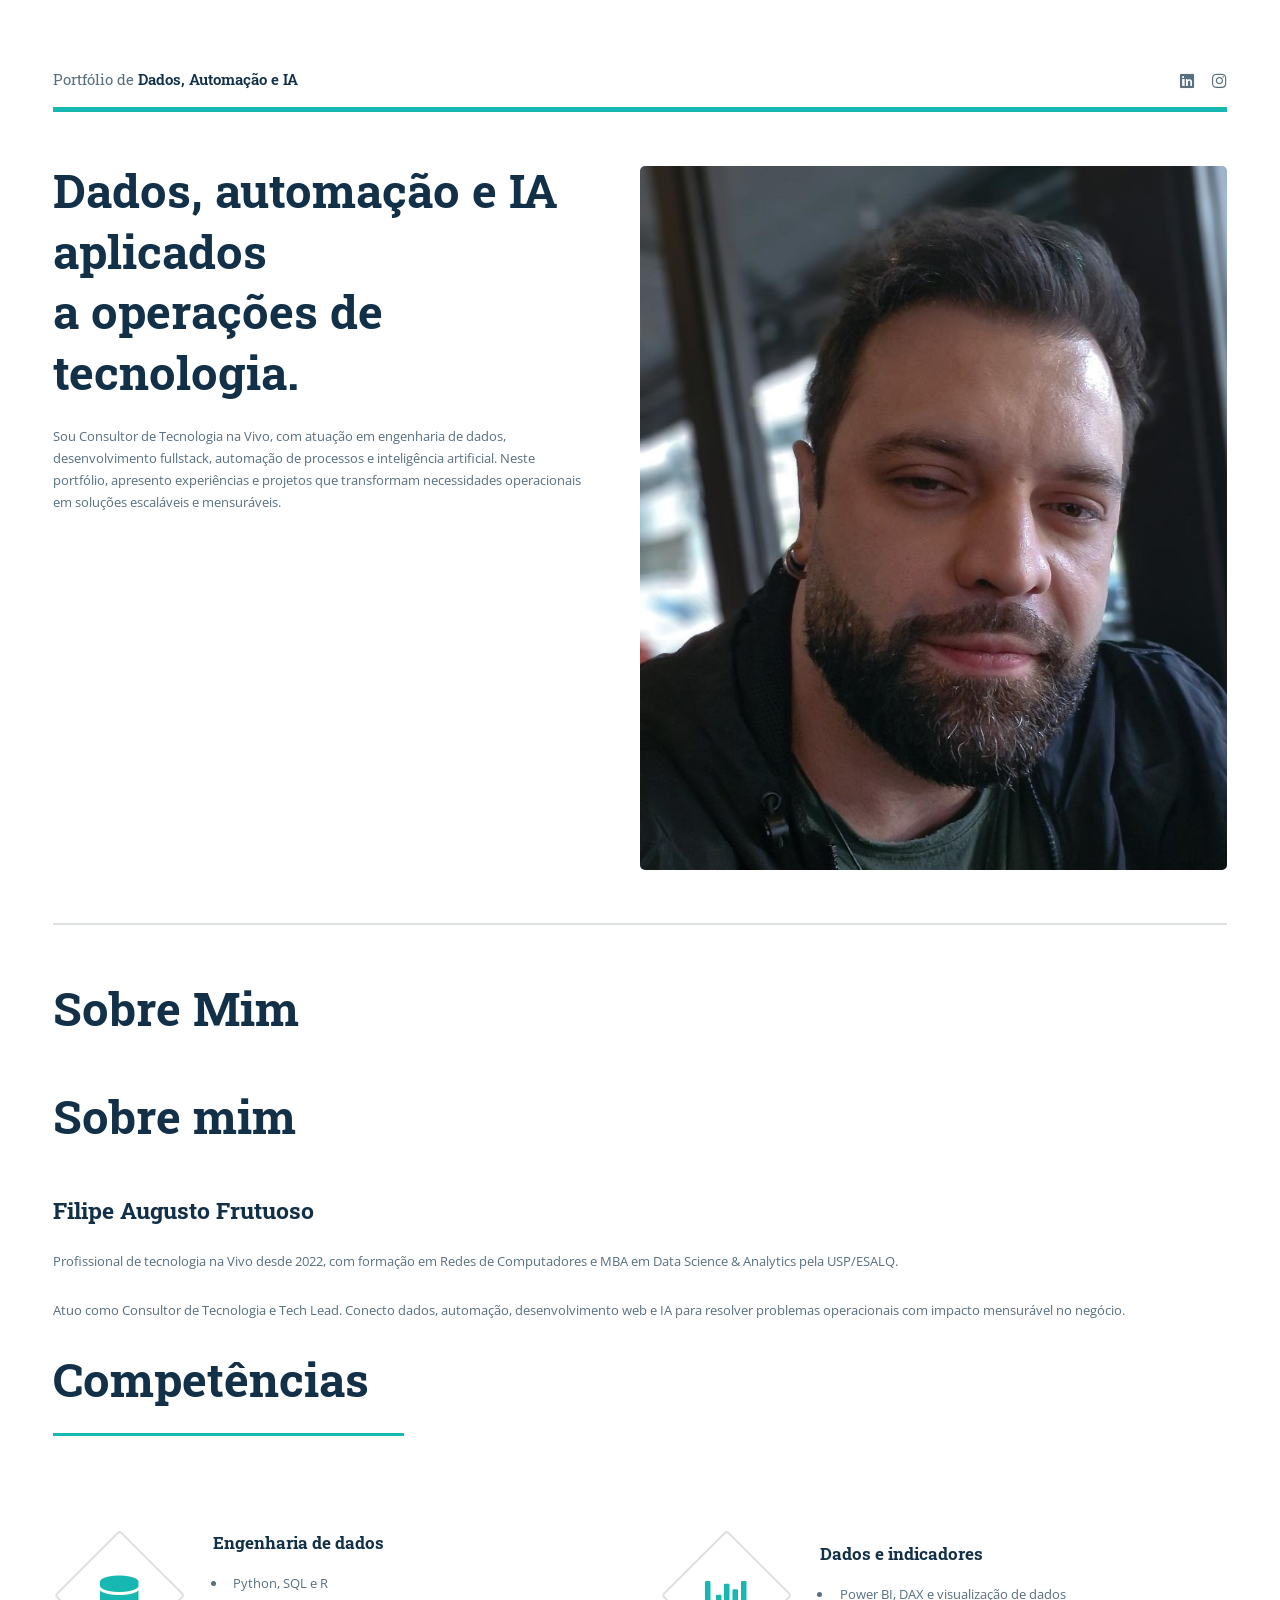
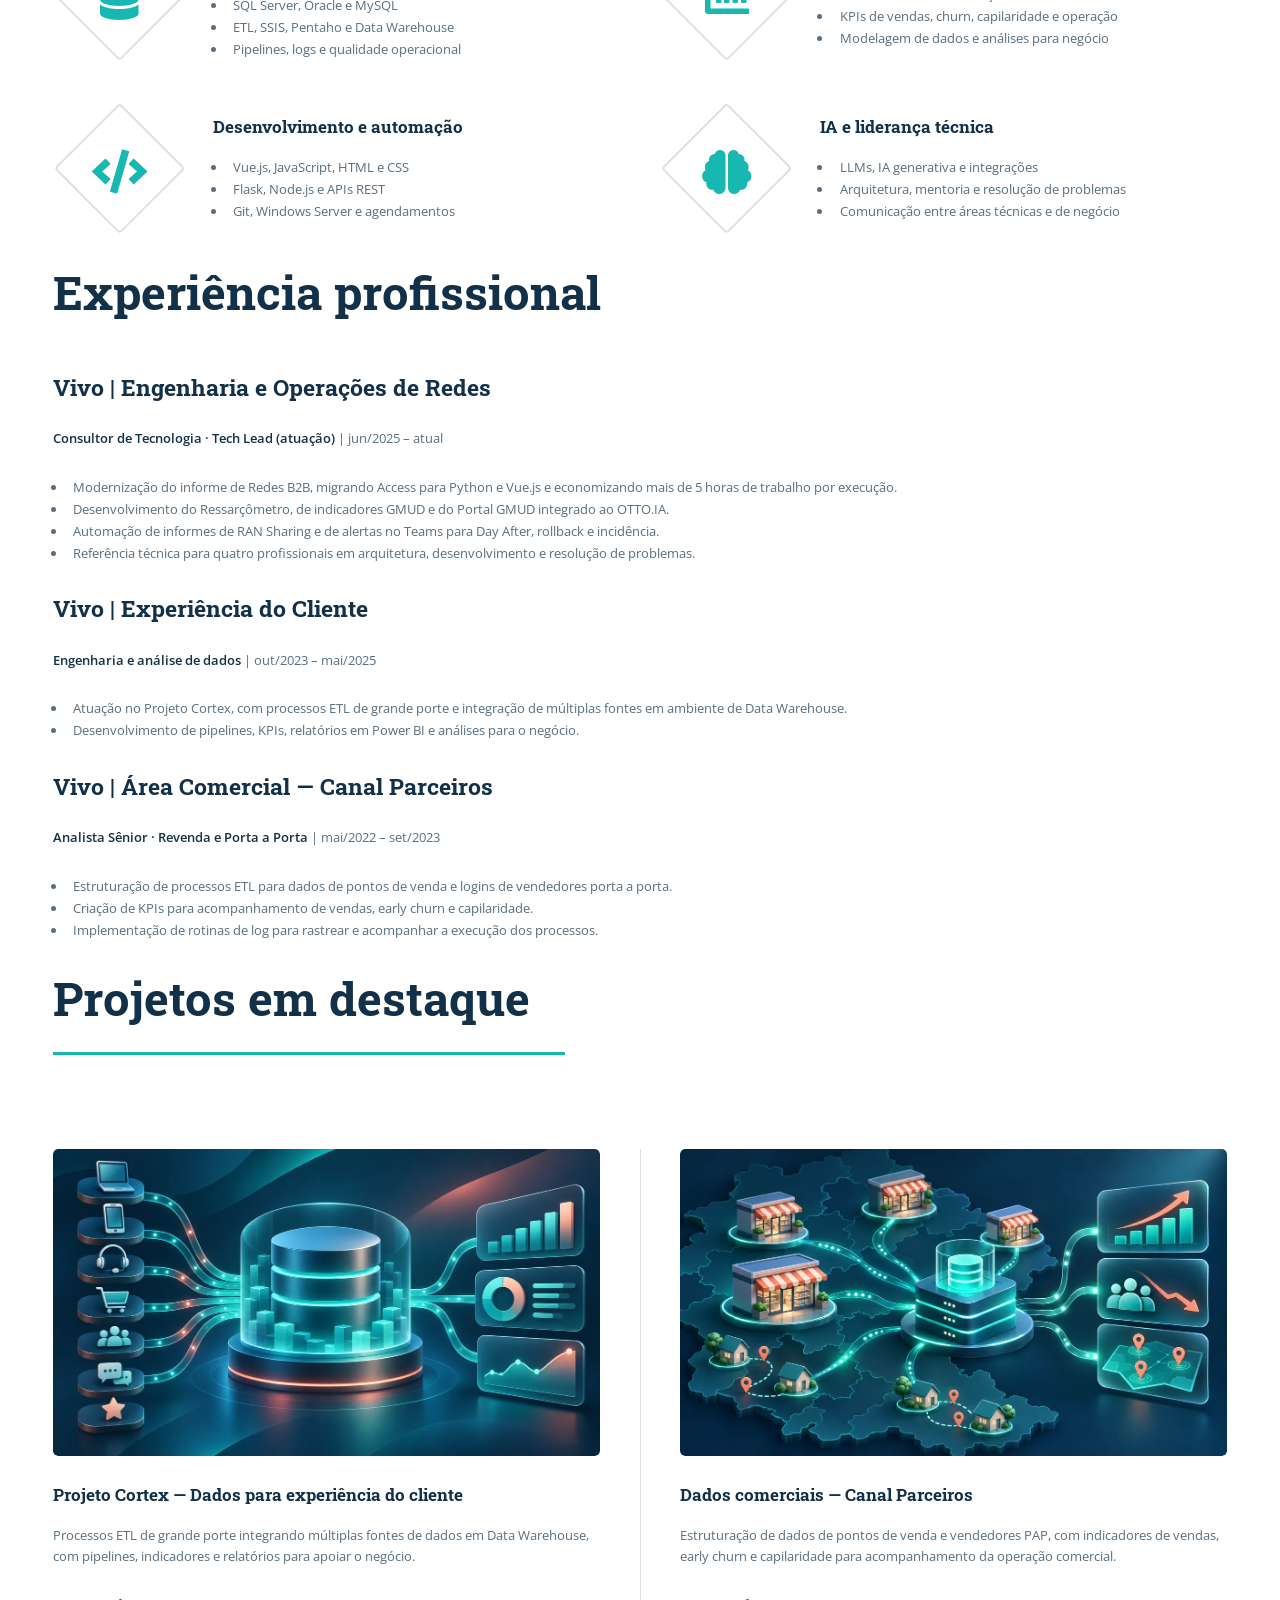
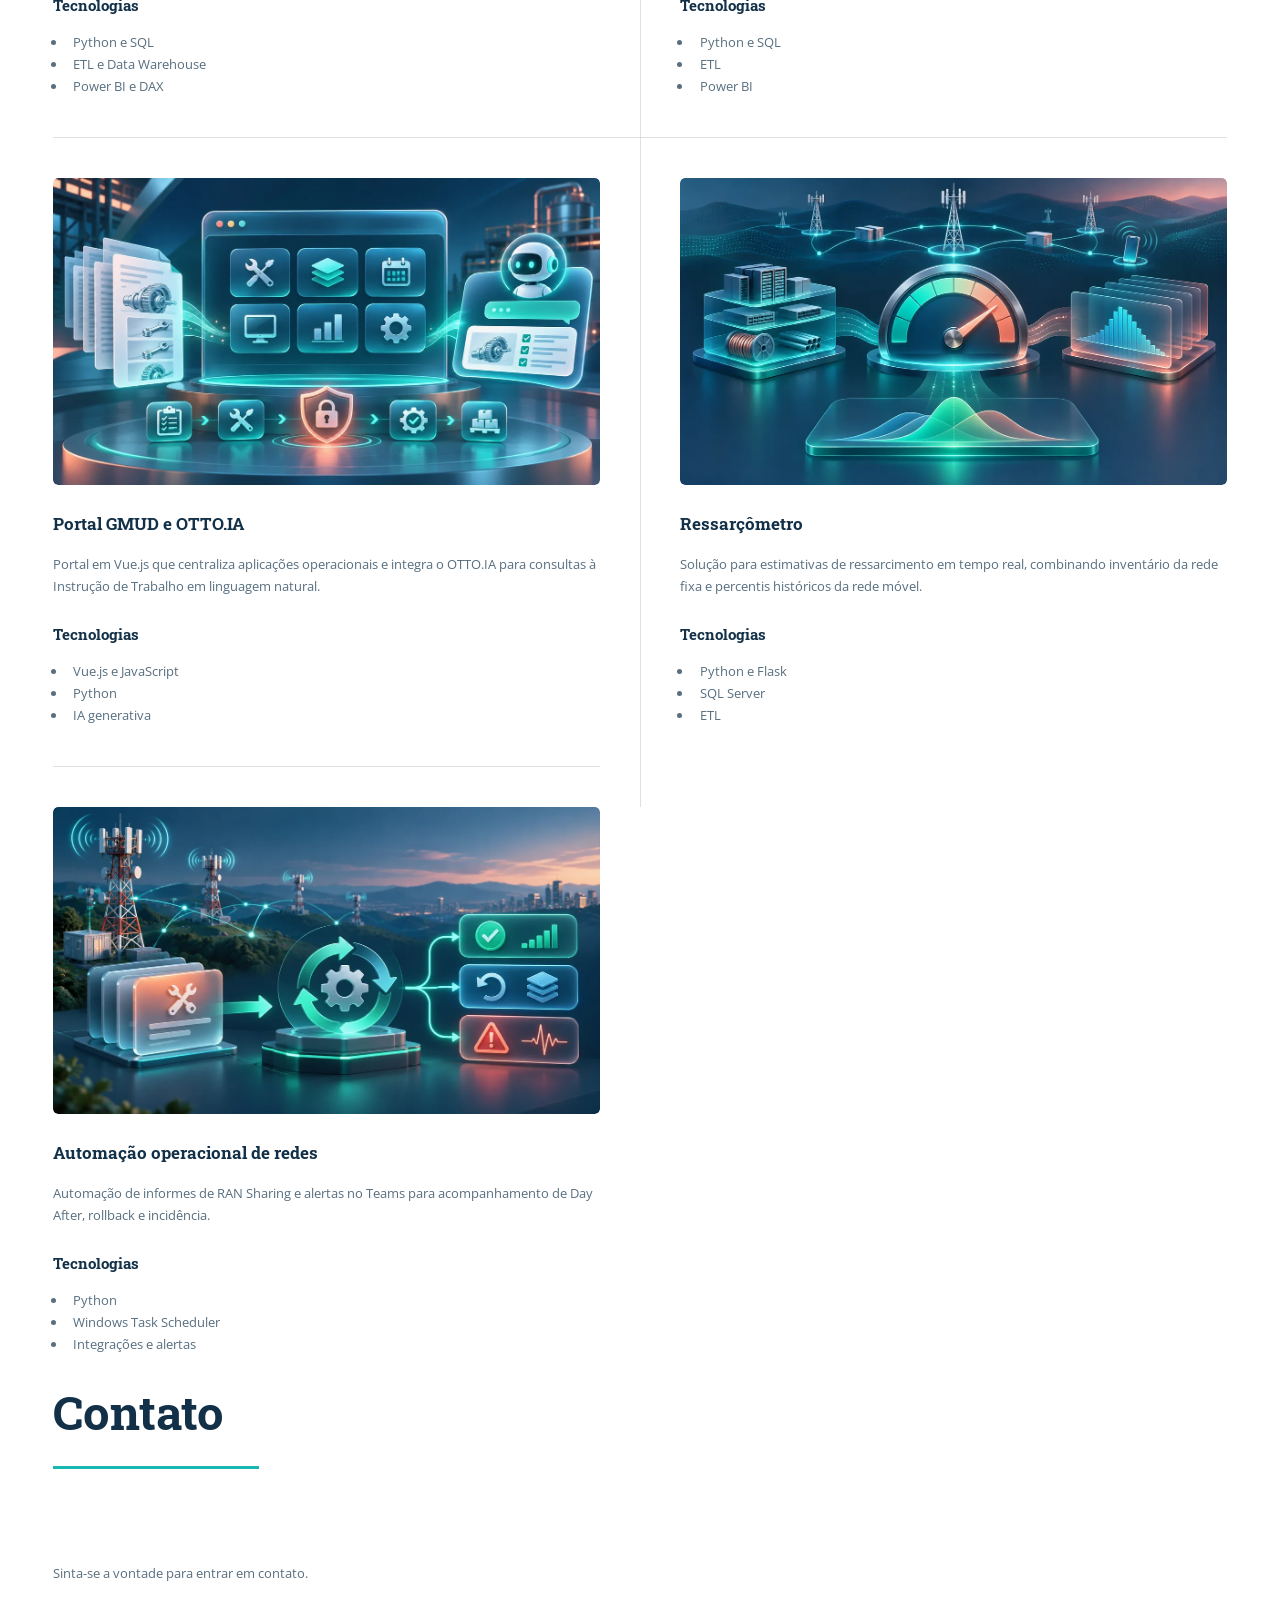
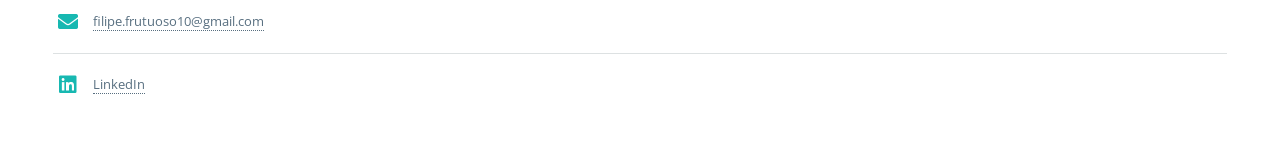
<file: index.html>
<!DOCTYPE HTML>
<!--
	Editorial by HTML5 UP
	html5up.net | @ajlkn
	Free for personal and commercial use under the CCA 3.0 license (html5up.net/license)
-->
<html>

<head>
	<title>Portfólio de Dados, Automação e IA | Filipe Frutuoso</title>
	<meta charset="utf-8" />
	<meta name="viewport" content="width=device-width, initial-scale=1, user-scalable=no" />
	<link rel="stylesheet" href="assets/css/main.css?v=a2f85059" />
</head>

<body class="is-preload">

	<!-- Wrapper -->
	<div id="wrapper">

		<!-- Main -->
		<div id="main">
			<div class="inner">

				<!-- Header -->
				<header id="header">
					<a href="index.html" class="logo">Portfólio de <strong>Dados, Automação e IA</strong></a>
					<ul class="icons">
						<li><a href="https://www.linkedin.com/in/filipe-augusto-frutuoso/"
								class="icon brands fa-linkedin"><span class="label">LinkedIn</span></a></li>
						<!--<li><a href="https://www.facebook.com/filipe.frutuoso/" class="icon brands fa-facebook-f"><span class="label">Facebook</span></a></li>-->
						<li><a href="https://www.instagram.com/lipefrutuoso/" class="icon brands fa-instagram"><span
									class="label">Instagram</span></a></li>
					</ul>
				</header>

				<!-- Banner -->
				<section id="banner">
					<div class="content">
						<header>
							<h1>Dados, automação e IA aplicados<br />a operações de tecnologia.</h1>
						</header>
						<p>Sou Consultor de Tecnologia na Vivo, com atuação em engenharia de dados, desenvolvimento fullstack, automação de processos e inteligência artificial. Neste portfólio, apresento experiências e projetos que transformam necessidades operacionais em soluções escaláveis e mensuráveis.</p>
					</div>
					<span class="image object">
						<img src="images/Perfil2.jpg" alt="Filipe Augusto Frutuoso" />
					</span>
				</section>
				<!-- Content -->
				<section>
					<header class="main">
						<h1>Sobre Mim</h1>
					</header>

					<!-- Sobre Mim -->
				<section>
					<header class="main">
						<h1>Sobre mim</h1>
					</header>
					<h2 id="content">Filipe Augusto Frutuoso</h2>
					<p>Profissional de tecnologia na Vivo desde 2022, com formação em Redes de Computadores e MBA em Data Science &amp; Analytics pela USP/ESALQ.</p>
					<p>Atuo como Consultor de Tecnologia e Tech Lead. Conecto dados, automação, desenvolvimento web e IA para resolver problemas operacionais com impacto mensurável no negócio.</p>
				</section>
				<!-- Section -->
				<section>
					<header class="major">
						<h1>Competências</h1>
					</header>
					<div class="features">
						<article>
							<span class="icon solid fa-database"></span>
							<div class="content">
								<h3>Engenharia de dados</h3>
								<ul>
									<li>Python, SQL e R</li>
									<li>SQL Server, Oracle e MySQL</li>
									<li>ETL, SSIS, Pentaho e Data Warehouse</li>
									<li>Pipelines, logs e qualidade operacional</li>
								</ul>
							</div>
						</article>
						<article>
							<span class="icon solid fa-chart-bar"></span>
							<div class="content">
								<h3>Dados e indicadores</h3>
								<ul>
									<li>Power BI, DAX e visualização de dados</li>
									<li>KPIs de vendas, churn, capilaridade e operação</li>
									<li>Modelagem de dados e análises para negócio</li>
								</ul>
							</div>
						</article>
						<article>
							<span class="icon solid fa-code"></span>
							<div class="content">
								<h3>Desenvolvimento e automação</h3>
								<ul>
									<li>Vue.js, JavaScript, HTML e CSS</li>
									<li>Flask, Node.js e APIs REST</li>
									<li>Git, Windows Server e agendamentos</li>
								</ul>
							</div>
						</article>
						<article>
							<span class="icon solid fa-brain"></span>
							<div class="content">
								<h3>IA e liderança técnica</h3>
								<ul>
									<li>LLMs, IA generativa e integrações</li>
									<li>Arquitetura, mentoria e resolução de problemas</li>
									<li>Comunicação entre áreas técnicas e de negócio</li>
								</ul>
							</div>
						</article>
					</div>
				</section>
				
				<!-- Experiências -->
				<section>
					<header class="main">
						<h1>Experiência profissional</h1>
					</header>
					<h2 id="content">Vivo | Engenharia e Operações de Redes</h2>
					<p><strong>Consultor de Tecnologia · Tech Lead (atuação)</strong> | jun/2025 – atual</p>
					<ul>
						<li>Modernização do informe de Redes B2B, migrando Access para Python e Vue.js e economizando mais de 5 horas de trabalho por execução.</li>
						<li>Desenvolvimento do Ressarçômetro, de indicadores GMUD e do Portal GMUD integrado ao OTTO.IA.</li>
						<li>Automação de informes de RAN Sharing e de alertas no Teams para Day After, rollback e incidência.</li>
						<li>Referência técnica para quatro profissionais em arquitetura, desenvolvimento e resolução de problemas.</li>
					</ul>
					<h2 id="content">Vivo | Experiência do Cliente</h2>
					<p><strong>Engenharia e análise de dados</strong> | out/2023 – mai/2025</p>
					<ul>
						<li>Atuação no Projeto Cortex, com processos ETL de grande porte e integração de múltiplas fontes em ambiente de Data Warehouse.</li>
						<li>Desenvolvimento de pipelines, KPIs, relatórios em Power BI e análises para o negócio.</li>
					</ul>
					<h2 id="content">Vivo | Área Comercial — Canal Parceiros</h2>
					<p><strong>Analista Sênior · Revenda e Porta a Porta</strong> | mai/2022 – set/2023</p>
					<ul>
						<li>Estruturação de processos ETL para dados de pontos de venda e logins de vendedores porta a porta.</li>
						<li>Criação de KPIs para acompanhamento de vendas, early churn e capilaridade.</li>
						<li>Implementação de rotinas de log para rastrear e acompanhar a execução dos processos.</li>
					</ul>
				</section>

				
				<!-- Projetos -->
				<section>
					<header class="major">
						<h1>Projetos em destaque</h1>
					</header>
					<div class="posts">
						<article>
							<a href="#" class="image"><img src="images/projects/cortex.webp" alt="Projeto de dados para experiência do cliente" /></a>
							<h3>Projeto Cortex — Dados para experiência do cliente</h3>
							<p>Processos ETL de grande porte integrando múltiplas fontes de dados em Data Warehouse, com pipelines, indicadores e relatórios para apoiar o negócio.</p>
							<h4>Tecnologias</h4><ul><li>Python e SQL</li><li>ETL e Data Warehouse</li><li>Power BI e DAX</li></ul>
						</article>
						<article>
							<a href="#" class="image"><img src="images/projects/canal-parceiros.webp" alt="Indicadores comerciais" /></a>
							<h3>Dados comerciais — Canal Parceiros</h3>
							<p>Estruturação de dados de pontos de venda e vendedores PAP, com indicadores de vendas, early churn e capilaridade para acompanhamento da operação comercial.</p>
							<h4>Tecnologias</h4><ul><li>Python e SQL</li><li>ETL</li><li>Power BI</li></ul>
						</article>
						<article>
							<a href="#" class="image"><img src="images/projects/portal-gmud.webp" alt="Portal GMUD" /></a>
							<h3>Portal GMUD e OTTO.IA</h3>
							<p>Portal em Vue.js que centraliza aplicações operacionais e integra o OTTO.IA para consultas à Instrução de Trabalho em linguagem natural.</p>
							<h4>Tecnologias</h4><ul><li>Vue.js e JavaScript</li><li>Python</li><li>IA generativa</li></ul>
						</article>
						<article>
							<a href="#" class="image"><img src="images/projects/ressarcometro.webp" alt="Ressarçômetro" /></a>
							<h3>Ressarçômetro</h3>
							<p>Solução para estimativas de ressarcimento em tempo real, combinando inventário da rede fixa e percentis históricos da rede móvel.</p>
							<h4>Tecnologias</h4><ul><li>Python e Flask</li><li>SQL Server</li><li>ETL</li></ul>
						</article>
						<article>
							<a href="#" class="image"><img src="images/projects/automacao-redes.webp" alt="Automação operacional" /></a>
							<h3>Automação operacional de redes</h3>
							<p>Automação de informes de RAN Sharing e alertas no Teams para acompanhamento de Day After, rollback e incidência.</p>
							<h4>Tecnologias</h4><ul><li>Python</li><li>Windows Task Scheduler</li><li>Integrações e alertas</li></ul>
						</article>
					</div>
				</section>

				<!-- Section -->
				<section>
					<header class="major">
						<h1>Contato</h1>
					</header>
					<p>Sinta-se a vontade para entrar em contato.</p>
					<ul class="contact">
						<li class="icon solid fa-envelope"><a
								href="mailto:filipe.frutuoso10@gmail.com">filipe.frutuoso10@gmail.com</a></li>
						<li class="icon brands fa-linkedin"><a
								href="https://www.linkedin.com/in/filipe-augusto-frutuoso/">LinkedIn</a> </li>
					</ul>
				</section>

			</div>
			<!-- Scripts -->
			<script src="assets/js/jquery.min.js"></script>
			<script src="assets/js/browser.min.js"></script>
			<script src="assets/js/breakpoints.min.js"></script>
			<script src="assets/js/util.js"></script>
			<script src="assets/js/main.js"></script>

</body>

</html>
</file>
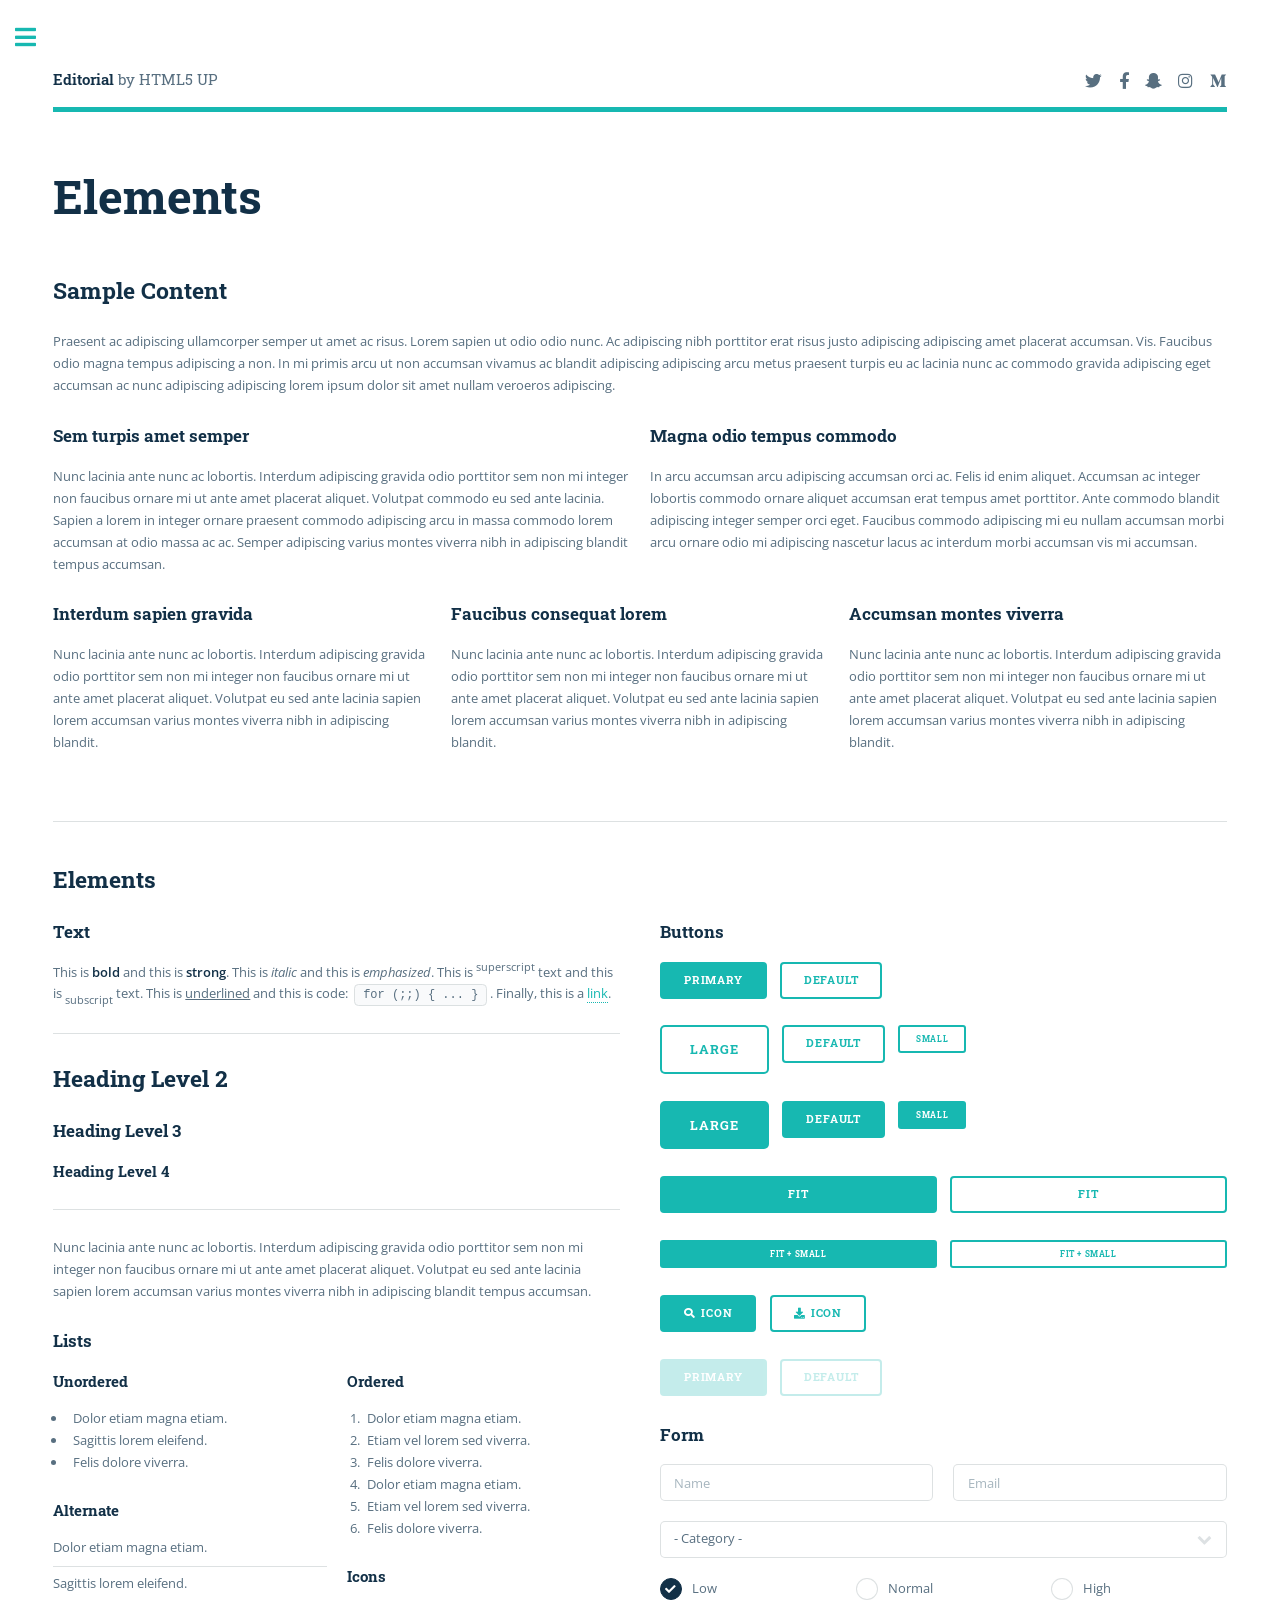
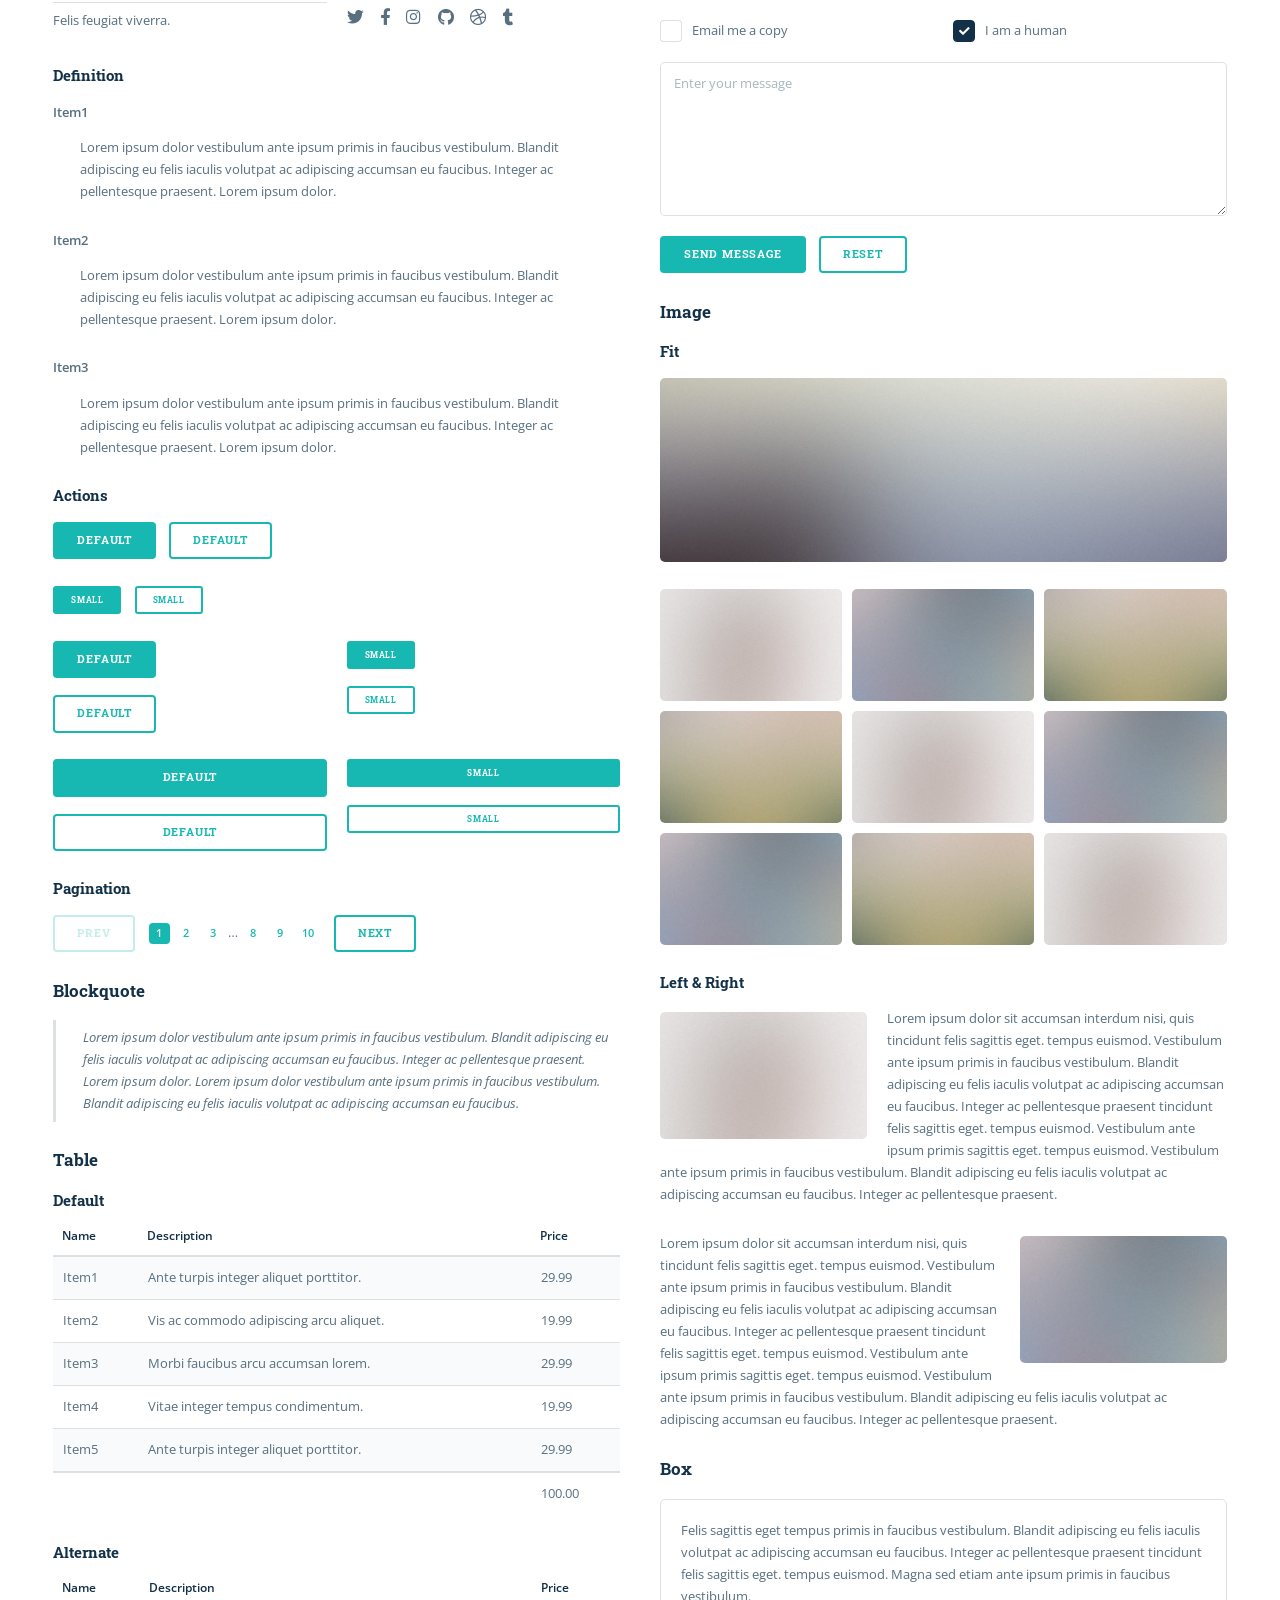
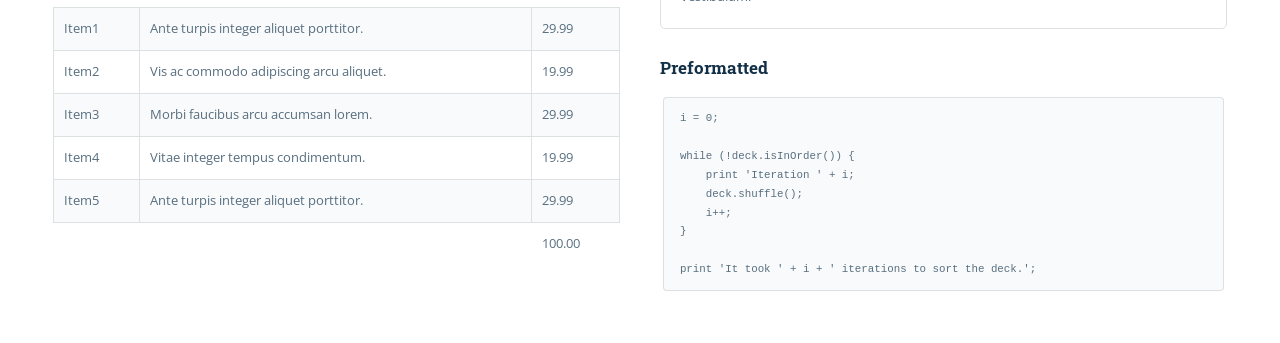
<file: elements.html>
<!DOCTYPE HTML>
<!--
	Editorial by HTML5 UP
	html5up.net | @ajlkn
	Free for personal and commercial use under the CCA 3.0 license (html5up.net/license)
-->
<html>
	<head>
		<title>Elements - Editorial by HTML5 UP</title>
		<meta charset="utf-8" />
		<meta name="viewport" content="width=device-width, initial-scale=1, user-scalable=no" />
		<link rel="stylesheet" href="assets/css/main.css" />
	</head>
	<body class="is-preload">

		<!-- Wrapper -->
			<div id="wrapper">

				<!-- Main -->
					<div id="main">
						<div class="inner">

							<!-- Header -->
								<header id="header">
									<a href="index.html" class="logo"><strong>Editorial</strong> by HTML5 UP</a>
									<ul class="icons">
										<li><a href="#" class="icon brands fa-twitter"><span class="label">Twitter</span></a></li>
										<li><a href="#" class="icon brands fa-facebook-f"><span class="label">Facebook</span></a></li>
										<li><a href="#" class="icon brands fa-snapchat-ghost"><span class="label">Snapchat</span></a></li>
										<li><a href="#" class="icon brands fa-instagram"><span class="label">Instagram</span></a></li>
										<li><a href="#" class="icon brands fa-medium-m"><span class="label">Medium</span></a></li>
									</ul>
								</header>

							<!-- Content -->
								<section>
									<header class="main">
										<h1>Elements</h1>
									</header>

									<!-- Content -->
										<h2 id="content">Sample Content</h2>
										<p>Praesent ac adipiscing ullamcorper semper ut amet ac risus. Lorem sapien ut odio odio nunc. Ac adipiscing nibh porttitor erat risus justo adipiscing adipiscing amet placerat accumsan. Vis. Faucibus odio magna tempus adipiscing a non. In mi primis arcu ut non accumsan vivamus ac blandit adipiscing adipiscing arcu metus praesent turpis eu ac lacinia nunc ac commodo gravida adipiscing eget accumsan ac nunc adipiscing adipiscing lorem ipsum dolor sit amet nullam veroeros adipiscing.</p>
										<div class="row">
											<div class="col-6 col-12-small">
												<h3>Sem turpis amet semper</h3>
												<p>Nunc lacinia ante nunc ac lobortis. Interdum adipiscing gravida odio porttitor sem non mi integer non faucibus ornare mi ut ante amet placerat aliquet. Volutpat commodo eu sed ante lacinia. Sapien a lorem in integer ornare praesent commodo adipiscing arcu in massa commodo lorem accumsan at odio massa ac ac. Semper adipiscing varius montes viverra nibh in adipiscing blandit tempus accumsan.</p>
											</div>
											<div class="col-6 col-12-small">
												<h3>Magna odio tempus commodo</h3>
												<p>In arcu accumsan arcu adipiscing accumsan orci ac. Felis id enim aliquet. Accumsan ac integer lobortis commodo ornare aliquet accumsan erat tempus amet porttitor. Ante commodo blandit adipiscing integer semper orci eget. Faucibus commodo adipiscing mi eu nullam accumsan morbi arcu ornare odio mi adipiscing nascetur lacus ac interdum morbi accumsan vis mi accumsan.</p>
											</div>
											<!-- Break -->
											<div class="col-4 col-12-medium">
												<h3>Interdum sapien gravida</h3>
												<p>Nunc lacinia ante nunc ac lobortis. Interdum adipiscing gravida odio porttitor sem non mi integer non faucibus ornare mi ut ante amet placerat aliquet. Volutpat eu sed ante lacinia sapien lorem accumsan varius montes viverra nibh in adipiscing blandit.</p>
											</div>
											<div class="col-4 col-12-medium">
												<h3>Faucibus consequat lorem</h3>
												<p>Nunc lacinia ante nunc ac lobortis. Interdum adipiscing gravida odio porttitor sem non mi integer non faucibus ornare mi ut ante amet placerat aliquet. Volutpat eu sed ante lacinia sapien lorem accumsan varius montes viverra nibh in adipiscing blandit.</p>
											</div>
											<div class="col-4 col-12-medium">
												<h3>Accumsan montes viverra</h3>
												<p>Nunc lacinia ante nunc ac lobortis. Interdum adipiscing gravida odio porttitor sem non mi integer non faucibus ornare mi ut ante amet placerat aliquet. Volutpat eu sed ante lacinia sapien lorem accumsan varius montes viverra nibh in adipiscing blandit.</p>
											</div>
										</div>

									<hr class="major" />

									<!-- Elements -->
										<h2 id="elements">Elements</h2>
										<div class="row gtr-200">
											<div class="col-6 col-12-medium">

												<!-- Text stuff -->
													<h3>Text</h3>
													<p>This is <b>bold</b> and this is <strong>strong</strong>. This is <i>italic</i> and this is <em>emphasized</em>.
													This is <sup>superscript</sup> text and this is <sub>subscript</sub> text.
													This is <u>underlined</u> and this is code: <code>for (;;) { ... }</code>.
													Finally, this is a <a href="#">link</a>.</p>
													<hr />
													<h2>Heading Level 2</h2>
													<h3>Heading Level 3</h3>
													<h4>Heading Level 4</h4>
													<hr />
													<p>Nunc lacinia ante nunc ac lobortis. Interdum adipiscing gravida odio porttitor sem non mi integer non faucibus ornare mi ut ante amet placerat aliquet. Volutpat eu sed ante lacinia sapien lorem accumsan varius montes viverra nibh in adipiscing blandit tempus accumsan.</p>

												<!-- Lists -->
													<h3>Lists</h3>
													<div class="row">
														<div class="col-6 col-12-small">

															<h4>Unordered</h4>
															<ul>
																<li>Dolor etiam magna etiam.</li>
																<li>Sagittis lorem eleifend.</li>
																<li>Felis dolore viverra.</li>
															</ul>

															<h4>Alternate</h4>
															<ul class="alt">
																<li>Dolor etiam magna etiam.</li>
																<li>Sagittis lorem eleifend.</li>
																<li>Felis feugiat viverra.</li>
															</ul>

														</div>
														<div class="col-6 col-12-small">

															<h4>Ordered</h4>
															<ol>
																<li>Dolor etiam magna etiam.</li>
																<li>Etiam vel lorem sed viverra.</li>
																<li>Felis dolore viverra.</li>
																<li>Dolor etiam magna etiam.</li>
																<li>Etiam vel lorem sed viverra.</li>
																<li>Felis dolore viverra.</li>
															</ol>

															<h4>Icons</h4>
															<ul class="icons">
																<li><a href="#" class="icon brands fa-twitter"><span class="label">Twitter</span></a></li>
																<li><a href="#" class="icon brands fa-facebook-f"><span class="label">Facebook</span></a></li>
																<li><a href="#" class="icon brands fa-instagram"><span class="label">Instagram</span></a></li>
																<li><a href="#" class="icon brands fa-github"><span class="label">Github</span></a></li>
																<li><a href="#" class="icon brands fa-dribbble"><span class="label">Dribbble</span></a></li>
																<li><a href="#" class="icon brands fa-tumblr"><span class="label">Tumblr</span></a></li>
															</ul>

														</div>
													</div>
													<h4>Definition</h4>
													<dl>
														<dt>Item1</dt>
														<dd>
															<p>Lorem ipsum dolor vestibulum ante ipsum primis in faucibus vestibulum. Blandit adipiscing eu felis iaculis volutpat ac adipiscing accumsan eu faucibus. Integer ac pellentesque praesent. Lorem ipsum dolor.</p>
														</dd>
														<dt>Item2</dt>
														<dd>
															<p>Lorem ipsum dolor vestibulum ante ipsum primis in faucibus vestibulum. Blandit adipiscing eu felis iaculis volutpat ac adipiscing accumsan eu faucibus. Integer ac pellentesque praesent. Lorem ipsum dolor.</p>
														</dd>
														<dt>Item3</dt>
														<dd>
															<p>Lorem ipsum dolor vestibulum ante ipsum primis in faucibus vestibulum. Blandit adipiscing eu felis iaculis volutpat ac adipiscing accumsan eu faucibus. Integer ac pellentesque praesent. Lorem ipsum dolor.</p>
														</dd>
													</dl>

													<h4>Actions</h4>
													<ul class="actions">
														<li><a href="#" class="button primary">Default</a></li>
														<li><a href="#" class="button">Default</a></li>
													</ul>
													<ul class="actions small">
														<li><a href="#" class="button primary small">Small</a></li>
														<li><a href="#" class="button small">Small</a></li>
													</ul>
													<div class="row">
														<div class="col-6 col-12-small">
															<ul class="actions stacked">
																<li><a href="#" class="button primary">Default</a></li>
																<li><a href="#" class="button">Default</a></li>
															</ul>
														</div>
														<div class="col-6 col-12-small">
															<ul class="actions stacked">
																<li><a href="#" class="button primary small">Small</a></li>
																<li><a href="#" class="button small">Small</a></li>
															</ul>
														</div>
														<div class="col-6 col-12-small">
															<ul class="actions stacked">
																<li><a href="#" class="button primary fit">Default</a></li>
																<li><a href="#" class="button fit">Default</a></li>
															</ul>
														</div>
														<div class="col-6 col-12-small">
															<ul class="actions stacked">
																<li><a href="#" class="button primary small fit">Small</a></li>
																<li><a href="#" class="button small fit">Small</a></li>
															</ul>
														</div>
													</div>

													<h4>Pagination</h4>
													<ul class="pagination">
														<li><span class="button disabled">Prev</span></li>
														<li><a href="#" class="page active">1</a></li>
														<li><a href="#" class="page">2</a></li>
														<li><a href="#" class="page">3</a></li>
														<li><span>&hellip;</span></li>
														<li><a href="#" class="page">8</a></li>
														<li><a href="#" class="page">9</a></li>
														<li><a href="#" class="page">10</a></li>
														<li><a href="#" class="button">Next</a></li>
													</ul>

												<!-- Blockquote -->
													<h3>Blockquote</h3>
													<blockquote>Lorem ipsum dolor vestibulum ante ipsum primis in faucibus vestibulum. Blandit adipiscing eu felis iaculis volutpat ac adipiscing accumsan eu faucibus. Integer ac pellentesque praesent. Lorem ipsum dolor. Lorem ipsum dolor vestibulum ante ipsum primis in faucibus vestibulum. Blandit adipiscing eu felis iaculis volutpat ac adipiscing accumsan eu faucibus.</blockquote>

												<!-- Table -->
													<h3>Table</h3>

													<h4>Default</h4>
													<div class="table-wrapper">
														<table>
															<thead>
																<tr>
																	<th>Name</th>
																	<th>Description</th>
																	<th>Price</th>
																</tr>
															</thead>
															<tbody>
																<tr>
																	<td>Item1</td>
																	<td>Ante turpis integer aliquet porttitor.</td>
																	<td>29.99</td>
																</tr>
																<tr>
																	<td>Item2</td>
																	<td>Vis ac commodo adipiscing arcu aliquet.</td>
																	<td>19.99</td>
																</tr>
																<tr>
																	<td>Item3</td>
																	<td> Morbi faucibus arcu accumsan lorem.</td>
																	<td>29.99</td>
																</tr>
																<tr>
																	<td>Item4</td>
																	<td>Vitae integer tempus condimentum.</td>
																	<td>19.99</td>
																</tr>
																<tr>
																	<td>Item5</td>
																	<td>Ante turpis integer aliquet porttitor.</td>
																	<td>29.99</td>
																</tr>
															</tbody>
															<tfoot>
																<tr>
																	<td colspan="2"></td>
																	<td>100.00</td>
																</tr>
															</tfoot>
														</table>
													</div>

													<h4>Alternate</h4>
													<div class="table-wrapper">
														<table class="alt">
															<thead>
																<tr>
																	<th>Name</th>
																	<th>Description</th>
																	<th>Price</th>
																</tr>
															</thead>
															<tbody>
																<tr>
																	<td>Item1</td>
																	<td>Ante turpis integer aliquet porttitor.</td>
																	<td>29.99</td>
																</tr>
																<tr>
																	<td>Item2</td>
																	<td>Vis ac commodo adipiscing arcu aliquet.</td>
																	<td>19.99</td>
																</tr>
																<tr>
																	<td>Item3</td>
																	<td> Morbi faucibus arcu accumsan lorem.</td>
																	<td>29.99</td>
																</tr>
																<tr>
																	<td>Item4</td>
																	<td>Vitae integer tempus condimentum.</td>
																	<td>19.99</td>
																</tr>
																<tr>
																	<td>Item5</td>
																	<td>Ante turpis integer aliquet porttitor.</td>
																	<td>29.99</td>
																</tr>
															</tbody>
															<tfoot>
																<tr>
																	<td colspan="2"></td>
																	<td>100.00</td>
																</tr>
															</tfoot>
														</table>
													</div>

											</div>
											<div class="col-6 col-12-medium">

												<!-- Buttons -->
													<h3>Buttons</h3>
													<ul class="actions">
														<li><a href="#" class="button primary">Primary</a></li>
														<li><a href="#" class="button">Default</a></li>
													</ul>
													<ul class="actions">
														<li><a href="#" class="button large">Large</a></li>
														<li><a href="#" class="button">Default</a></li>
														<li><a href="#" class="button small">Small</a></li>
													</ul>
													<ul class="actions">
														<li><a href="#" class="button primary large">Large</a></li>
														<li><a href="#" class="button primary">Default</a></li>
														<li><a href="#" class="button primary small">Small</a></li>
													</ul>
													<ul class="actions fit">
														<li><a href="#" class="button primary fit">Fit</a></li>
														<li><a href="#" class="button fit">Fit</a></li>
													</ul>
													<ul class="actions fit small">
														<li><a href="#" class="button primary fit small">Fit + Small</a></li>
														<li><a href="#" class="button fit small">Fit + Small</a></li>
													</ul>
													<ul class="actions">
														<li><a href="#" class="button primary icon solid fa-search">Icon</a></li>
														<li><a href="#" class="button icon solid fa-download">Icon</a></li>
													</ul>
													<ul class="actions">
														<li><span class="button primary disabled">Primary</span></li>
														<li><span class="button disabled">Default</span></li>
													</ul>

												<!-- Form -->
													<h3>Form</h3>

													<form method="post" action="#">
														<div class="row gtr-uniform">
															<div class="col-6 col-12-xsmall">
																<input type="text" name="demo-name" id="demo-name" value="" placeholder="Name" />
															</div>
															<div class="col-6 col-12-xsmall">
																<input type="email" name="demo-email" id="demo-email" value="" placeholder="Email" />
															</div>
															<!-- Break -->
															<div class="col-12">
																<select name="demo-category" id="demo-category">
																	<option value="">- Category -</option>
																	<option value="1">Manufacturing</option>
																	<option value="1">Shipping</option>
																	<option value="1">Administration</option>
																	<option value="1">Human Resources</option>
																</select>
															</div>
															<!-- Break -->
															<div class="col-4 col-12-small">
																<input type="radio" id="demo-priority-low" name="demo-priority" checked>
																<label for="demo-priority-low">Low</label>
															</div>
															<div class="col-4 col-12-small">
																<input type="radio" id="demo-priority-normal" name="demo-priority">
																<label for="demo-priority-normal">Normal</label>
															</div>
															<div class="col-4 col-12-small">
																<input type="radio" id="demo-priority-high" name="demo-priority">
																<label for="demo-priority-high">High</label>
															</div>
															<!-- Break -->
															<div class="col-6 col-12-small">
																<input type="checkbox" id="demo-copy" name="demo-copy">
																<label for="demo-copy">Email me a copy</label>
															</div>
															<div class="col-6 col-12-small">
																<input type="checkbox" id="demo-human" name="demo-human" checked>
																<label for="demo-human">I am a human</label>
															</div>
															<!-- Break -->
															<div class="col-12">
																<textarea name="demo-message" id="demo-message" placeholder="Enter your message" rows="6"></textarea>
															</div>
															<!-- Break -->
															<div class="col-12">
																<ul class="actions">
																	<li><input type="submit" value="Send Message" class="primary" /></li>
																	<li><input type="reset" value="Reset" /></li>
																</ul>
															</div>
														</div>
													</form>

												<!-- Image -->
													<h3>Image</h3>

													<h4>Fit</h4>
													<span class="image fit"><img src="images/pic11.jpg" alt="" /></span>
													<div class="box alt">
														<div class="row gtr-50 gtr-uniform">
															<div class="col-4"><span class="image fit"><img src="images/pic01.jpg" alt="" /></span></div>
															<div class="col-4"><span class="image fit"><img src="images/pic02.jpg" alt="" /></span></div>
															<div class="col-4"><span class="image fit"><img src="images/pic03.jpg" alt="" /></span></div>
															<!-- Break -->
															<div class="col-4"><span class="image fit"><img src="images/pic03.jpg" alt="" /></span></div>
															<div class="col-4"><span class="image fit"><img src="images/pic01.jpg" alt="" /></span></div>
															<div class="col-4"><span class="image fit"><img src="images/pic02.jpg" alt="" /></span></div>
															<!-- Break -->
															<div class="col-4"><span class="image fit"><img src="images/pic02.jpg" alt="" /></span></div>
															<div class="col-4"><span class="image fit"><img src="images/pic03.jpg" alt="" /></span></div>
															<div class="col-4"><span class="image fit"><img src="images/pic01.jpg" alt="" /></span></div>
														</div>
													</div>

													<h4>Left &amp; Right</h4>
													<p><span class="image left"><img src="images/pic01.jpg" alt="" /></span>Lorem ipsum dolor sit accumsan interdum nisi, quis tincidunt felis sagittis eget. tempus euismod. Vestibulum ante ipsum primis in faucibus vestibulum. Blandit adipiscing eu felis iaculis volutpat ac adipiscing accumsan eu faucibus. Integer ac pellentesque praesent tincidunt felis sagittis eget. tempus euismod. Vestibulum ante ipsum primis sagittis eget. tempus euismod. Vestibulum ante ipsum primis in faucibus vestibulum. Blandit adipiscing eu felis iaculis volutpat ac adipiscing accumsan eu faucibus. Integer ac pellentesque praesent.</p>
													<p><span class="image right"><img src="images/pic02.jpg" alt="" /></span>Lorem ipsum dolor sit accumsan interdum nisi, quis tincidunt felis sagittis eget. tempus euismod. Vestibulum ante ipsum primis in faucibus vestibulum. Blandit adipiscing eu felis iaculis volutpat ac adipiscing accumsan eu faucibus. Integer ac pellentesque praesent tincidunt felis sagittis eget. tempus euismod. Vestibulum ante ipsum primis sagittis eget. tempus euismod. Vestibulum ante ipsum primis in faucibus vestibulum. Blandit adipiscing eu felis iaculis volutpat ac adipiscing accumsan eu faucibus. Integer ac pellentesque praesent.</p>

												<!-- Box -->
													<h3>Box</h3>
													<div class="box">
														<p>Felis sagittis eget tempus primis in faucibus vestibulum. Blandit adipiscing eu felis iaculis volutpat ac adipiscing accumsan eu faucibus. Integer ac pellentesque praesent tincidunt felis sagittis eget. tempus euismod. Magna sed etiam ante ipsum primis in faucibus vestibulum.</p>
													</div>

												<!-- Preformatted Code -->
													<h3>Preformatted</h3>
													<pre><code>i = 0;

while (!deck.isInOrder()) {
    print 'Iteration ' + i;
    deck.shuffle();
    i++;
}

print 'It took ' + i + ' iterations to sort the deck.';
</code></pre>

											</div>
										</div>

								</section>

						</div>
					</div>

				<!-- Sidebar -->
					<div id="sidebar">
						<div class="inner">

							<!-- Search -->
								<section id="search" class="alt">
									<form method="post" action="#">
										<input type="text" name="query" id="query" placeholder="Search" />
									</form>
								</section>

							<!-- Menu -->
								<nav id="menu">
									<header class="major">
										<h2>Menu</h2>
									</header>
									<ul>
										<li><a href="index.html">Homepage</a></li>
										<li><a href="generic.html">Generic</a></li>
										<li><a href="elements.html">Elements</a></li>
										<li>
											<span class="opener">Submenu</span>
											<ul>
												<li><a href="#">Lorem Dolor</a></li>
												<li><a href="#">Ipsum Adipiscing</a></li>
												<li><a href="#">Tempus Magna</a></li>
												<li><a href="#">Feugiat Veroeros</a></li>
											</ul>
										</li>
										<li><a href="#">Etiam Dolore</a></li>
										<li><a href="#">Adipiscing</a></li>
										<li>
											<span class="opener">Another Submenu</span>
											<ul>
												<li><a href="#">Lorem Dolor</a></li>
												<li><a href="#">Ipsum Adipiscing</a></li>
												<li><a href="#">Tempus Magna</a></li>
												<li><a href="#">Feugiat Veroeros</a></li>
											</ul>
										</li>
										<li><a href="#">Maximus Erat</a></li>
										<li><a href="#">Sapien Mauris</a></li>
										<li><a href="#">Amet Lacinia</a></li>
									</ul>
								</nav>

							<!-- Section -->
								<section>
									<header class="major">
										<h2>Ante interdum</h2>
									</header>
									<div class="mini-posts">
										<article>
											<a href="#" class="image"><img src="images/pic07.jpg" alt="" /></a>
											<p>Aenean ornare velit lacus, ac varius enim lorem ullamcorper dolore aliquam.</p>
										</article>
										<article>
											<a href="#" class="image"><img src="images/pic08.jpg" alt="" /></a>
											<p>Aenean ornare velit lacus, ac varius enim lorem ullamcorper dolore aliquam.</p>
										</article>
										<article>
											<a href="#" class="image"><img src="images/pic09.jpg" alt="" /></a>
											<p>Aenean ornare velit lacus, ac varius enim lorem ullamcorper dolore aliquam.</p>
										</article>
									</div>
									<ul class="actions">
										<li><a href="#" class="button">More</a></li>
									</ul>
								</section>

							<!-- Section -->
								<section>
									<header class="major">
										<h2>Get in touch</h2>
									</header>
									<p>Sed varius enim lorem ullamcorper dolore aliquam aenean ornare velit lacus, ac varius enim lorem ullamcorper dolore. Proin sed aliquam facilisis ante interdum. Sed nulla amet lorem feugiat tempus aliquam.</p>
									<ul class="contact">
										<li class="icon solid fa-envelope"><a href="#">information@untitled.tld</a></li>
										<li class="icon solid fa-phone">(000) 000-0000</li>
										<li class="icon solid fa-home">1234 Somewhere Road #8254<br />
										Nashville, TN 00000-0000</li>
									</ul>
								</section>

							<!-- Footer -->
								<footer id="footer">
									<p class="copyright">&copy; Untitled. All rights reserved. Demo Images: <a href="https://unsplash.com">Unsplash</a>. Design: <a href="https://html5up.net">HTML5 UP</a>.</p>
								</footer>

						</div>
					</div>

			</div>

		<!-- Scripts -->
			<script src="assets/js/jquery.min.js"></script>
			<script src="assets/js/browser.min.js"></script>
			<script src="assets/js/breakpoints.min.js"></script>
			<script src="assets/js/util.js"></script>
			<script src="assets/js/main.js"></script>

	</body>
</html>
</file>
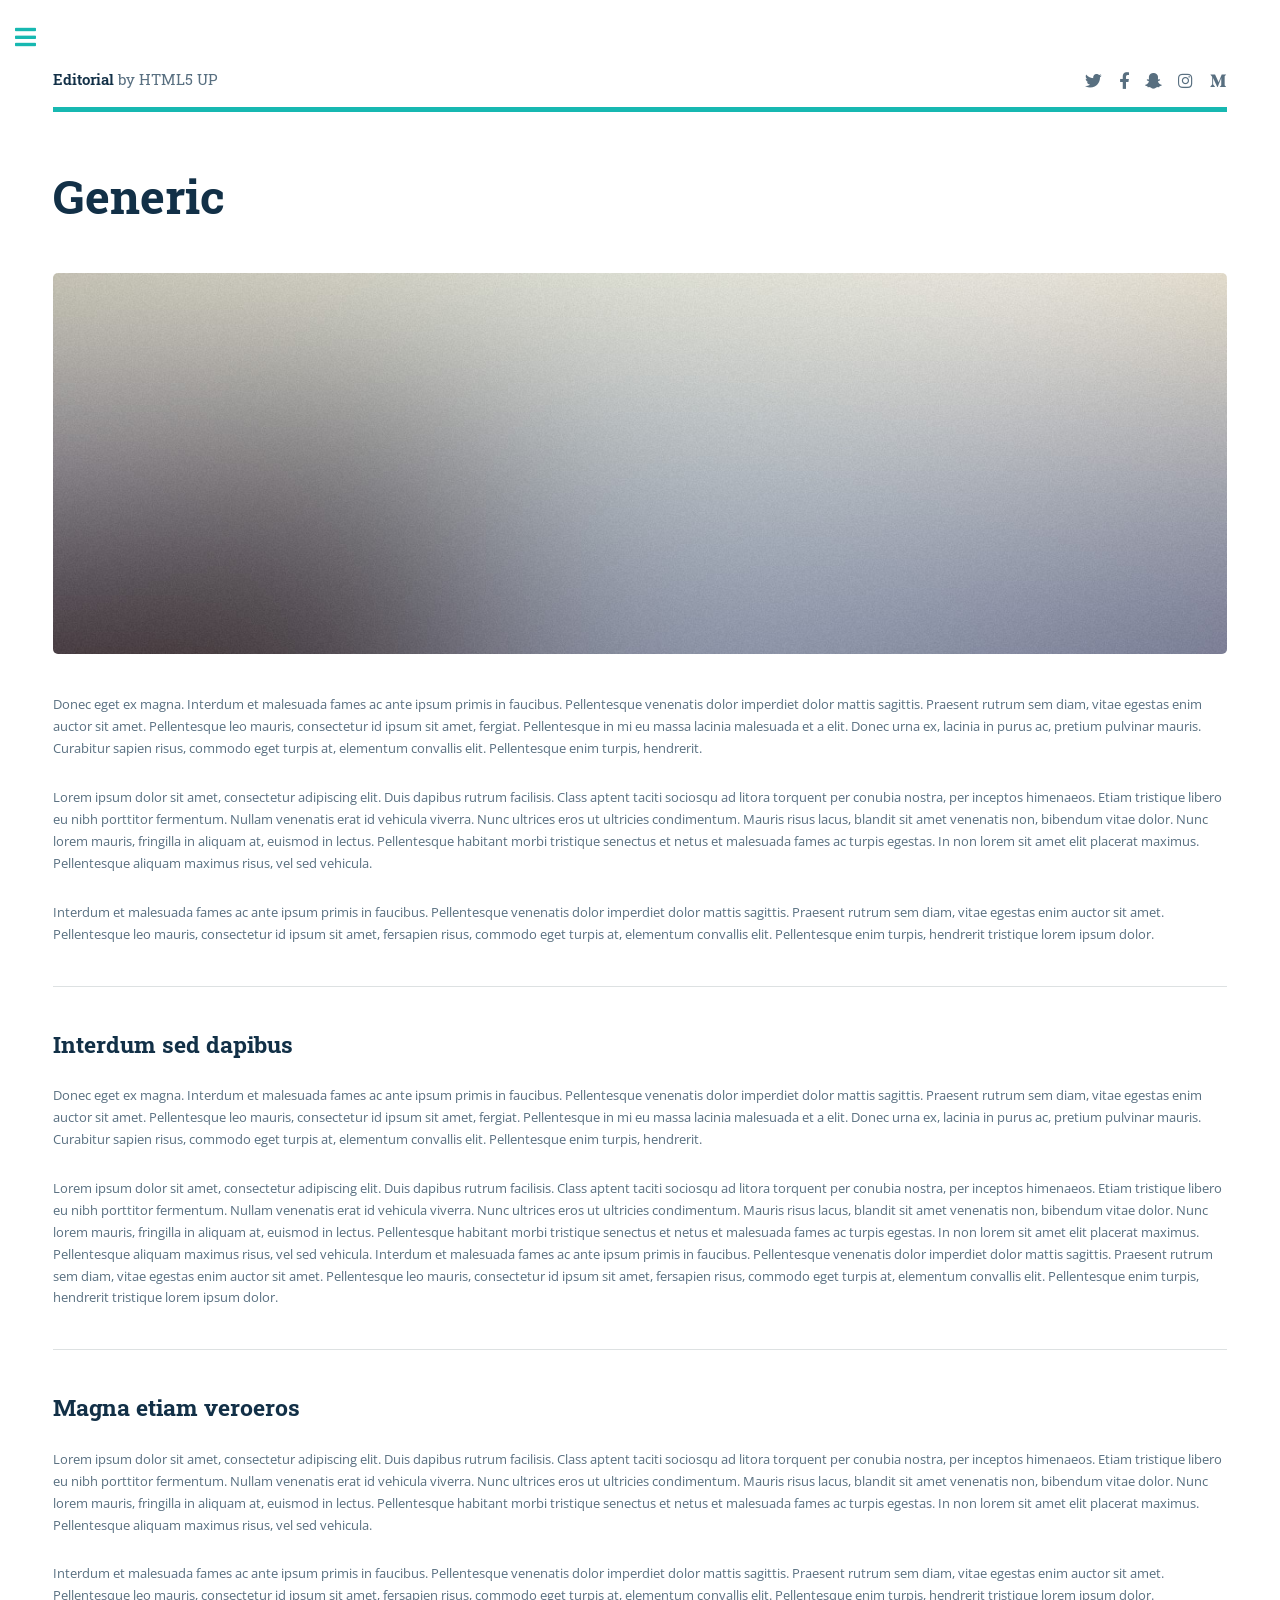
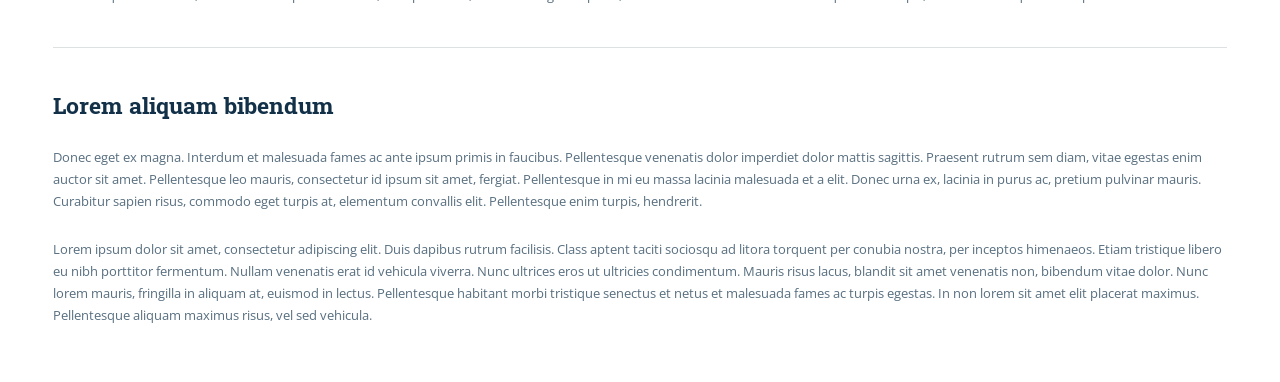
<file: generic.html>
<!DOCTYPE HTML>
<!--
	Editorial by HTML5 UP
	html5up.net | @ajlkn
	Free for personal and commercial use under the CCA 3.0 license (html5up.net/license)
-->
<html>
	<head>
		<title>Generic - Editorial by HTML5 UP</title>
		<meta charset="utf-8" />
		<meta name="viewport" content="width=device-width, initial-scale=1, user-scalable=no" />
		<link rel="stylesheet" href="assets/css/main.css" />
	</head>
	<body class="is-preload">

		<!-- Wrapper -->
			<div id="wrapper">

				<!-- Main -->
					<div id="main">
						<div class="inner">

							<!-- Header -->
								<header id="header">
									<a href="index.html" class="logo"><strong>Editorial</strong> by HTML5 UP</a>
									<ul class="icons">
										<li><a href="#" class="icon brands fa-twitter"><span class="label">Twitter</span></a></li>
										<li><a href="#" class="icon brands fa-facebook-f"><span class="label">Facebook</span></a></li>
										<li><a href="#" class="icon brands fa-snapchat-ghost"><span class="label">Snapchat</span></a></li>
										<li><a href="#" class="icon brands fa-instagram"><span class="label">Instagram</span></a></li>
										<li><a href="#" class="icon brands fa-medium-m"><span class="label">Medium</span></a></li>
									</ul>
								</header>

							<!-- Content -->
								<section>
									<header class="main">
										<h1>Generic</h1>
									</header>

									<span class="image main"><img src="images/pic11.jpg" alt="" /></span>

									<p>Donec eget ex magna. Interdum et malesuada fames ac ante ipsum primis in faucibus. Pellentesque venenatis dolor imperdiet dolor mattis sagittis. Praesent rutrum sem diam, vitae egestas enim auctor sit amet. Pellentesque leo mauris, consectetur id ipsum sit amet, fergiat. Pellentesque in mi eu massa lacinia malesuada et a elit. Donec urna ex, lacinia in purus ac, pretium pulvinar mauris. Curabitur sapien risus, commodo eget turpis at, elementum convallis elit. Pellentesque enim turpis, hendrerit.</p>
									<p>Lorem ipsum dolor sit amet, consectetur adipiscing elit. Duis dapibus rutrum facilisis. Class aptent taciti sociosqu ad litora torquent per conubia nostra, per inceptos himenaeos. Etiam tristique libero eu nibh porttitor fermentum. Nullam venenatis erat id vehicula viverra. Nunc ultrices eros ut ultricies condimentum. Mauris risus lacus, blandit sit amet venenatis non, bibendum vitae dolor. Nunc lorem mauris, fringilla in aliquam at, euismod in lectus. Pellentesque habitant morbi tristique senectus et netus et malesuada fames ac turpis egestas. In non lorem sit amet elit placerat maximus. Pellentesque aliquam maximus risus, vel sed vehicula.</p>
									<p>Interdum et malesuada fames ac ante ipsum primis in faucibus. Pellentesque venenatis dolor imperdiet dolor mattis sagittis. Praesent rutrum sem diam, vitae egestas enim auctor sit amet. Pellentesque leo mauris, consectetur id ipsum sit amet, fersapien risus, commodo eget turpis at, elementum convallis elit. Pellentesque enim turpis, hendrerit tristique lorem ipsum dolor.</p>

									<hr class="major" />

									<h2>Interdum sed dapibus</h2>
									<p>Donec eget ex magna. Interdum et malesuada fames ac ante ipsum primis in faucibus. Pellentesque venenatis dolor imperdiet dolor mattis sagittis. Praesent rutrum sem diam, vitae egestas enim auctor sit amet. Pellentesque leo mauris, consectetur id ipsum sit amet, fergiat. Pellentesque in mi eu massa lacinia malesuada et a elit. Donec urna ex, lacinia in purus ac, pretium pulvinar mauris. Curabitur sapien risus, commodo eget turpis at, elementum convallis elit. Pellentesque enim turpis, hendrerit.</p>
									<p>Lorem ipsum dolor sit amet, consectetur adipiscing elit. Duis dapibus rutrum facilisis. Class aptent taciti sociosqu ad litora torquent per conubia nostra, per inceptos himenaeos. Etiam tristique libero eu nibh porttitor fermentum. Nullam venenatis erat id vehicula viverra. Nunc ultrices eros ut ultricies condimentum. Mauris risus lacus, blandit sit amet venenatis non, bibendum vitae dolor. Nunc lorem mauris, fringilla in aliquam at, euismod in lectus. Pellentesque habitant morbi tristique senectus et netus et malesuada fames ac turpis egestas. In non lorem sit amet elit placerat maximus. Pellentesque aliquam maximus risus, vel sed vehicula. Interdum et malesuada fames ac ante ipsum primis in faucibus. Pellentesque venenatis dolor imperdiet dolor mattis sagittis. Praesent rutrum sem diam, vitae egestas enim auctor sit amet. Pellentesque leo mauris, consectetur id ipsum sit amet, fersapien risus, commodo eget turpis at, elementum convallis elit. Pellentesque enim turpis, hendrerit tristique lorem ipsum dolor.</p>

									<hr class="major" />

									<h2>Magna etiam veroeros</h2>
									<p>Lorem ipsum dolor sit amet, consectetur adipiscing elit. Duis dapibus rutrum facilisis. Class aptent taciti sociosqu ad litora torquent per conubia nostra, per inceptos himenaeos. Etiam tristique libero eu nibh porttitor fermentum. Nullam venenatis erat id vehicula viverra. Nunc ultrices eros ut ultricies condimentum. Mauris risus lacus, blandit sit amet venenatis non, bibendum vitae dolor. Nunc lorem mauris, fringilla in aliquam at, euismod in lectus. Pellentesque habitant morbi tristique senectus et netus et malesuada fames ac turpis egestas. In non lorem sit amet elit placerat maximus. Pellentesque aliquam maximus risus, vel sed vehicula.</p>
									<p>Interdum et malesuada fames ac ante ipsum primis in faucibus. Pellentesque venenatis dolor imperdiet dolor mattis sagittis. Praesent rutrum sem diam, vitae egestas enim auctor sit amet. Pellentesque leo mauris, consectetur id ipsum sit amet, fersapien risus, commodo eget turpis at, elementum convallis elit. Pellentesque enim turpis, hendrerit tristique lorem ipsum dolor.</p>

									<hr class="major" />

									<h2>Lorem aliquam bibendum</h2>
									<p>Donec eget ex magna. Interdum et malesuada fames ac ante ipsum primis in faucibus. Pellentesque venenatis dolor imperdiet dolor mattis sagittis. Praesent rutrum sem diam, vitae egestas enim auctor sit amet. Pellentesque leo mauris, consectetur id ipsum sit amet, fergiat. Pellentesque in mi eu massa lacinia malesuada et a elit. Donec urna ex, lacinia in purus ac, pretium pulvinar mauris. Curabitur sapien risus, commodo eget turpis at, elementum convallis elit. Pellentesque enim turpis, hendrerit.</p>
									<p>Lorem ipsum dolor sit amet, consectetur adipiscing elit. Duis dapibus rutrum facilisis. Class aptent taciti sociosqu ad litora torquent per conubia nostra, per inceptos himenaeos. Etiam tristique libero eu nibh porttitor fermentum. Nullam venenatis erat id vehicula viverra. Nunc ultrices eros ut ultricies condimentum. Mauris risus lacus, blandit sit amet venenatis non, bibendum vitae dolor. Nunc lorem mauris, fringilla in aliquam at, euismod in lectus. Pellentesque habitant morbi tristique senectus et netus et malesuada fames ac turpis egestas. In non lorem sit amet elit placerat maximus. Pellentesque aliquam maximus risus, vel sed vehicula.</p>

								</section>

						</div>
					</div>

				<!-- Sidebar -->
					<div id="sidebar">
						<div class="inner">

							<!-- Search -->
								<section id="search" class="alt">
									<form method="post" action="#">
										<input type="text" name="query" id="query" placeholder="Search" />
									</form>
								</section>

							<!-- Menu -->
								<nav id="menu">
									<header class="major">
										<h2>Menu</h2>
									</header>
									<ul>
										<li><a href="index.html">Homepage</a></li>
										<li><a href="generic.html">Generic</a></li>
										<li><a href="elements.html">Elements</a></li>
										<li>
											<span class="opener">Submenu</span>
											<ul>
												<li><a href="#">Lorem Dolor</a></li>
												<li><a href="#">Ipsum Adipiscing</a></li>
												<li><a href="#">Tempus Magna</a></li>
												<li><a href="#">Feugiat Veroeros</a></li>
											</ul>
										</li>
										<li><a href="#">Etiam Dolore</a></li>
										<li><a href="#">Adipiscing</a></li>
										<li>
											<span class="opener">Another Submenu</span>
											<ul>
												<li><a href="#">Lorem Dolor</a></li>
												<li><a href="#">Ipsum Adipiscing</a></li>
												<li><a href="#">Tempus Magna</a></li>
												<li><a href="#">Feugiat Veroeros</a></li>
											</ul>
										</li>
										<li><a href="#">Maximus Erat</a></li>
										<li><a href="#">Sapien Mauris</a></li>
										<li><a href="#">Amet Lacinia</a></li>
									</ul>
								</nav>

							<!-- Section -->
								<section>
									<header class="major">
										<h2>Ante interdum</h2>
									</header>
									<div class="mini-posts">
										<article>
											<a href="#" class="image"><img src="images/pic07.jpg" alt="" /></a>
											<p>Aenean ornare velit lacus, ac varius enim lorem ullamcorper dolore aliquam.</p>
										</article>
										<article>
											<a href="#" class="image"><img src="images/pic08.jpg" alt="" /></a>
											<p>Aenean ornare velit lacus, ac varius enim lorem ullamcorper dolore aliquam.</p>
										</article>
										<article>
											<a href="#" class="image"><img src="images/pic09.jpg" alt="" /></a>
											<p>Aenean ornare velit lacus, ac varius enim lorem ullamcorper dolore aliquam.</p>
										</article>
									</div>
									<ul class="actions">
										<li><a href="#" class="button">More</a></li>
									</ul>
								</section>

							<!-- Section -->
								<section>
									<header class="major">
										<h2>Get in touch</h2>
									</header>
									<p>Sed varius enim lorem ullamcorper dolore aliquam aenean ornare velit lacus, ac varius enim lorem ullamcorper dolore. Proin sed aliquam facilisis ante interdum. Sed nulla amet lorem feugiat tempus aliquam.</p>
									<ul class="contact">
										<li class="icon solid fa-envelope"><a href="#">information@untitled.tld</a></li>
										<li class="icon solid fa-phone">(000) 000-0000</li>
										<li class="icon solid fa-home">1234 Somewhere Road #8254<br />
										Nashville, TN 00000-0000</li>
									</ul>
								</section>

							<!-- Footer -->
								<footer id="footer">
									<p class="copyright">&copy; Untitled. All rights reserved. Demo Images: <a href="https://unsplash.com">Unsplash</a>. Design: <a href="https://html5up.net">HTML5 UP</a>.</p>
								</footer>

						</div>
					</div>

			</div>

		<!-- Scripts -->
			<script src="assets/js/jquery.min.js"></script>
			<script src="assets/js/browser.min.js"></script>
			<script src="assets/js/breakpoints.min.js"></script>
			<script src="assets/js/util.js"></script>
			<script src="assets/js/main.js"></script>

	</body>
</html>
</file>
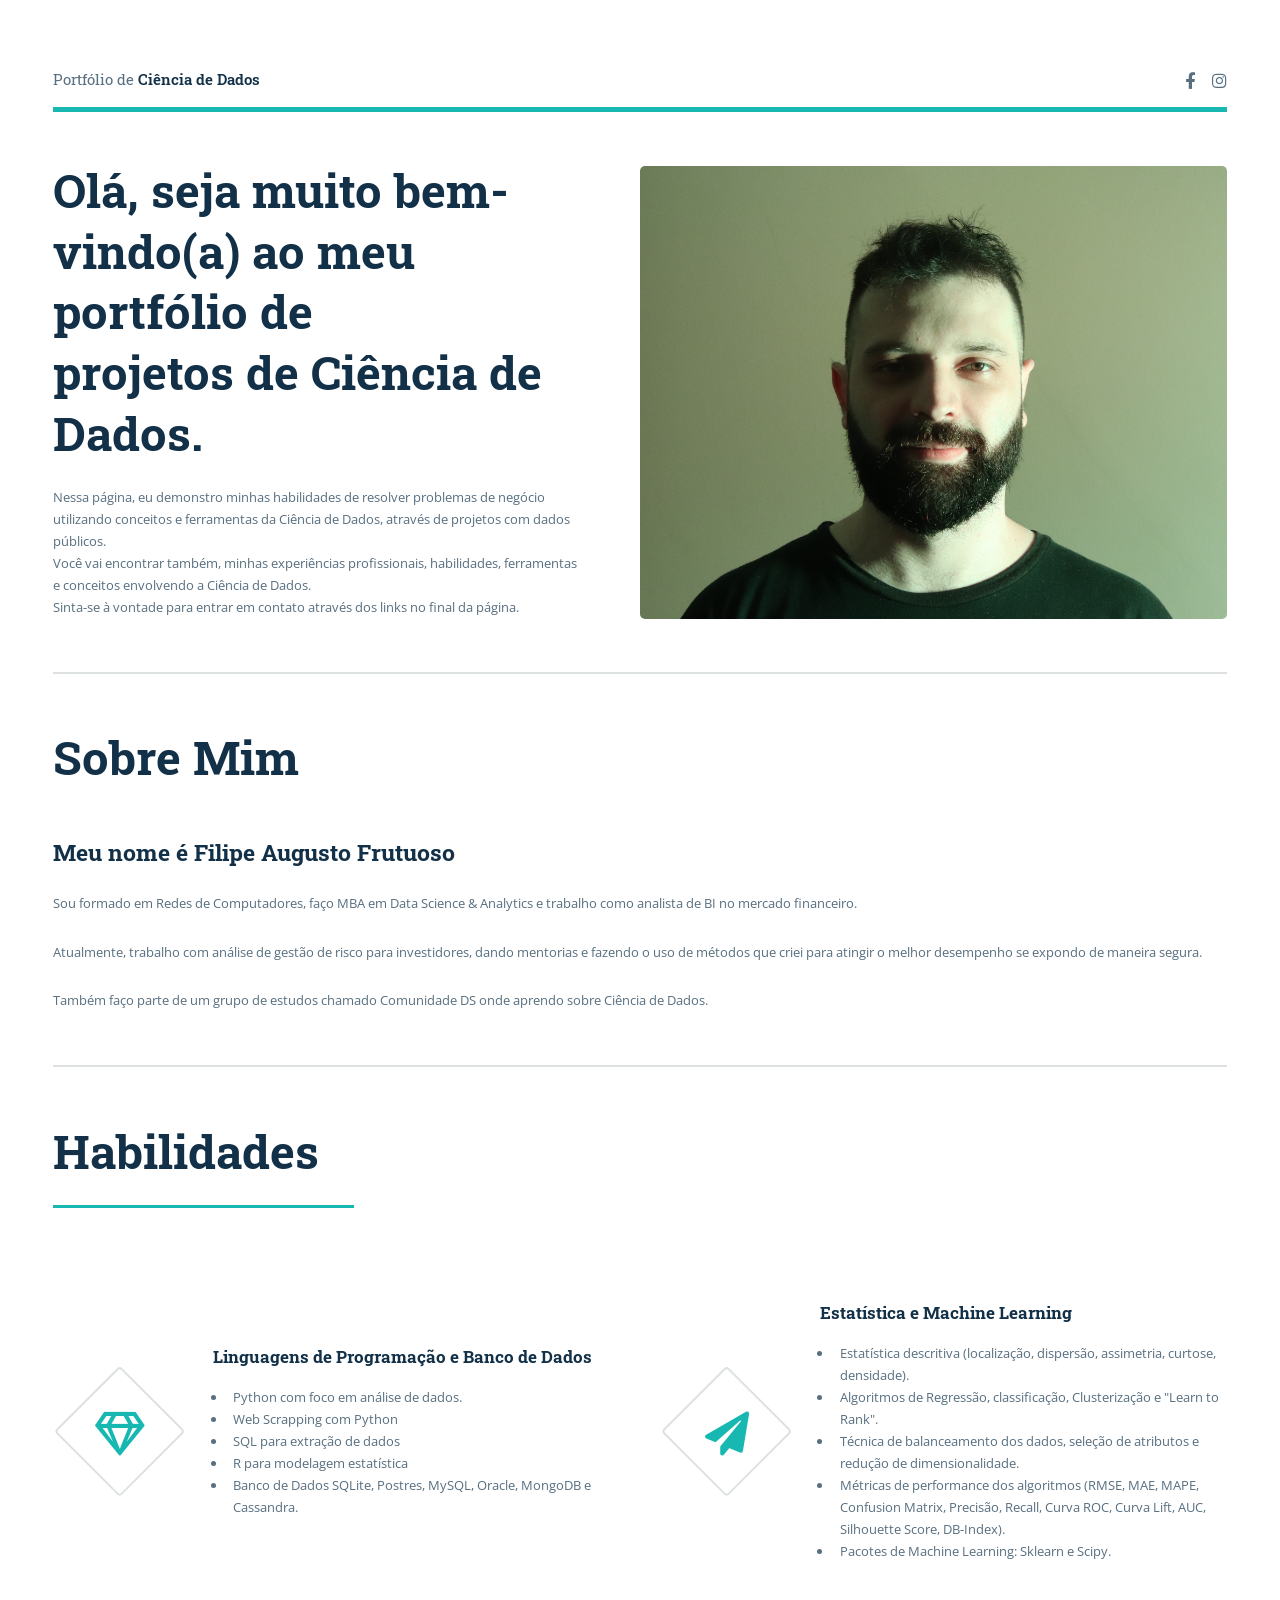
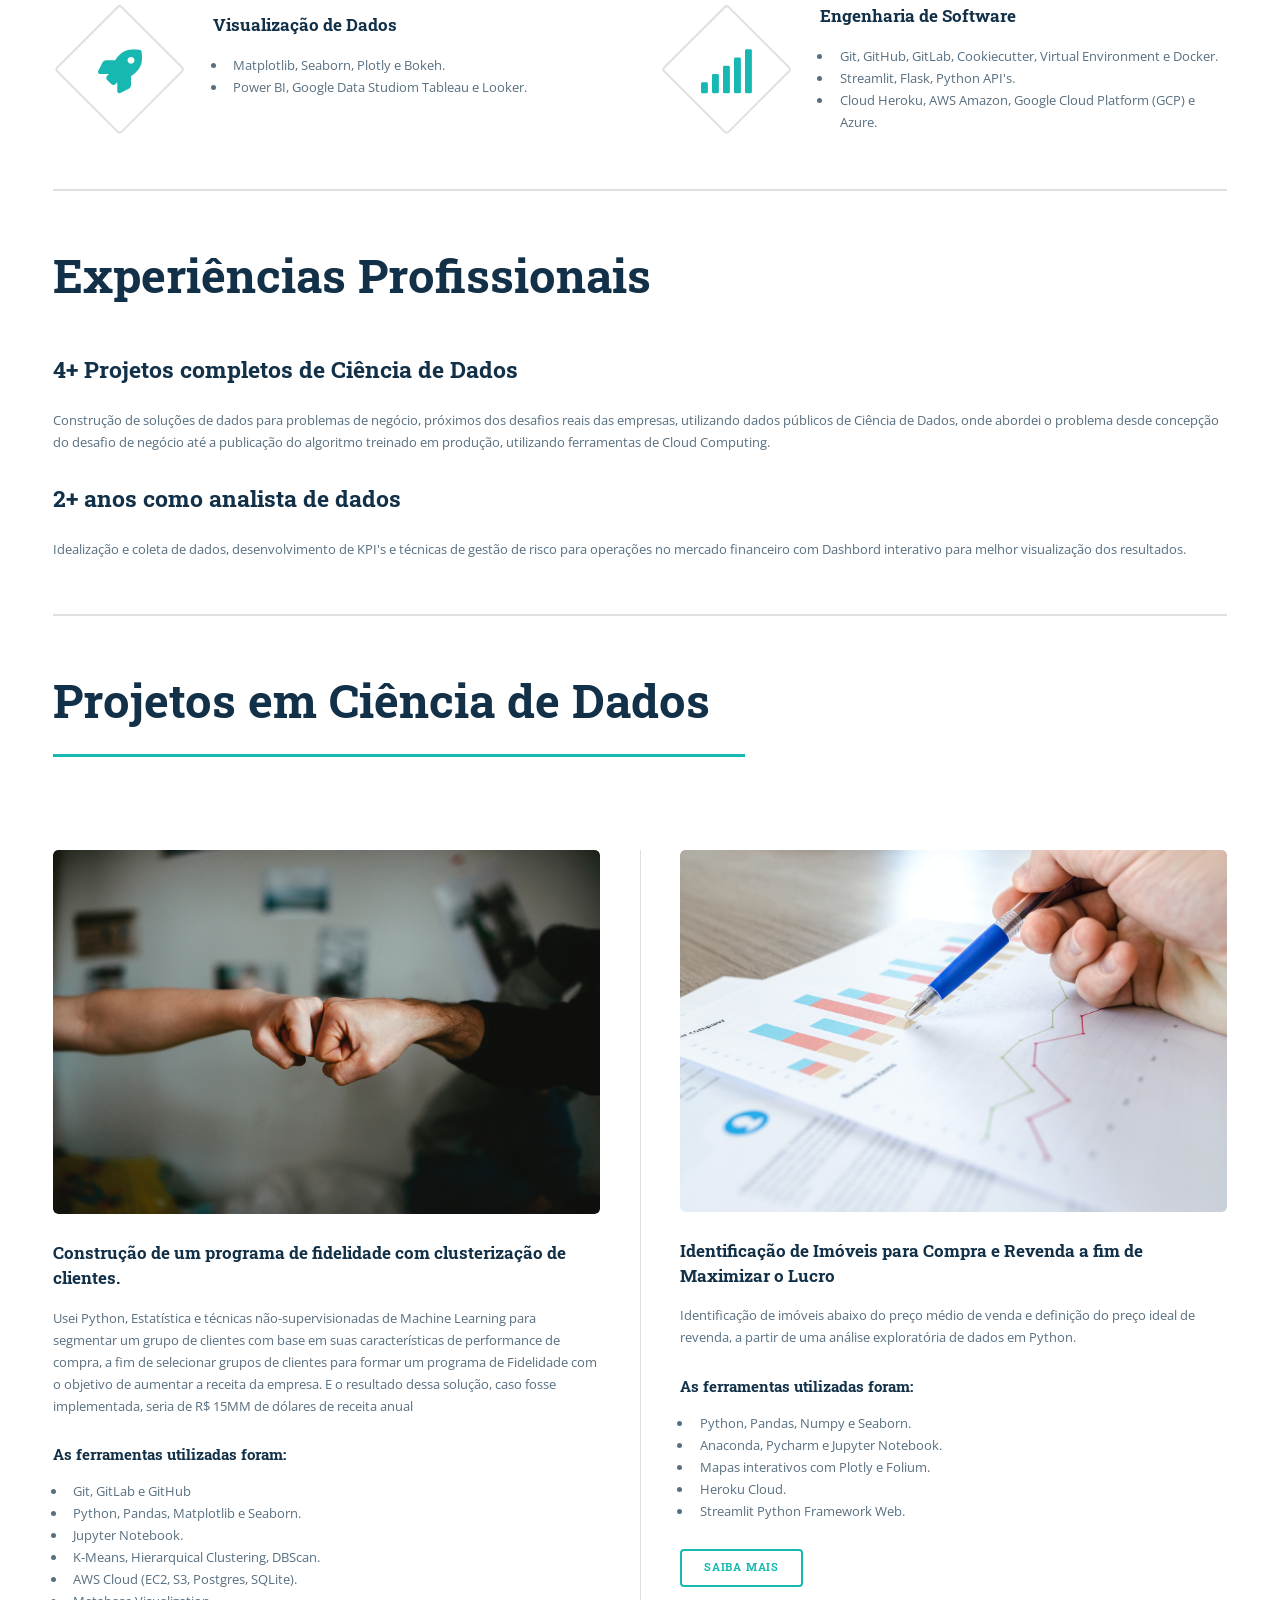
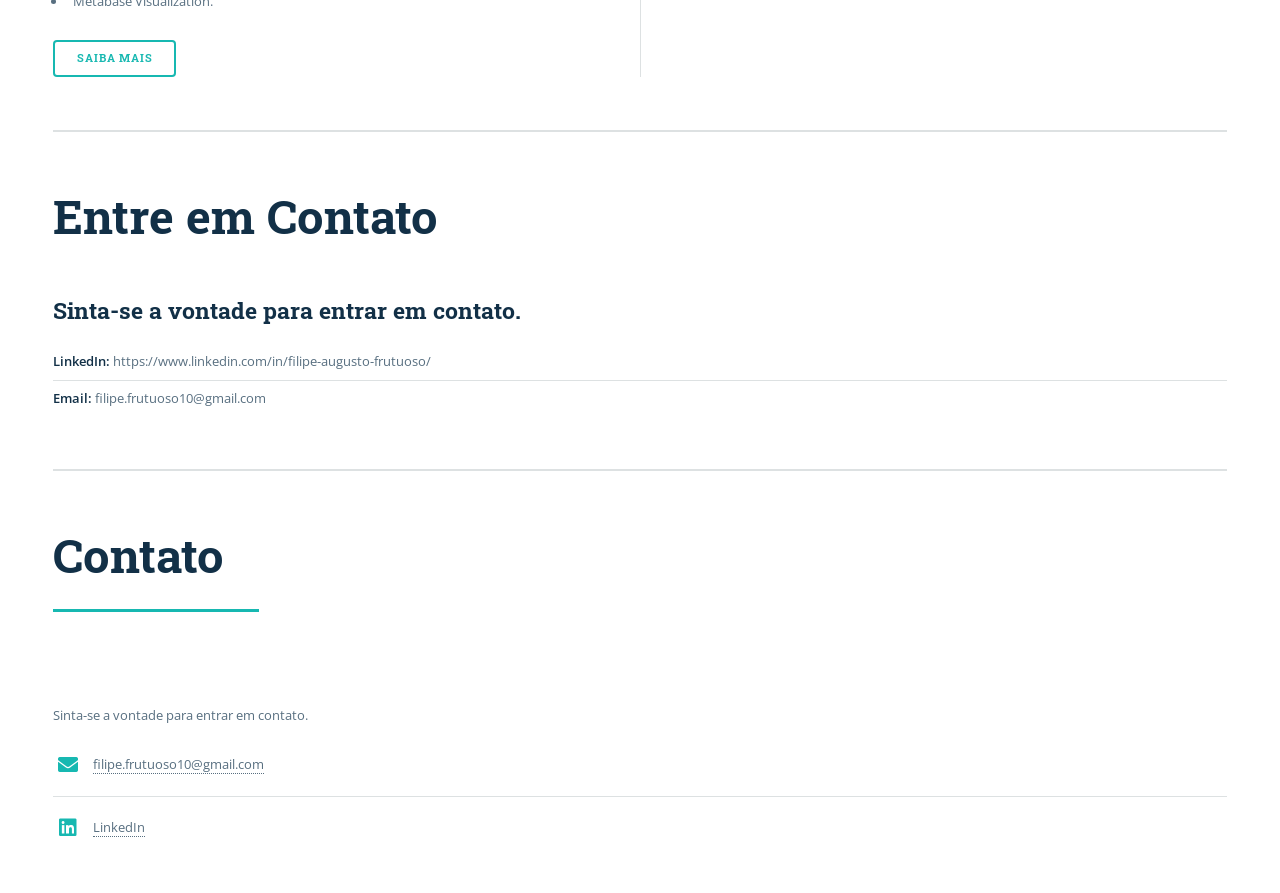
<file: index - Final.html>
<!DOCTYPE HTML>
<!--
	Editorial by HTML5 UP
	html5up.net | @ajlkn
	Free for personal and commercial use under the CCA 3.0 license (html5up.net/license)
-->
<html>
	<head>
		<title>Portfólio de Ciência de Dados</title>
		<meta charset="utf-8" />
		<meta name="viewport" content="width=device-width, initial-scale=1, user-scalable=no" />
		<link rel="stylesheet" href="assets/css/main.css" />
	</head>
	<body class="is-preload">

		<!-- Wrapper -->
			<div id="wrapper">

				<!-- Main -->
					<div id="main">
						<div class="inner">

							<!-- Header -->
								<header id="header">
									<a href="index.html" class="logo">Portfólio de <strong> Ciência de Dados</strong> </a>
									<ul class="icons">
										<li><a href="https://www.facebook.com/filipe.frutuoso/" class="icon brands fa-facebook-f"><span class="label">Facebook</span></a></li>
										<li><a href="https://www.instagram.com/lipefrutuoso/" class="icon brands fa-instagram"><span class="label">Instagram</span></a></li>
									</ul>
								</header>

							<!-- Banner -->
								<section id="banner">
									<div class="content">
										<header>
											<h1>Olá, seja muito bem-vindo(a) ao meu portfólio de <br />
											projetos de Ciência de Dados.</h1>

										</header>
										<p>Nessa página, eu demonstro minhas habilidades de resolver problemas de negócio utilizando conceitos e ferramentas
da Ciência de Dados, através de projetos com dados públicos.<br />
										Você vai encontrar também, minhas experiências profissionais, habilidades, ferramentas e conceitos envolvendo a Ciência de Dados. <br /> Sinta-se à vontade para entrar em contato através dos links no final da página.</p>

									</div>
									<span class="image object">
										<img src="images/Perfil.jpg" alt="" />
									</span>
								</section>
								<!-- Content -->
									<section>
										<header class="main">
											<h1>Sobre Mim</h1>
										</header>

										<!-- Sobre Mim -->
											<h2 id="content">Meu nome é Filipe Augusto Frutuoso</h2>
											<p>Sou formado em Redes de Computadores, faço MBA em Data Science & Analytics e
												trabalho como analista de BI no mercado financeiro.</p>
											<p>Atualmente, trabalho com análise de gestão de risco para investidores, dando mentorias e fazendo o uso de métodos que criei
												para atingir o melhor desempenho se expondo de maneira segura.</p>
											<p>Também faço parte de um grupo de estudos chamado Comunidade DS
												onde aprendo sobre Ciência de Dados.</p>
										</section>

							<!-- Section -->
								<section>
									<header class="major">
										<h1>Habilidades</h1>
									</header>
									<div class="features">
										<article>
											<span class="icon fa-gem"></span>
											<div class="content">
												<h3>Linguagens de Programação e Banco de Dados</h3>
												<ul>
													<li>Python com foco em análise de dados.</li>
													<li>Web Scrapping com Python</li>
													<li>SQL para extração de dados</li>
													<li>R para modelagem estatística</li>
													<li>Banco de Dados SQLite, Postres, MySQL, Oracle, MongoDB e Cassandra.</li>
												</ul>
											</div>
										</article>
										<article>
											<span class="icon solid fa-paper-plane"></span>
											<div class="content">
												<h3>Estatística e Machine Learning</h3>
												<ul>
													<li>Estatística descritiva (localização, dispersão, assimetria, curtose, densidade).</li>
													<li>Algoritmos de Regressão, classificação, Clusterização e "Learn to Rank".</li>
													<li>Técnica de balanceamento dos dados, seleção de atributos e redução de dimensionalidade.</li>
													<li>Métricas de performance dos algoritmos (RMSE, MAE, MAPE, Confusion Matrix, Precisão, Recall, Curva ROC, Curva Lift,
													AUC, Silhouette Score, DB-Index).</li>
												 <li>Pacotes de Machine Learning: Sklearn e Scipy.</li>
												</ul>
											</div>
										</article>
										<article>
											<span class="icon solid fa-rocket"></span>
											<div class="content">
												<h3>Visualização de Dados</h3>
												<ul>
													<li>Matplotlib, Seaborn, Plotly e Bokeh.</li>
													<li>Power BI, Google Data Studiom Tableau e Looker.</li>
												<ul>
											</div>
										</article>
										<article>
											<span class="icon solid fa-signal"></span>
											<div class="content">
												<h3>Engenharia de Software</h3>
												<ul>
													<li>Git, GitHub, GitLab, Cookiecutter, Virtual Environment e Docker.</li>
													<li>Streamlit, Flask, Python API's.</li>
												  <li>Cloud Heroku, AWS Amazon, Google Cloud Platform (GCP) e Azure.</li>
												</ul>
											</div>
										</article>
									</div>
								</section>

								<!-- Experiências -->
								<section>
										<header class="main">
											<h1>Experiências Profissionais</h1>
										</header>
									<h2 id="content">4+ Projetos completos de Ciência de Dados</h2>
									<p>Construção de soluções de dados para problemas de negócio, próximos dos desafios reais das empresas, utilizando dados
públicos de Ciência de Dados, onde abordei o problema desde concepção do desafio de negócio até a publicação do
algoritmo treinado em produção, utilizando ferramentas de Cloud Computing.</p>
									<h2 id="content">2+ anos como analista de dados</h2>
									<p>Idealização e coleta de dados, desenvolvimento de KPI's e técnicas de gestão de risco para operações no mercado financeiro com
Dashbord interativo para melhor visualização dos resultados.</p>
									<div class="row">
										<div class="col-6 col-12-small">
										</div>
								</section>

							<!-- Projetos -->
								<section>
									<header class="major">
										<h1>Projetos em Ciência de Dados</h1>
									</header>
									<div class="posts">
										<article>
											<a href="#" class="image"><img src="images/shakin.jpg" alt="" /></a>
											<h3>Construção de um programa de fidelidade com clusterização de clientes.</h3>
											<p>Usei Python, Estatística e técnicas não-supervisionadas de Machine Learning para segmentar um grupo de clientes com base
em suas características de performance de compra, a fim de selecionar grupos de clientes para formar um programa de Fidelidade
com o objetivo de aumentar a receita da empresa. E o resultado dessa solução, caso fosse implementada, seria de R$ 15MM de
dólares de receita anual</p>
											<h4>As ferramentas utilizadas foram:</h4>
											<ul>
												<li>Git, GitLab e GitHub</li>
												<li>Python, Pandas, Matplotlib e Seaborn.</li>
												<li>Jupyter Notebook.</li>
												<li>K-Means, Hierarquical Clustering, DBScan.</li>
												<li>AWS Cloud (EC2, S3, Postgres, SQLite).</li>
												<li>Metabase Visualization.</li>
											</ul>
											<ul class="actions">
												<li><a href="#" class="button">SAIBA MAIS</a></li>
											</ul>
										</article>
										<article>
											<a href="#" class="image"><img src="images/dash.jpg" alt="" /></a>
											<h3>Identificação de Imóveis para Compra e Revenda a fim de Maximizar o Lucro</h3>
											<p>Identificação de imóveis abaixo do preço médio de venda e definição do preço ideal de revenda, a partir de uma análise exploratória de dados em Python.</p>
											<h4>As ferramentas utilizadas foram:</h4>
											<ul>
												<li>Python, Pandas, Numpy e Seaborn.</li>
												<li>Anaconda, Pycharm e Jupyter Notebook.</li>
												<li>Mapas interativos com Plotly e Folium.</li>
												<li>Heroku Cloud.</li>
												<li>Streamlit Python Framework Web.</li>
											</ul>
											<ul class="actions">
												<li><a href="#" class="button">SAIBA MAIS</a></li>
											</ul>
										</article>
									</div>
								</section>

								<!-- Content -->
									<section>
										<header class="main">
											<h1>Entre em Contato</h1>
										</header>
								<!-- Sobre Mim -->
									<h2 id="content">Sinta-se a vontade para entrar em contato.</h2>
									<ul class="alt">
										<li><b>LinkedIn: </b>https://www.linkedin.com/in/filipe-augusto-frutuoso/</li>
										<li><b>Email: </b>filipe.frutuoso10@gmail.com</li>
									</ul>
								</section>

							<!-- Section -->
								<section>
									<header class="major">
										<h1>Contato</h1>
									</header>
									<p>Sinta-se a vontade para entrar em contato.</p>
									<ul class="contact">
										<li class="icon solid fa-envelope"><a href="mailto:filipe.frutuoso10@gmail.com">filipe.frutuoso10@gmail.com</a></li>
										<li class="icon brands fa-linkedin"><a href=https://www.linkedin.com/in/filipe-augusto-frutuoso/>LinkedIn</a> </li>
									</ul>
								</section>

			</div>

		<!-- Scripts -->
			<script src="assets/js/jquery.min.js"></script>
			<script src="assets/js/browser.min.js"></script>
			<script src="assets/js/breakpoints.min.js"></script>
			<script src="assets/js/util.js"></script>
			<script src="assets/js/main.js"></script>

	</body>
</html>
</file>
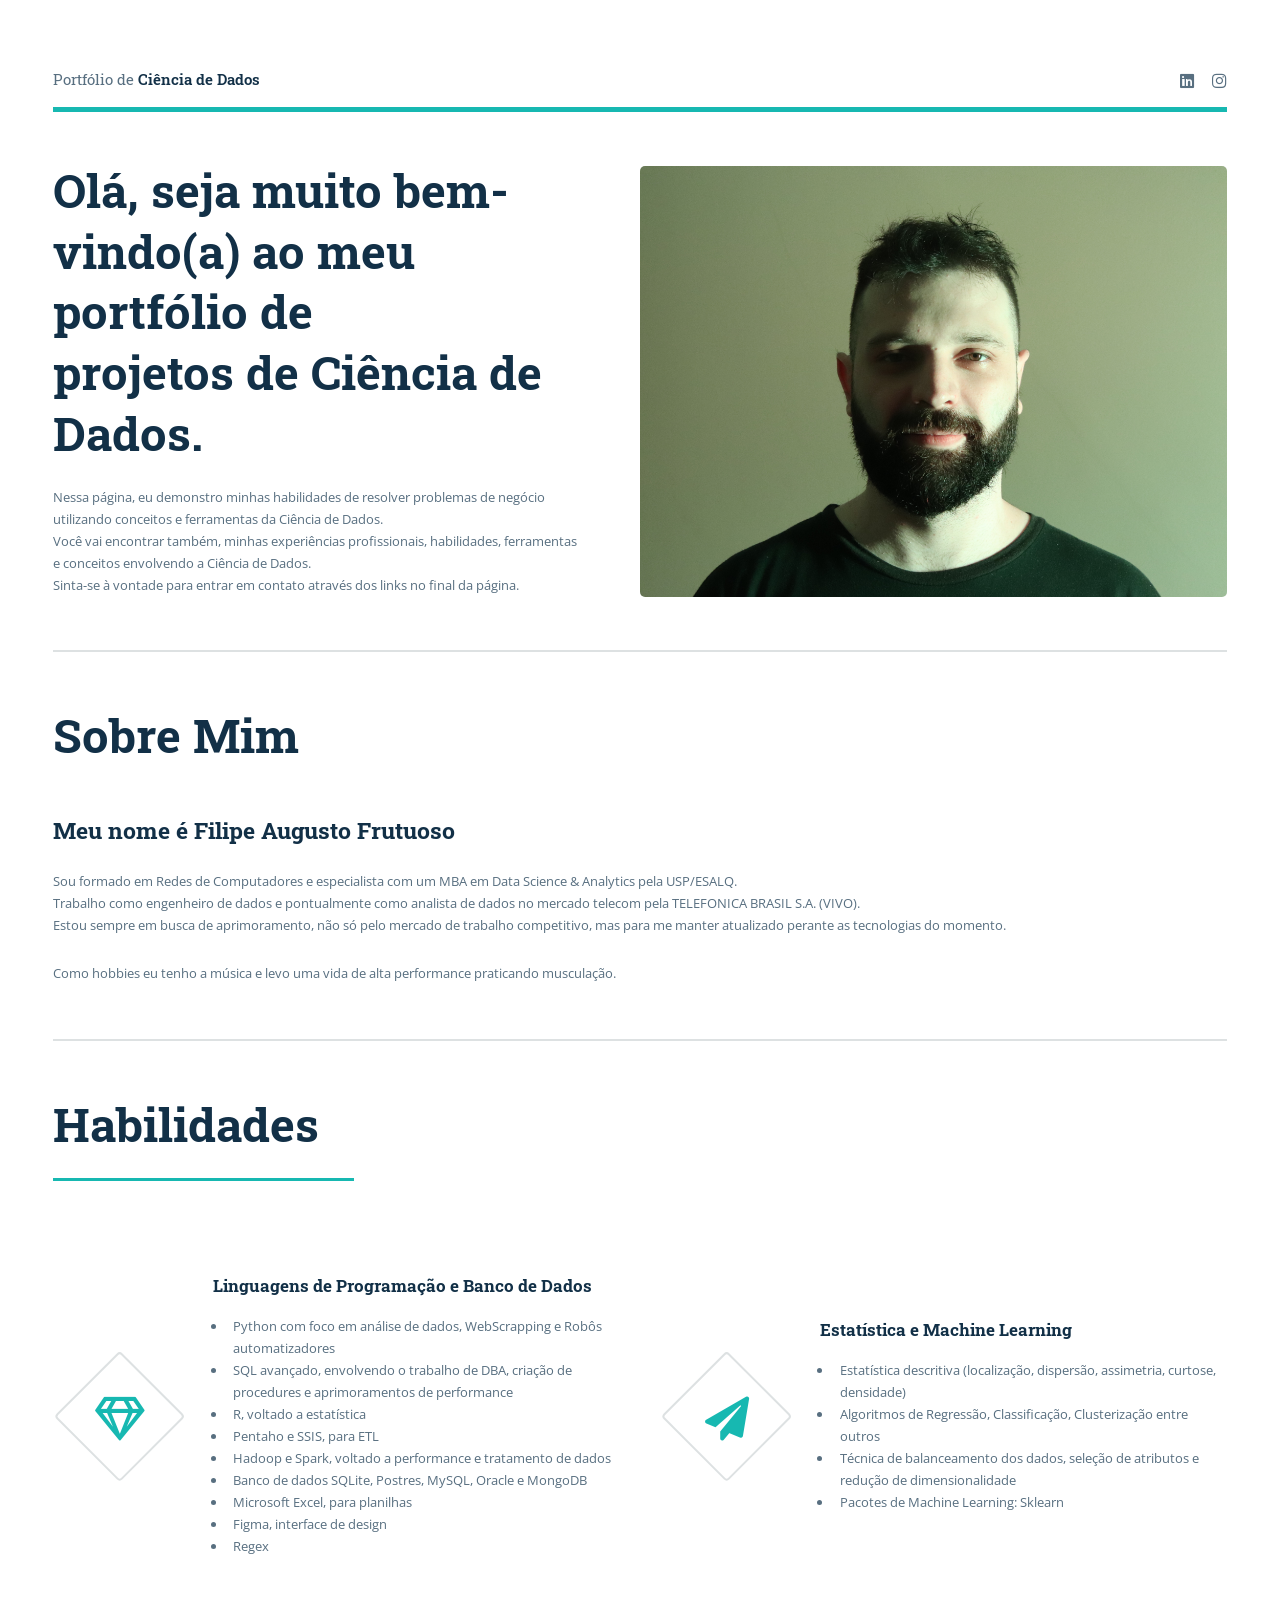
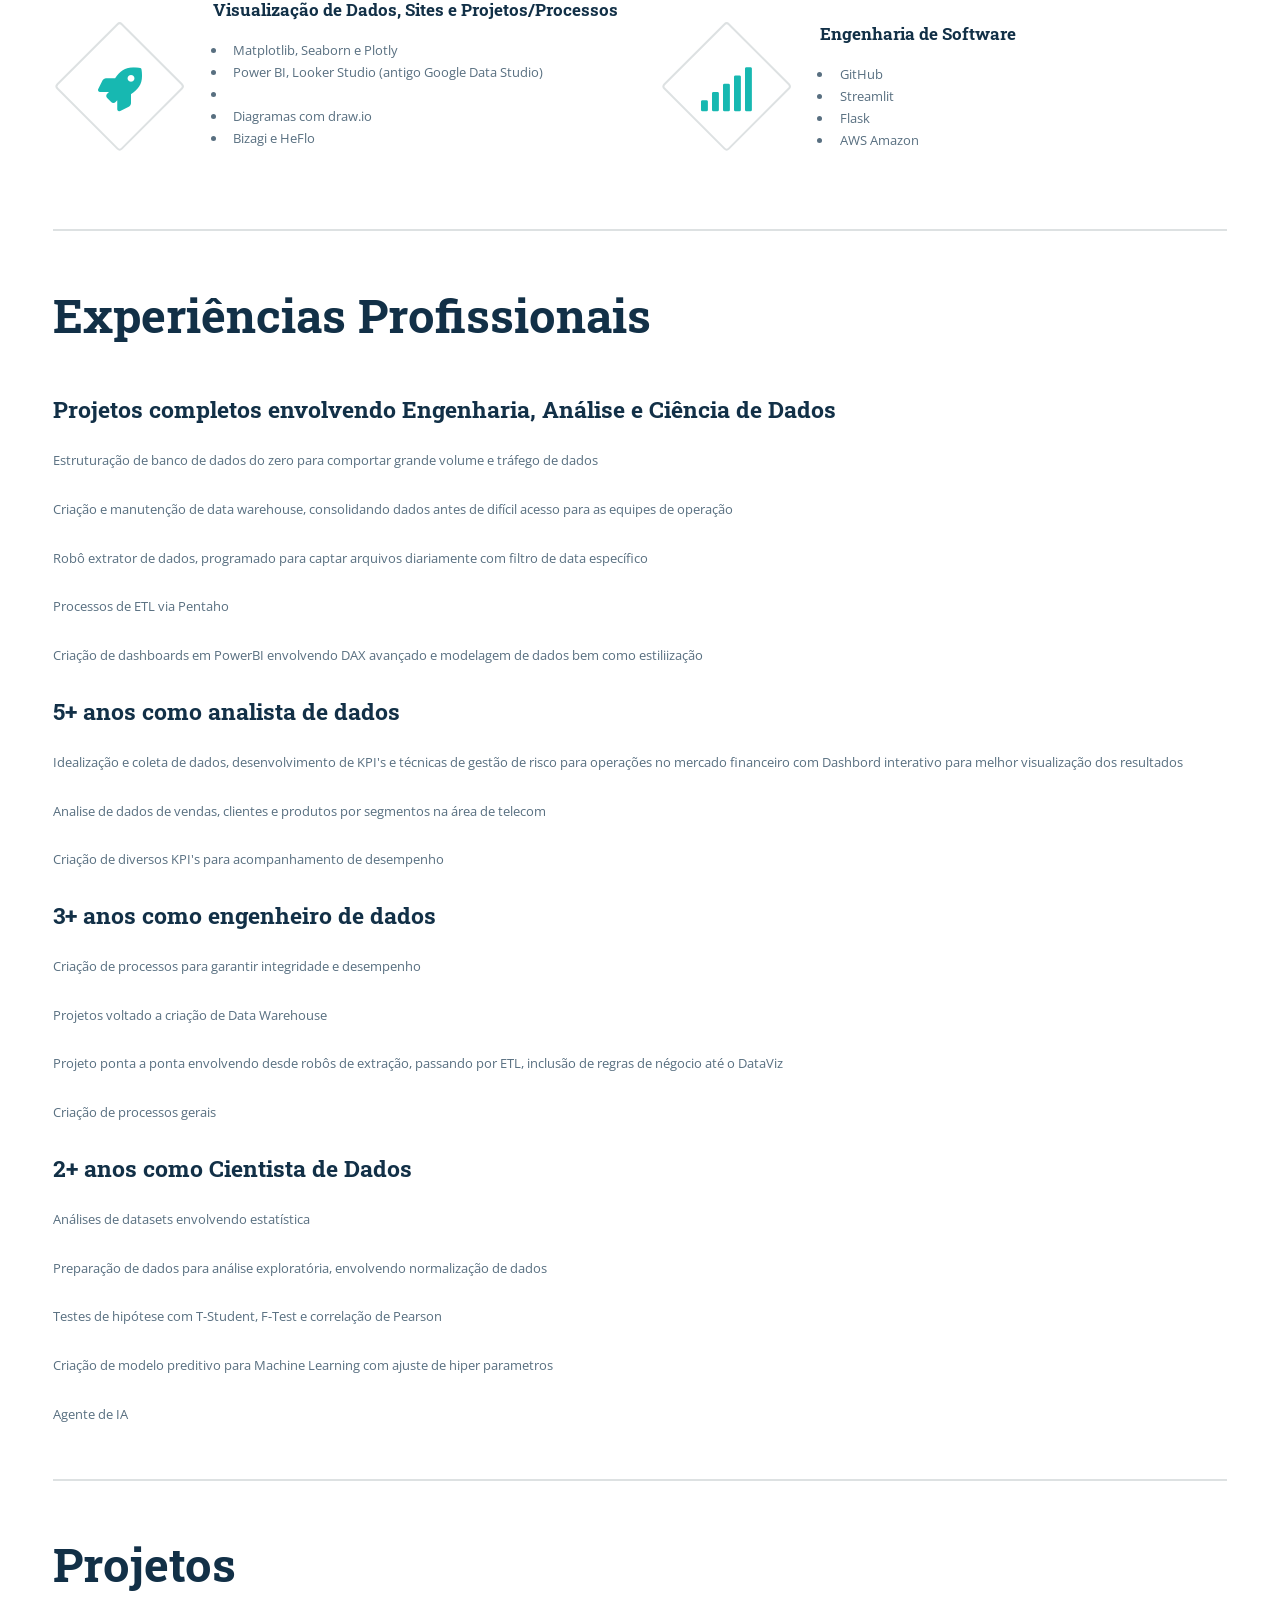
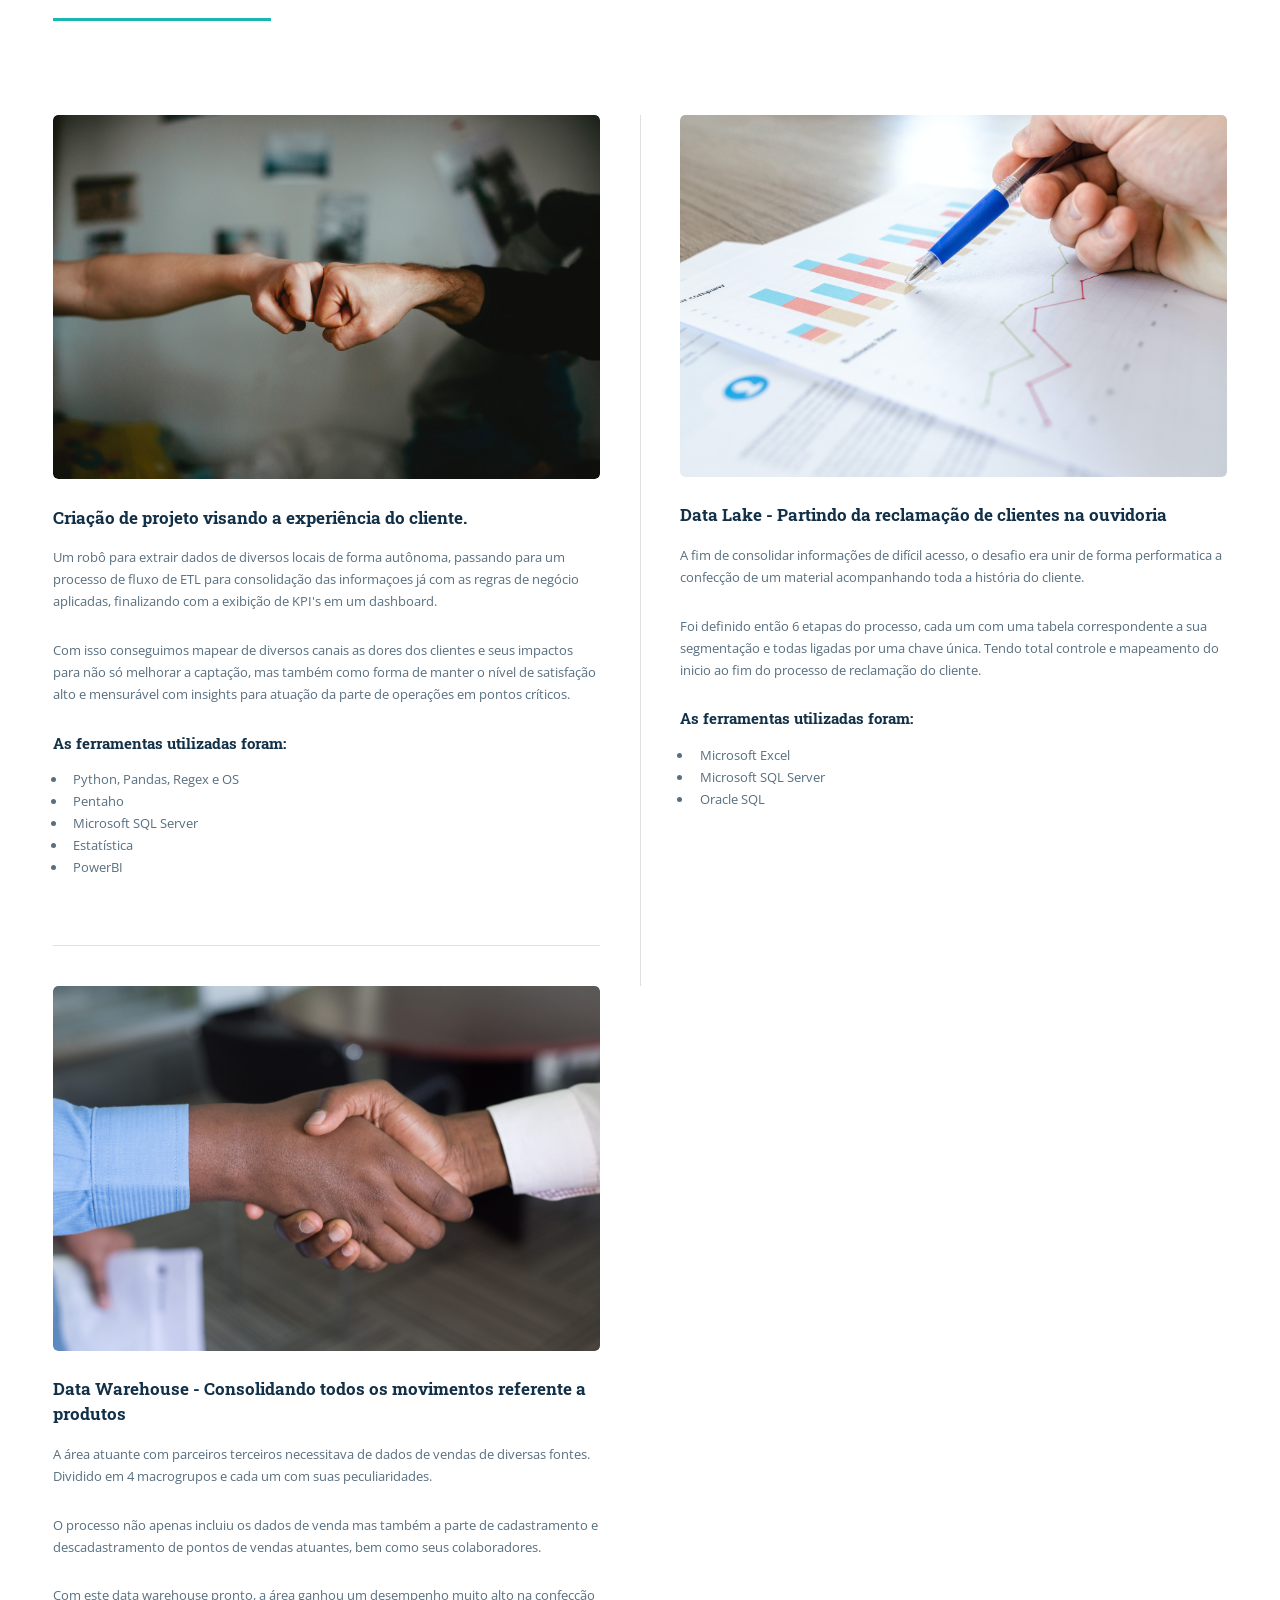
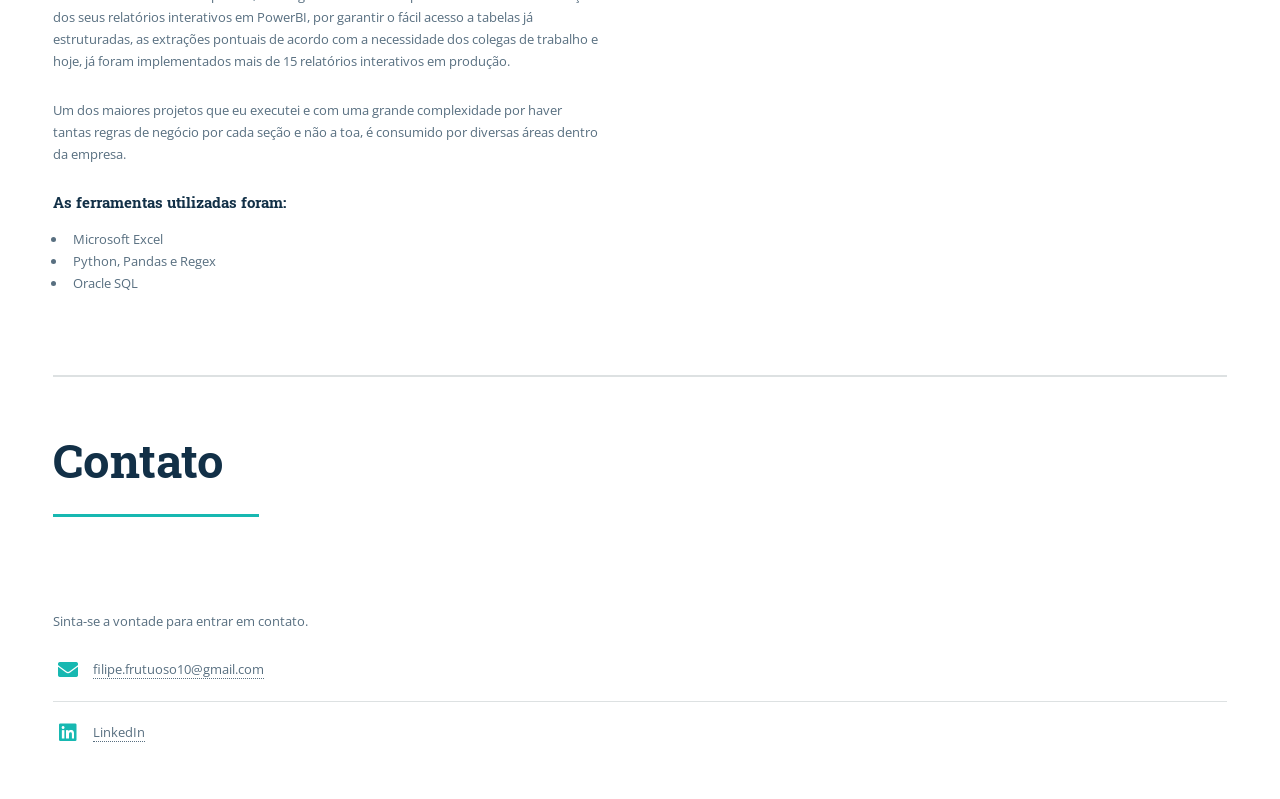
<file: portfolio_projetos.html>
<!DOCTYPE HTML>
<!--
	Editorial by HTML5 UP
	html5up.net | @ajlkn
	Free for personal and commercial use under the CCA 3.0 license (html5up.net/license)
-->
<html>
	<head>
		<title>Portfólio de Ciência de Dados</title>
		<meta charset="utf-8" />
		<meta name="viewport" content="width=device-width, initial-scale=1, user-scalable=no" />
		<link rel="stylesheet" href="assets/css/main.css" />
	</head>
	<body class="is-preload">

		<!-- Wrapper -->
			<div id="wrapper">

				<!-- Main -->
					<div id="main">
						<div class="inner">

							<!-- Header -->
								<header id="header">
									<a href="index.html" class="logo">Portfólio de <strong> Ciência de Dados</strong> </a>
									<ul class="icons">
										<li><a href="https://www.linkedin.com/in/filipe-augusto-frutuoso/" class="icon brands fa-linkedin"><span class="label">LinkedIn</span></a></li>
										<!--<li><a href="https://www.facebook.com/filipe.frutuoso/" class="icon brands fa-facebook-f"><span class="label">Facebook</span></a></li>-->
										<li><a href="https://www.instagram.com/lipefrutuoso/" class="icon brands fa-instagram"><span class="label">Instagram</span></a></li>
									</ul>
								</header>

							<!-- Banner -->
								<section id="banner">
									<div class="content">
										<header>
											<h1>Olá, seja muito bem-vindo(a) ao meu portfólio de <br/>
											projetos de Ciência de Dados.</h1>

										</header>
										<p>Nessa página, eu demonstro minhas habilidades de resolver problemas de negócio utilizando conceitos e ferramentas
da Ciência de Dados.<br />
										Você vai encontrar também, minhas experiências profissionais, habilidades, ferramentas e conceitos envolvendo a Ciência de Dados. <br /> Sinta-se à vontade para entrar em contato através dos links no final da página.</p>

									</div>
									<span class="image object">
										<img src="images/Perfil.jpg" alt="" />
									</span>
								</section>
								<!-- Content -->
									<section>
										<header class="main">
											<h1>Sobre Mim</h1>
										</header>

										<!-- Sobre Mim -->
											<h2 id="content">Meu nome é Filipe Augusto Frutuoso</h2>
											<p>Sou formado em Redes de Computadores e especialista com um MBA em Data Science & Analytics pela USP/ESALQ.
												<br>Trabalho como engenheiro de dados e pontualmente como analista de dados no mercado telecom pela TELEFONICA BRASIL S.A. (VIVO).
											<br>Estou sempre em busca de aprimoramento, não só pelo mercado de trabalho competitivo, mas para me manter atualizado perante as tecnologias do momento.</p>
											</p>Como hobbies eu tenho a música e levo uma vida de alta performance praticando musculação.</p><p>
										</section>
							<!-- Section -->
								<section>
									<header class="major">
										<h1>Habilidades</h1>
									</header>
									<div class="features">
										<article>
											<span class="icon fa-gem"></span>
											<div class="content">
												<h3>Linguagens de Programação e Banco de Dados</h3>
												<ul>
													<li>Python com foco em análise de dados, WebScrapping e Robôs automatizadores</li>
													<li>SQL avançado, envolvendo o trabalho de DBA, criação de procedures e aprimoramentos de performance</li>
													<li>R, voltado a estatística</li>
													<li>Pentaho e SSIS, para ETL</li>
													<li>Hadoop e Spark, voltado a performance e tratamento de dados</li>
													<li>Banco de dados SQLite, Postres, MySQL, Oracle e MongoDB</li>
													<li>Microsoft Excel, para planilhas</li>
													<li>Figma, interface de design</li>
													<li>Regex</li>
												</ul>
											</div>
										</article>
										<article>
											<span class="icon solid fa-paper-plane"></span>
											<div class="content">
												<h3>Estatística e Machine Learning</h3>
												<ul>
													<li>Estatística descritiva (localização, dispersão, assimetria, curtose, densidade)</li>
													<li>Algoritmos de Regressão, Classificação, Clusterização entre outros</li>
													<li>Técnica de balanceamento dos dados, seleção de atributos e redução de dimensionalidade</li>
												<!--	<li>Métricas de performance dos algoritmos (RMSE, MAE, MAPE, Confusion Matrix, Precisão, Recall, Curva ROC, Curva Lift,
													AUC, Silhouette Score, DB-Index).</li>-->
												 <li>Pacotes de Machine Learning: Sklearn</li>
													 <!--e Scipy.</li>-->
												</ul>
											</div>
										</article>
										<article>
											<span class="icon solid fa-rocket"></span>
											<div class="content">
												<h3>Visualização de Dados, Sites e Projetos/Processos</h3>
												<ul>
													<!--<li>Matplotlib, Seaborn, Plotly e Bokeh.</li>-->
													<li>Matplotlib, Seaborn e Plotly</li>
													<li>Power BI, Looker Studio (antigo Google Data Studio)</li>
                                                    <li><HTML, PHP, CSS e JavaScrypt</li>
													<li>Diagramas com draw.io</li>
													<li>Bizagi e HeFlo</li>
												<ul>
											</div>
										</article>
										<article>
											<span class="icon solid fa-signal"></span>
											<div class="content">
												<h3>Engenharia de Software</h3>
												<ul>
													<!--<li>Git, GitHub, GitLab, Cookiecutter, Virtual Environment e Docker.</li>-->
													<li>GitHub</li>
													<li>Streamlit</li>
													<li>Flask</li>
												    <li>AWS Amazon</li>
												</ul>
											</div>
										</article>
									</div>
								</section>
								<!-- Experiências -->
								<section>
										<header class="main">
											<h1>Experiências Profissionais</h1>
										</header>
									<h2 id="content">Projetos completos envolvendo Engenharia, Análise e Ciência de Dados</h2>
									<p>Estruturação de banco de dados do zero para comportar grande volume e tráfego de dados</p>
									<p>Criação e manutenção de data warehouse, consolidando dados antes de difícil acesso para as equipes de operação</p>
									<p>Robô extrator de dados, programado para captar arquivos diariamente com filtro de data específico</p>
									<p>Processos de ETL via Pentaho</p>
									<p>Criação de dashboards em PowerBI envolvendo DAX avançado e modelagem de dados bem como estiliização</p>
									<h2 id="content">5+ anos como analista de dados</h2>
									<p>Idealização e coleta de dados, desenvolvimento de KPI's e técnicas de gestão de risco para operações 
										no mercado financeiro com
Dashbord interativo para melhor visualização dos resultados</p>
									<p>Analise de dados de vendas, clientes e produtos por segmentos na área de telecom</p>
									<p>Criação de diversos KPI's para acompanhamento de desempenho</p>
									<h2 id="content">3+ anos como engenheiro de dados</h2>
									<p>Criação de processos para garantir integridade e desempenho</p>
									<p>Projetos voltado a criação de Data Warehouse</p>
									<p>Projeto ponta a ponta envolvendo desde robôs de extração, passando por ETL, inclusão de regras de négocio até o DataViz</p>
									<p>Criação de processos gerais</p>
									<h2 id="content">2+ anos como Cientista de Dados</h2>
									<p>Análises de datasets envolvendo estatística</p>
									<p>Preparação de dados para análise exploratória, envolvendo normalização de dados</p>
									<p>Testes de hipótese com T-Student, F-Test e correlação de Pearson</p>
									<p>Criação de modelo preditivo para Machine Learning com ajuste de hiper parametros</p>
									<p>Agente de IA</p>
									<div class="row">
										<div class="col-6 col-12-small">
										</div>
								</section>

							<!-- Projetos -->
								<section>
									<header class="major">
										<h1>Projetos</h1>
									</header>
									<div class="posts">
										<article>
											<a href="#" class="image"><img src="images/shakin.jpg" alt="" /></a>
											<h3>Criação de projeto visando a experiência do cliente.</h3>
											<p>Um robô para extrair dados de diversos locais de forma autônoma, passando para um processo de fluxo de ETL para consolidação das informaçoes já com as regras de negócio aplicadas, finalizando com a exibição de KPI's em um dashboard.</p>
											<p>Com isso conseguimos mapear de diversos canais as dores dos clientes e seus impactos para não só melhorar a captação, mas também como forma de 
										manter o nível de satisfação alto e mensurável com insights para atuação da parte de operações em pontos críticos.</p>
											<h4>As ferramentas utilizadas foram:</h4>
											<ul>
												<li>Python, Pandas, Regex e OS</li>
												<li>Pentaho</li>
												<li>Microsoft SQL Server</li>
												<li>Estatística</li>
												<li>PowerBI</li>
											</ul>
											<ul class="actions">
												<!--<li><a href="#" class="button">SAIBA MAIS</a></li>-->
											</ul>
										</article>
										<article>
											<a href="#" class="image"><img src="images/dash.jpg" alt="" /></a>
											<h3>Data Lake - Partindo da reclamação de clientes na ouvidoria</h3>
											<p>A fim de consolidar informações de difícil acesso, o desafio era unir de forma performatica a confecção de um material acompanhando toda a história do cliente.
											<p>Foi definido então 6 etapas do processo, cada um com uma tabela correspondente a sua segmentação e todas ligadas por uma chave única.
												 Tendo total controle e mapeamento do inicio ao fim do processo de reclamação do cliente.</p>
											</p>
											<h4>As ferramentas utilizadas foram:</h4>
											<ul>
												<li>Microsoft Excel</li>
												<li>Microsoft SQL Server</li>
												<li>Oracle SQL</li>
											</ul>
											<ul class="actions">
												<!--<li><a href="#" class="button">SAIBA MAIS</a></li>-->
											</ul>
										</article>
										<article>
											<a href="#" class="image"><img src="images/cytonn-photography-vWchRczcQwM-unsplash.jpg" alt="" /></a>
											<h3>Data Warehouse - Consolidando todos os movimentos referente a produtos</h3>
											<p>A área atuante com parceiros terceiros necessitava de dados de vendas de diversas fontes. Dividido em 4 macrogrupos e cada um com suas peculiaridades.</p>
											<p>O processo não apenas incluiu os dados de venda mas também a parte de cadastramento e descadastramento de pontos de vendas atuantes, bem como seus colaboradores.
											<p>Com este data warehouse pronto, a área ganhou um desempenho muito alto na confecção dos seus relatórios interativos em PowerBI, 
												por garantir o fácil acesso a tabelas já estruturadas, as extrações pontuais de acordo com
												a necessidade dos colegas de trabalho e hoje, já foram implementados mais de 15 relatórios interativos em produção.
											</p>
												Um dos maiores projetos que eu executei e com uma grande complexidade por haver tantas regras de negócio por cada seção e não a toa, é consumido por 
											diversas áreas dentro da empresa.</p>
											<h4>As ferramentas utilizadas foram:</h4>
											<ul>
												<li>Microsoft Excel</li>
												<li>Python, Pandas e Regex</li>
												<li>Oracle SQL</li>
											</ul>
											<ul class="actions">
												<!--<li><a href="#" class="button">SAIBA MAIS</a></li>-->
											</ul>
										</article>
									</div>
								</section>

							<!-- Section -->
								<section>
									<header class="major">
										<h1>Contato</h1>
									</header>
									<p>Sinta-se a vontade para entrar em contato.</p>
									<ul class="contact">
										<li class="icon solid fa-envelope"><a href="mailto:filipe.frutuoso10@gmail.com">filipe.frutuoso10@gmail.com</a></li>
										<li class="icon brands fa-linkedin"><a href=https://www.linkedin.com/in/filipe-augusto-frutuoso/>LinkedIn</a> </li>
									</ul>
								</section>

			</div>
		<!-- Scripts -->
			<script src="assets/js/jquery.min.js"></script>
			<script src="assets/js/browser.min.js"></script>
			<script src="assets/js/breakpoints.min.js"></script>
			<script src="assets/js/util.js"></script>
			<script src="assets/js/main.js"></script>

	</body>
</html>
</file>
<file: assets/css/main.css>
@import url(fontawesome-all.min.css);
@import url("https://fonts.googleapis.com/css?family=Open+Sans:400,600,400italic,600italic|Roboto+Slab:400,700");
/*
	Editorial by HTML5 UP
	html5up.net | @ajlkn
	Free for personal and commercial use under the CCA 3.0 license (html5up.net/license)
*/
html, body, div, span, applet, object,
iframe, h1, h2, h3, h4, h5, h6, p, blockquote,
pre, a, abbr, acronym, address, big, cite,
code, del, dfn, em, img, ins, kbd, q, s, samp,
small, strike, strong, sub, sup, tt, var, b,
u, i, center, dl, dt, dd, ol, ul, li, fieldset,
form, label, legend, table, caption, tbody,
tfoot, thead, tr, th, td, article, aside,
canvas, details, embed, figure, figcaption,
footer, header, hgroup, menu, nav, output, ruby,
section, summary, time, mark, audio, video {
  margin: 0;
  padding: 0;
  border: 0;
  font-size: 100%;
  font: inherit;
  vertical-align: baseline; }

article, aside, details, figcaption, figure,
footer, header, hgroup, menu, nav, section {
  display: block; }

body {
  line-height: 1; }

ol, ul {
  list-style: none; }

blockquote, q {
  quotes: none; }
  blockquote:before, blockquote:after, q:before, q:after {
    content: '';
    content: none; }

table {
  border-collapse: collapse;
  border-spacing: 0; }

body {
  -webkit-text-size-adjust: none; }

mark {
  background-color: transparent;
  color: inherit; }

input::-moz-focus-inner {
  border: 0;
  padding: 0; }

input, select, textarea {
  -moz-appearance: none;
  -webkit-appearance: none;
  -ms-appearance: none;
  appearance: none; }

/* Basic */
@-ms-viewport {
  width: device-width; }

body {
  -ms-overflow-style: scrollbar; }

@media screen and (max-width: 480px) {
  html, body {
    min-width: 320px; } }

html {
  box-sizing: border-box; }

*, *:before, *:after {
  box-sizing: inherit; }

body {
  background: #ffffff; }
  body.is-preload *, body.is-preload *:before, body.is-preload *:after, body.is-resizing *, body.is-resizing *:before, body.is-resizing *:after {
    -moz-animation: none !important;
    -webkit-animation: none !important;
    -ms-animation: none !important;
    animation: none !important;
    -moz-transition: none !important;
    -webkit-transition: none !important;
    -ms-transition: none !important;
    transition: none !important; }

/* Type */
body, input, select, textarea {
  color: #586f80;
  font-family: "Open Sans", sans-serif;
  font-size: 13pt;
  font-weight: 400;
  line-height: 1.65; }
  @media screen and (max-width: 1680px) {
    body, input, select, textarea {
      font-size: 11pt; } }
  @media screen and (max-width: 1280px) {
    body, input, select, textarea {
      font-size: 10pt; } }
  @media screen and (max-width: 360px) {
    body, input, select, textarea {
      font-size: 9pt; } }

a {
  -moz-transition: color 0.2s ease-in-out, border-bottom-color 0.2s ease-in-out;
  -webkit-transition: color 0.2s ease-in-out, border-bottom-color 0.2s ease-in-out;
  -ms-transition: color 0.2s ease-in-out, border-bottom-color 0.2s ease-in-out;
  transition: color 0.2s ease-in-out, border-bottom-color 0.2s ease-in-out;
  border-bottom: dotted 1px;
  color: #17b8b1;
  text-decoration: none; }
  a:hover {
    border-bottom-color: #17b8b1;
    color: #17b8b1 !important; }
    a:hover strong {
      color: inherit; }

strong, b {
  color: #123047;
  font-weight: 600; }

em, i {
  font-style: italic; }

p {
  margin: 0 0 2em 0; }

h1, h2, h3, h4, h5, h6 {
  color: #123047;
  font-family: "Roboto Slab", serif;
  font-weight: 700;
  line-height: 1.5;
  margin: 0 0 1em 0; }
  h1 a, h2 a, h3 a, h4 a, h5 a, h6 a {
    color: inherit;
    text-decoration: none;
    border-bottom: 0; }

h1 {
  font-size: 4em;
  margin: 0 0 0.5em 0;
  line-height: 1.3; }

h2 {
  font-size: 1.75em; }

h3 {
  font-size: 1.25em; }

h4 {
  font-size: 1.1em; }

h5 {
  font-size: 0.9em; }

h6 {
  font-size: 0.7em; }

@media screen and (max-width: 1680px) {
  h1 {
    font-size: 3.5em; } }

@media screen and (max-width: 980px) {
  h1 {
    font-size: 3.25em; } }

@media screen and (max-width: 736px) {
  h1 {
    font-size: 2em;
    line-height: 1.4; }
  h2 {
    font-size: 1.5em; } }

sub {
  font-size: 0.8em;
  position: relative;
  top: 0.5em; }

sup {
  font-size: 0.8em;
  position: relative;
  top: -0.5em; }

blockquote {
  border-left: solid 3px rgba(210, 215, 217, 0.75);
  font-style: italic;
  margin: 0 0 2em 0;
  padding: 0.5em 0 0.5em 2em; }

code {
  background: rgba(230, 235, 237, 0.25);
  border-radius: 0.375em;
  border: solid 1px rgba(210, 215, 217, 0.75);
  font-family: "Courier New", monospace;
  font-size: 0.9em;
  margin: 0 0.25em;
  padding: 0.25em 0.65em; }

pre {
  -webkit-overflow-scrolling: touch;
  font-family: "Courier New", monospace;
  font-size: 0.9em;
  margin: 0 0 2em 0; }
  pre code {
    display: block;
    line-height: 1.75;
    padding: 1em 1.5em;
    overflow-x: auto; }

hr {
  border: 0;
  border-bottom: solid 1px rgba(210, 215, 217, 0.75);
  margin: 2em 0; }
  hr.major {
    margin: 3em 0; }

.align-left {
  text-align: left; }

.align-center {
  text-align: center; }

.align-right {
  text-align: right; }

/* Row */
.row {
  display: flex;
  flex-wrap: wrap;
  box-sizing: border-box;
  align-items: stretch; }
  .row > * {
    box-sizing: border-box; }
  .row.gtr-uniform > * > :last-child {
    margin-bottom: 0; }
  .row.aln-left {
    justify-content: flex-start; }
  .row.aln-center {
    justify-content: center; }
  .row.aln-right {
    justify-content: flex-end; }
  .row.aln-top {
    align-items: flex-start; }
  .row.aln-middle {
    align-items: center; }
  .row.aln-bottom {
    align-items: flex-end; }
  .row > .imp {
    order: -1; }
  .row > .col-1 {
    width: 8.33333%; }
  .row > .off-1 {
    margin-left: 8.33333%; }
  .row > .col-2 {
    width: 16.66667%; }
  .row > .off-2 {
    margin-left: 16.66667%; }
  .row > .col-3 {
    width: 25%; }
  .row > .off-3 {
    margin-left: 25%; }
  .row > .col-4 {
    width: 33.33333%; }
  .row > .off-4 {
    margin-left: 33.33333%; }
  .row > .col-5 {
    width: 41.66667%; }
  .row > .off-5 {
    margin-left: 41.66667%; }
  .row > .col-6 {
    width: 50%; }
  .row > .off-6 {
    margin-left: 50%; }
  .row > .col-7 {
    width: 58.33333%; }
  .row > .off-7 {
    margin-left: 58.33333%; }
  .row > .col-8 {
    width: 66.66667%; }
  .row > .off-8 {
    margin-left: 66.66667%; }
  .row > .col-9 {
    width: 75%; }
  .row > .off-9 {
    margin-left: 75%; }
  .row > .col-10 {
    width: 83.33333%; }
  .row > .off-10 {
    margin-left: 83.33333%; }
  .row > .col-11 {
    width: 91.66667%; }
  .row > .off-11 {
    margin-left: 91.66667%; }
  .row > .col-12 {
    width: 100%; }
  .row > .off-12 {
    margin-left: 100%; }
  .row.gtr-0 {
    margin-top: 0;
    margin-left: 0em; }
    .row.gtr-0 > * {
      padding: 0 0 0 0em; }
    .row.gtr-0.gtr-uniform {
      margin-top: 0em; }
      .row.gtr-0.gtr-uniform > * {
        padding-top: 0em; }
  .row.gtr-25 {
    margin-top: 0;
    margin-left: -0.375em; }
    .row.gtr-25 > * {
      padding: 0 0 0 0.375em; }
    .row.gtr-25.gtr-uniform {
      margin-top: -0.375em; }
      .row.gtr-25.gtr-uniform > * {
        padding-top: 0.375em; }
  .row.gtr-50 {
    margin-top: 0;
    margin-left: -0.75em; }
    .row.gtr-50 > * {
      padding: 0 0 0 0.75em; }
    .row.gtr-50.gtr-uniform {
      margin-top: -0.75em; }
      .row.gtr-50.gtr-uniform > * {
        padding-top: 0.75em; }
  .row {
    margin-top: 0;
    margin-left: -1.5em; }
    .row > * {
      padding: 0 0 0 1.5em; }
    .row.gtr-uniform {
      margin-top: -1.5em; }
      .row.gtr-uniform > * {
        padding-top: 1.5em; }
  .row.gtr-150 {
    margin-top: 0;
    margin-left: -2.25em; }
    .row.gtr-150 > * {
      padding: 0 0 0 2.25em; }
    .row.gtr-150.gtr-uniform {
      margin-top: -2.25em; }
      .row.gtr-150.gtr-uniform > * {
        padding-top: 2.25em; }
  .row.gtr-200 {
    margin-top: 0;
    margin-left: -3em; }
    .row.gtr-200 > * {
      padding: 0 0 0 3em; }
    .row.gtr-200.gtr-uniform {
      margin-top: -3em; }
      .row.gtr-200.gtr-uniform > * {
        padding-top: 3em; }
  @media screen and (max-width: 1680px) {
    .row {
      display: flex;
      flex-wrap: wrap;
      box-sizing: border-box;
      align-items: stretch; }
      .row > * {
        box-sizing: border-box; }
      .row.gtr-uniform > * > :last-child {
        margin-bottom: 0; }
      .row.aln-left {
        justify-content: flex-start; }
      .row.aln-center {
        justify-content: center; }
      .row.aln-right {
        justify-content: flex-end; }
      .row.aln-top {
        align-items: flex-start; }
      .row.aln-middle {
        align-items: center; }
      .row.aln-bottom {
        align-items: flex-end; }
      .row > .imp-xlarge {
        order: -1; }
      .row > .col-1-xlarge {
        width: 8.33333%; }
      .row > .off-1-xlarge {
        margin-left: 8.33333%; }
      .row > .col-2-xlarge {
        width: 16.66667%; }
      .row > .off-2-xlarge {
        margin-left: 16.66667%; }
      .row > .col-3-xlarge {
        width: 25%; }
      .row > .off-3-xlarge {
        margin-left: 25%; }
      .row > .col-4-xlarge {
        width: 33.33333%; }
      .row > .off-4-xlarge {
        margin-left: 33.33333%; }
      .row > .col-5-xlarge {
        width: 41.66667%; }
      .row > .off-5-xlarge {
        margin-left: 41.66667%; }
      .row > .col-6-xlarge {
        width: 50%; }
      .row > .off-6-xlarge {
        margin-left: 50%; }
      .row > .col-7-xlarge {
        width: 58.33333%; }
      .row > .off-7-xlarge {
        margin-left: 58.33333%; }
      .row > .col-8-xlarge {
        width: 66.66667%; }
      .row > .off-8-xlarge {
        margin-left: 66.66667%; }
      .row > .col-9-xlarge {
        width: 75%; }
      .row > .off-9-xlarge {
        margin-left: 75%; }
      .row > .col-10-xlarge {
        width: 83.33333%; }
      .row > .off-10-xlarge {
        margin-left: 83.33333%; }
      .row > .col-11-xlarge {
        width: 91.66667%; }
      .row > .off-11-xlarge {
        margin-left: 91.66667%; }
      .row > .col-12-xlarge {
        width: 100%; }
      .row > .off-12-xlarge {
        margin-left: 100%; }
      .row.gtr-0 {
        margin-top: 0;
        margin-left: 0em; }
        .row.gtr-0 > * {
          padding: 0 0 0 0em; }
        .row.gtr-0.gtr-uniform {
          margin-top: 0em; }
          .row.gtr-0.gtr-uniform > * {
            padding-top: 0em; }
      .row.gtr-25 {
        margin-top: 0;
        margin-left: -0.375em; }
        .row.gtr-25 > * {
          padding: 0 0 0 0.375em; }
        .row.gtr-25.gtr-uniform {
          margin-top: -0.375em; }
          .row.gtr-25.gtr-uniform > * {
            padding-top: 0.375em; }
      .row.gtr-50 {
        margin-top: 0;
        margin-left: -0.75em; }
        .row.gtr-50 > * {
          padding: 0 0 0 0.75em; }
        .row.gtr-50.gtr-uniform {
          margin-top: -0.75em; }
          .row.gtr-50.gtr-uniform > * {
            padding-top: 0.75em; }
      .row {
        margin-top: 0;
        margin-left: -1.5em; }
        .row > * {
          padding: 0 0 0 1.5em; }
        .row.gtr-uniform {
          margin-top: -1.5em; }
          .row.gtr-uniform > * {
            padding-top: 1.5em; }
      .row.gtr-150 {
        margin-top: 0;
        margin-left: -2.25em; }
        .row.gtr-150 > * {
          padding: 0 0 0 2.25em; }
        .row.gtr-150.gtr-uniform {
          margin-top: -2.25em; }
          .row.gtr-150.gtr-uniform > * {
            padding-top: 2.25em; }
      .row.gtr-200 {
        margin-top: 0;
        margin-left: -3em; }
        .row.gtr-200 > * {
          padding: 0 0 0 3em; }
        .row.gtr-200.gtr-uniform {
          margin-top: -3em; }
          .row.gtr-200.gtr-uniform > * {
            padding-top: 3em; } }
  @media screen and (max-width: 1280px) {
    .row {
      display: flex;
      flex-wrap: wrap;
      box-sizing: border-box;
      align-items: stretch; }
      .row > * {
        box-sizing: border-box; }
      .row.gtr-uniform > * > :last-child {
        margin-bottom: 0; }
      .row.aln-left {
        justify-content: flex-start; }
      .row.aln-center {
        justify-content: center; }
      .row.aln-right {
        justify-content: flex-end; }
      .row.aln-top {
        align-items: flex-start; }
      .row.aln-middle {
        align-items: center; }
      .row.aln-bottom {
        align-items: flex-end; }
      .row > .imp-large {
        order: -1; }
      .row > .col-1-large {
        width: 8.33333%; }
      .row > .off-1-large {
        margin-left: 8.33333%; }
      .row > .col-2-large {
        width: 16.66667%; }
      .row > .off-2-large {
        margin-left: 16.66667%; }
      .row > .col-3-large {
        width: 25%; }
      .row > .off-3-large {
        margin-left: 25%; }
      .row > .col-4-large {
        width: 33.33333%; }
      .row > .off-4-large {
        margin-left: 33.33333%; }
      .row > .col-5-large {
        width: 41.66667%; }
      .row > .off-5-large {
        margin-left: 41.66667%; }
      .row > .col-6-large {
        width: 50%; }
      .row > .off-6-large {
        margin-left: 50%; }
      .row > .col-7-large {
        width: 58.33333%; }
      .row > .off-7-large {
        margin-left: 58.33333%; }
      .row > .col-8-large {
        width: 66.66667%; }
      .row > .off-8-large {
        margin-left: 66.66667%; }
      .row > .col-9-large {
        width: 75%; }
      .row > .off-9-large {
        margin-left: 75%; }
      .row > .col-10-large {
        width: 83.33333%; }
      .row > .off-10-large {
        margin-left: 83.33333%; }
      .row > .col-11-large {
        width: 91.66667%; }
      .row > .off-11-large {
        margin-left: 91.66667%; }
      .row > .col-12-large {
        width: 100%; }
      .row > .off-12-large {
        margin-left: 100%; }
      .row.gtr-0 {
        margin-top: 0;
        margin-left: 0em; }
        .row.gtr-0 > * {
          padding: 0 0 0 0em; }
        .row.gtr-0.gtr-uniform {
          margin-top: 0em; }
          .row.gtr-0.gtr-uniform > * {
            padding-top: 0em; }
      .row.gtr-25 {
        margin-top: 0;
        margin-left: -0.375em; }
        .row.gtr-25 > * {
          padding: 0 0 0 0.375em; }
        .row.gtr-25.gtr-uniform {
          margin-top: -0.375em; }
          .row.gtr-25.gtr-uniform > * {
            padding-top: 0.375em; }
      .row.gtr-50 {
        margin-top: 0;
        margin-left: -0.75em; }
        .row.gtr-50 > * {
          padding: 0 0 0 0.75em; }
        .row.gtr-50.gtr-uniform {
          margin-top: -0.75em; }
          .row.gtr-50.gtr-uniform > * {
            padding-top: 0.75em; }
      .row {
        margin-top: 0;
        margin-left: -1.5em; }
        .row > * {
          padding: 0 0 0 1.5em; }
        .row.gtr-uniform {
          margin-top: -1.5em; }
          .row.gtr-uniform > * {
            padding-top: 1.5em; }
      .row.gtr-150 {
        margin-top: 0;
        margin-left: -2.25em; }
        .row.gtr-150 > * {
          padding: 0 0 0 2.25em; }
        .row.gtr-150.gtr-uniform {
          margin-top: -2.25em; }
          .row.gtr-150.gtr-uniform > * {
            padding-top: 2.25em; }
      .row.gtr-200 {
        margin-top: 0;
        margin-left: -3em; }
        .row.gtr-200 > * {
          padding: 0 0 0 3em; }
        .row.gtr-200.gtr-uniform {
          margin-top: -3em; }
          .row.gtr-200.gtr-uniform > * {
            padding-top: 3em; } }
  @media screen and (max-width: 980px) {
    .row {
      display: flex;
      flex-wrap: wrap;
      box-sizing: border-box;
      align-items: stretch; }
      .row > * {
        box-sizing: border-box; }
      .row.gtr-uniform > * > :last-child {
        margin-bottom: 0; }
      .row.aln-left {
        justify-content: flex-start; }
      .row.aln-center {
        justify-content: center; }
      .row.aln-right {
        justify-content: flex-end; }
      .row.aln-top {
        align-items: flex-start; }
      .row.aln-middle {
        align-items: center; }
      .row.aln-bottom {
        align-items: flex-end; }
      .row > .imp-medium {
        order: -1; }
      .row > .col-1-medium {
        width: 8.33333%; }
      .row > .off-1-medium {
        margin-left: 8.33333%; }
      .row > .col-2-medium {
        width: 16.66667%; }
      .row > .off-2-medium {
        margin-left: 16.66667%; }
      .row > .col-3-medium {
        width: 25%; }
      .row > .off-3-medium {
        margin-left: 25%; }
      .row > .col-4-medium {
        width: 33.33333%; }
      .row > .off-4-medium {
        margin-left: 33.33333%; }
      .row > .col-5-medium {
        width: 41.66667%; }
      .row > .off-5-medium {
        margin-left: 41.66667%; }
      .row > .col-6-medium {
        width: 50%; }
      .row > .off-6-medium {
        margin-left: 50%; }
      .row > .col-7-medium {
        width: 58.33333%; }
      .row > .off-7-medium {
        margin-left: 58.33333%; }
      .row > .col-8-medium {
        width: 66.66667%; }
      .row > .off-8-medium {
        margin-left: 66.66667%; }
      .row > .col-9-medium {
        width: 75%; }
      .row > .off-9-medium {
        margin-left: 75%; }
      .row > .col-10-medium {
        width: 83.33333%; }
      .row > .off-10-medium {
        margin-left: 83.33333%; }
      .row > .col-11-medium {
        width: 91.66667%; }
      .row > .off-11-medium {
        margin-left: 91.66667%; }
      .row > .col-12-medium {
        width: 100%; }
      .row > .off-12-medium {
        margin-left: 100%; }
      .row.gtr-0 {
        margin-top: 0;
        margin-left: 0em; }
        .row.gtr-0 > * {
          padding: 0 0 0 0em; }
        .row.gtr-0.gtr-uniform {
          margin-top: 0em; }
          .row.gtr-0.gtr-uniform > * {
            padding-top: 0em; }
      .row.gtr-25 {
        margin-top: 0;
        margin-left: -0.375em; }
        .row.gtr-25 > * {
          padding: 0 0 0 0.375em; }
        .row.gtr-25.gtr-uniform {
          margin-top: -0.375em; }
          .row.gtr-25.gtr-uniform > * {
            padding-top: 0.375em; }
      .row.gtr-50 {
        margin-top: 0;
        margin-left: -0.75em; }
        .row.gtr-50 > * {
          padding: 0 0 0 0.75em; }
        .row.gtr-50.gtr-uniform {
          margin-top: -0.75em; }
          .row.gtr-50.gtr-uniform > * {
            padding-top: 0.75em; }
      .row {
        margin-top: 0;
        margin-left: -1.5em; }
        .row > * {
          padding: 0 0 0 1.5em; }
        .row.gtr-uniform {
          margin-top: -1.5em; }
          .row.gtr-uniform > * {
            padding-top: 1.5em; }
      .row.gtr-150 {
        margin-top: 0;
        margin-left: -2.25em; }
        .row.gtr-150 > * {
          padding: 0 0 0 2.25em; }
        .row.gtr-150.gtr-uniform {
          margin-top: -2.25em; }
          .row.gtr-150.gtr-uniform > * {
            padding-top: 2.25em; }
      .row.gtr-200 {
        margin-top: 0;
        margin-left: -3em; }
        .row.gtr-200 > * {
          padding: 0 0 0 3em; }
        .row.gtr-200.gtr-uniform {
          margin-top: -3em; }
          .row.gtr-200.gtr-uniform > * {
            padding-top: 3em; } }
  @media screen and (max-width: 736px) {
    .row {
      display: flex;
      flex-wrap: wrap;
      box-sizing: border-box;
      align-items: stretch; }
      .row > * {
        box-sizing: border-box; }
      .row.gtr-uniform > * > :last-child {
        margin-bottom: 0; }
      .row.aln-left {
        justify-content: flex-start; }
      .row.aln-center {
        justify-content: center; }
      .row.aln-right {
        justify-content: flex-end; }
      .row.aln-top {
        align-items: flex-start; }
      .row.aln-middle {
        align-items: center; }
      .row.aln-bottom {
        align-items: flex-end; }
      .row > .imp-small {
        order: -1; }
      .row > .col-1-small {
        width: 8.33333%; }
      .row > .off-1-small {
        margin-left: 8.33333%; }
      .row > .col-2-small {
        width: 16.66667%; }
      .row > .off-2-small {
        margin-left: 16.66667%; }
      .row > .col-3-small {
        width: 25%; }
      .row > .off-3-small {
        margin-left: 25%; }
      .row > .col-4-small {
        width: 33.33333%; }
      .row > .off-4-small {
        margin-left: 33.33333%; }
      .row > .col-5-small {
        width: 41.66667%; }
      .row > .off-5-small {
        margin-left: 41.66667%; }
      .row > .col-6-small {
        width: 50%; }
      .row > .off-6-small {
        margin-left: 50%; }
      .row > .col-7-small {
        width: 58.33333%; }
      .row > .off-7-small {
        margin-left: 58.33333%; }
      .row > .col-8-small {
        width: 66.66667%; }
      .row > .off-8-small {
        margin-left: 66.66667%; }
      .row > .col-9-small {
        width: 75%; }
      .row > .off-9-small {
        margin-left: 75%; }
      .row > .col-10-small {
        width: 83.33333%; }
      .row > .off-10-small {
        margin-left: 83.33333%; }
      .row > .col-11-small {
        width: 91.66667%; }
      .row > .off-11-small {
        margin-left: 91.66667%; }
      .row > .col-12-small {
        width: 100%; }
      .row > .off-12-small {
        margin-left: 100%; }
      .row.gtr-0 {
        margin-top: 0;
        margin-left: 0em; }
        .row.gtr-0 > * {
          padding: 0 0 0 0em; }
        .row.gtr-0.gtr-uniform {
          margin-top: 0em; }
          .row.gtr-0.gtr-uniform > * {
            padding-top: 0em; }
      .row.gtr-25 {
        margin-top: 0;
        margin-left: -0.375em; }
        .row.gtr-25 > * {
          padding: 0 0 0 0.375em; }
        .row.gtr-25.gtr-uniform {
          margin-top: -0.375em; }
          .row.gtr-25.gtr-uniform > * {
            padding-top: 0.375em; }
      .row.gtr-50 {
        margin-top: 0;
        margin-left: -0.75em; }
        .row.gtr-50 > * {
          padding: 0 0 0 0.75em; }
        .row.gtr-50.gtr-uniform {
          margin-top: -0.75em; }
          .row.gtr-50.gtr-uniform > * {
            padding-top: 0.75em; }
      .row {
        margin-top: 0;
        margin-left: -1.5em; }
        .row > * {
          padding: 0 0 0 1.5em; }
        .row.gtr-uniform {
          margin-top: -1.5em; }
          .row.gtr-uniform > * {
            padding-top: 1.5em; }
      .row.gtr-150 {
        margin-top: 0;
        margin-left: -2.25em; }
        .row.gtr-150 > * {
          padding: 0 0 0 2.25em; }
        .row.gtr-150.gtr-uniform {
          margin-top: -2.25em; }
          .row.gtr-150.gtr-uniform > * {
            padding-top: 2.25em; }
      .row.gtr-200 {
        margin-top: 0;
        margin-left: -3em; }
        .row.gtr-200 > * {
          padding: 0 0 0 3em; }
        .row.gtr-200.gtr-uniform {
          margin-top: -3em; }
          .row.gtr-200.gtr-uniform > * {
            padding-top: 3em; } }
  @media screen and (max-width: 480px) {
    .row {
      display: flex;
      flex-wrap: wrap;
      box-sizing: border-box;
      align-items: stretch; }
      .row > * {
        box-sizing: border-box; }
      .row.gtr-uniform > * > :last-child {
        margin-bottom: 0; }
      .row.aln-left {
        justify-content: flex-start; }
      .row.aln-center {
        justify-content: center; }
      .row.aln-right {
        justify-content: flex-end; }
      .row.aln-top {
        align-items: flex-start; }
      .row.aln-middle {
        align-items: center; }
      .row.aln-bottom {
        align-items: flex-end; }
      .row > .imp-xsmall {
        order: -1; }
      .row > .col-1-xsmall {
        width: 8.33333%; }
      .row > .off-1-xsmall {
        margin-left: 8.33333%; }
      .row > .col-2-xsmall {
        width: 16.66667%; }
      .row > .off-2-xsmall {
        margin-left: 16.66667%; }
      .row > .col-3-xsmall {
        width: 25%; }
      .row > .off-3-xsmall {
        margin-left: 25%; }
      .row > .col-4-xsmall {
        width: 33.33333%; }
      .row > .off-4-xsmall {
        margin-left: 33.33333%; }
      .row > .col-5-xsmall {
        width: 41.66667%; }
      .row > .off-5-xsmall {
        margin-left: 41.66667%; }
      .row > .col-6-xsmall {
        width: 50%; }
      .row > .off-6-xsmall {
        margin-left: 50%; }
      .row > .col-7-xsmall {
        width: 58.33333%; }
      .row > .off-7-xsmall {
        margin-left: 58.33333%; }
      .row > .col-8-xsmall {
        width: 66.66667%; }
      .row > .off-8-xsmall {
        margin-left: 66.66667%; }
      .row > .col-9-xsmall {
        width: 75%; }
      .row > .off-9-xsmall {
        margin-left: 75%; }
      .row > .col-10-xsmall {
        width: 83.33333%; }
      .row > .off-10-xsmall {
        margin-left: 83.33333%; }
      .row > .col-11-xsmall {
        width: 91.66667%; }
      .row > .off-11-xsmall {
        margin-left: 91.66667%; }
      .row > .col-12-xsmall {
        width: 100%; }
      .row > .off-12-xsmall {
        margin-left: 100%; }
      .row.gtr-0 {
        margin-top: 0;
        margin-left: 0em; }
        .row.gtr-0 > * {
          padding: 0 0 0 0em; }
        .row.gtr-0.gtr-uniform {
          margin-top: 0em; }
          .row.gtr-0.gtr-uniform > * {
            padding-top: 0em; }
      .row.gtr-25 {
        margin-top: 0;
        margin-left: -0.375em; }
        .row.gtr-25 > * {
          padding: 0 0 0 0.375em; }
        .row.gtr-25.gtr-uniform {
          margin-top: -0.375em; }
          .row.gtr-25.gtr-uniform > * {
            padding-top: 0.375em; }
      .row.gtr-50 {
        margin-top: 0;
        margin-left: -0.75em; }
        .row.gtr-50 > * {
          padding: 0 0 0 0.75em; }
        .row.gtr-50.gtr-uniform {
          margin-top: -0.75em; }
          .row.gtr-50.gtr-uniform > * {
            padding-top: 0.75em; }
      .row {
        margin-top: 0;
        margin-left: -1.5em; }
        .row > * {
          padding: 0 0 0 1.5em; }
        .row.gtr-uniform {
          margin-top: -1.5em; }
          .row.gtr-uniform > * {
            padding-top: 1.5em; }
      .row.gtr-150 {
        margin-top: 0;
        margin-left: -2.25em; }
        .row.gtr-150 > * {
          padding: 0 0 0 2.25em; }
        .row.gtr-150.gtr-uniform {
          margin-top: -2.25em; }
          .row.gtr-150.gtr-uniform > * {
            padding-top: 2.25em; }
      .row.gtr-200 {
        margin-top: 0;
        margin-left: -3em; }
        .row.gtr-200 > * {
          padding: 0 0 0 3em; }
        .row.gtr-200.gtr-uniform {
          margin-top: -3em; }
          .row.gtr-200.gtr-uniform > * {
            padding-top: 3em; } }

/* Section/Article */
section.special, article.special {
  text-align: center; }

header p {
  font-family: "Roboto Slab", serif;
  font-size: 1em;
  font-weight: 400;
  letter-spacing: 0.075em;
  margin-top: -0.5em;
  text-transform: uppercase; }

header.major > :last-child {
  border-bottom: solid 3px #17b8b1;
  display: inline-block;
  margin: 0 0 2em 0;
  padding: 0 0.75em 0.5em 0; }

header.main > :last-child {
  margin: 0 0 1em 0; }

/* Form */
form {
  margin: 0 0 2em 0; }

label {
  color: #123047;
  display: block;
  font-size: 0.9em;
  font-weight: 600;
  margin: 0 0 1em 0; }

input[type="text"],
input[type="password"],
input[type="email"],
input[type="tel"],
input[type="search"],
input[type="url"],
select,
textarea {
  -moz-appearance: none;
  -webkit-appearance: none;
  -ms-appearance: none;
  appearance: none;
  background: #ffffff;
  border-radius: 0.375em;
  border: none;
  border: solid 1px rgba(210, 215, 217, 0.75);
  color: inherit;
  display: block;
  outline: 0;
  padding: 0 1em;
  text-decoration: none;
  width: 100%; }
  input[type="text"]:invalid,
  input[type="password"]:invalid,
  input[type="email"]:invalid,
  input[type="tel"]:invalid,
  input[type="search"]:invalid,
  input[type="url"]:invalid,
  select:invalid,
  textarea:invalid {
    box-shadow: none; }
  input[type="text"]:focus,
  input[type="password"]:focus,
  input[type="email"]:focus,
  input[type="tel"]:focus,
  input[type="search"]:focus,
  input[type="url"]:focus,
  select:focus,
  textarea:focus {
    border-color: #17b8b1;
    box-shadow: 0 0 0 1px #17b8b1; }

select {
  background-image: url("data:image/svg+xml;charset=utf8,%3Csvg xmlns='http://www.w3.org/2000/svg' width='40' height='40' preserveAspectRatio='none' viewBox='0 0 40 40'%3E%3Cpath d='M9.4,12.3l10.4,10.4l10.4-10.4c0.2-0.2,0.5-0.4,0.9-0.4c0.3,0,0.6,0.1,0.9,0.4l3.3,3.3c0.2,0.2,0.4,0.5,0.4,0.9 c0,0.4-0.1,0.6-0.4,0.9L20.7,31.9c-0.2,0.2-0.5,0.4-0.9,0.4c-0.3,0-0.6-0.1-0.9-0.4L4.3,17.3c-0.2-0.2-0.4-0.5-0.4-0.9 c0-0.4,0.1-0.6,0.4-0.9l3.3-3.3c0.2-0.2,0.5-0.4,0.9-0.4S9.1,12.1,9.4,12.3z' fill='rgba(210, 215, 217, 0.75)' /%3E%3C/svg%3E");
  background-size: 1.25em;
  background-repeat: no-repeat;
  background-position: calc(100% - 1em) center;
  height: 2.75em;
  padding-right: 2.75em;
  text-overflow: ellipsis; }
  select option {
    color: #123047;
    background: #ffffff; }
  select:focus::-ms-value {
    background-color: transparent; }
  select::-ms-expand {
    display: none; }

input[type="text"],
input[type="password"],
input[type="email"],
input[type="tel"],
input[type="search"],
input[type="url"],
select {
  height: 2.75em; }

textarea {
  padding: 0.75em 1em; }

input[type="checkbox"],
input[type="radio"] {
  -moz-appearance: none;
  -webkit-appearance: none;
  -ms-appearance: none;
  appearance: none;
  display: block;
  float: left;
  margin-right: -2em;
  opacity: 0;
  width: 1em;
  z-index: -1; }
  input[type="checkbox"] + label,
  input[type="radio"] + label {
    text-decoration: none;
    color: #586f80;
    cursor: pointer;
    display: inline-block;
    font-size: 1em;
    font-weight: 400;
    padding-left: 2.4em;
    padding-right: 0.75em;
    position: relative; }
    input[type="checkbox"] + label:before,
    input[type="radio"] + label:before {
      -moz-osx-font-smoothing: grayscale;
      -webkit-font-smoothing: antialiased;
      display: inline-block;
      font-style: normal;
      font-variant: normal;
      text-rendering: auto;
      line-height: 1;
      text-transform: none !important;
      font-family: 'Font Awesome 5 Free';
      font-weight: 900; }
    input[type="checkbox"] + label:before,
    input[type="radio"] + label:before {
      background: #ffffff;
      border-radius: 0.375em;
      border: solid 1px rgba(210, 215, 217, 0.75);
      content: '';
      display: inline-block;
      font-size: 0.8em;
      height: 2.0625em;
      left: 0;
      line-height: 2.0625em;
      position: absolute;
      text-align: center;
      top: 0;
      width: 2.0625em; }
  input[type="checkbox"]:checked + label:before,
  input[type="radio"]:checked + label:before {
    background: #123047;
    border-color: #123047;
    color: #ffffff;
    content: '\f00c'; }
  input[type="checkbox"]:focus + label:before,
  input[type="radio"]:focus + label:before {
    border-color: #17b8b1;
    box-shadow: 0 0 0 1px #17b8b1; }

input[type="checkbox"] + label:before {
  border-radius: 0.375em; }

input[type="radio"] + label:before {
  border-radius: 100%; }

::-webkit-input-placeholder {
  color: #a7b6bf !important;
  opacity: 1.0; }

:-moz-placeholder {
  color: #a7b6bf !important;
  opacity: 1.0; }

::-moz-placeholder {
  color: #a7b6bf !important;
  opacity: 1.0; }

:-ms-input-placeholder {
  color: #a7b6bf !important;
  opacity: 1.0; }

/* Box */
.box {
  border-radius: 0.375em;
  border: solid 1px rgba(210, 215, 217, 0.75);
  margin-bottom: 2em;
  padding: 1.5em; }
  .box > :last-child,
  .box > :last-child > :last-child,
  .box > :last-child > :last-child > :last-child {
    margin-bottom: 0; }
  .box.alt {
    border: 0;
    border-radius: 0;
    padding: 0; }

/* Icon */
.icon {
  text-decoration: none;
  border-bottom: none;
  position: relative; }
  .icon:before {
    -moz-osx-font-smoothing: grayscale;
    -webkit-font-smoothing: antialiased;
    display: inline-block;
    font-style: normal;
    font-variant: normal;
    text-rendering: auto;
    line-height: 1;
    text-transform: none !important;
    font-family: 'Font Awesome 5 Free';
    font-weight: 400; }
  .icon > .label {
    display: none; }
  .icon:before {
    line-height: inherit; }
  .icon.solid:before {
    font-weight: 900; }
  .icon.brands:before {
    font-family: 'Font Awesome 5 Brands'; }

/* Image */
.image {
  border-radius: 0.375em;
  border: 0;
  display: inline-block;
  position: relative; }
  .image img {
    border-radius: 0.375em;
    display: block; }
  .image.left, .image.right {
    max-width: 40%; }
    .image.left img, .image.right img {
      width: 100%; }
  .image.left {
    float: left;
    padding: 0 1.5em 1em 0;
    top: 0.25em; }
  .image.right {
    float: right;
    padding: 0 0 1em 1.5em;
    top: 0.25em; }
  .image.fit {
    display: block;
    margin: 0 0 2em 0;
    width: 100%; }
    .image.fit img {
      width: 100%; }
  .image.main {
    display: block;
    margin: 0 0 3em 0;
    width: 100%; }
    .image.main img {
      width: 100%; }

a.image {
  overflow: hidden; }
  a.image img {
    -moz-transition: -moz-transform 0.2s ease;
    -webkit-transition: -webkit-transform 0.2s ease;
    -ms-transition: -ms-transform 0.2s ease;
    transition: transform 0.2s ease; }
  a.image:hover img {
    -moz-transform: scale(1.075);
    -webkit-transform: scale(1.075);
    -ms-transform: scale(1.075);
    transform: scale(1.075); }

/* List */
ol {
  list-style: decimal;
  margin: 0 0 2em 0;
  padding-left: 1.25em; }
  ol li {
    padding-left: 0.25em; }

ul {
  list-style: disc;
  margin: 0 0 2em 0;
  padding-left: 1em; }
  ul li {
    padding-left: 0.5em; }
  ul.alt {
    list-style: none;
    padding-left: 0; }
    ul.alt li {
      border-top: solid 1px rgba(210, 215, 217, 0.75);
      padding: 0.5em 0; }
      ul.alt li:first-child {
        border-top: 0;
        padding-top: 0; }

dl {
  margin: 0 0 2em 0; }
  dl dt {
    display: block;
    font-weight: 600;
    margin: 0 0 1em 0; }
  dl dd {
    margin-left: 2em; }

/* Actions */
ul.actions {
  display: -moz-flex;
  display: -webkit-flex;
  display: -ms-flex;
  display: flex;
  cursor: default;
  list-style: none;
  margin-left: -1em;
  padding-left: 0; }
  ul.actions li {
    padding: 0 0 0 1em;
    vertical-align: middle; }
  ul.actions.special {
    -moz-justify-content: center;
    -webkit-justify-content: center;
    -ms-justify-content: center;
    justify-content: center;
    width: 100%;
    margin-left: 0; }
    ul.actions.special li:first-child {
      padding-left: 0; }
  ul.actions.stacked {
    -moz-flex-direction: column;
    -webkit-flex-direction: column;
    -ms-flex-direction: column;
    flex-direction: column;
    margin-left: 0; }
    ul.actions.stacked li {
      padding: 1.3em 0 0 0; }
      ul.actions.stacked li:first-child {
        padding-top: 0; }
  ul.actions.fit {
    width: calc(100% + 1em); }
    ul.actions.fit li {
      -moz-flex-grow: 1;
      -webkit-flex-grow: 1;
      -ms-flex-grow: 1;
      flex-grow: 1;
      -moz-flex-shrink: 1;
      -webkit-flex-shrink: 1;
      -ms-flex-shrink: 1;
      flex-shrink: 1;
      width: 100%; }
      ul.actions.fit li > * {
        width: 100%; }
    ul.actions.fit.stacked {
      width: 100%; }

/* Icons */
ul.icons {
  cursor: default;
  list-style: none;
  padding-left: 0; }
  ul.icons li {
    display: inline-block;
    padding: 0 1em 0 0; }
    ul.icons li:last-child {
      padding-right: 0; }
    ul.icons li .icon {
      color: inherit; }
      ul.icons li .icon:before {
        font-size: 1.25em; }

/* Contact */
ul.contact {
  list-style: none;
  padding: 0; }
  ul.contact li {
    text-decoration: none;
    border-top: solid 1px rgba(210, 215, 217, 0.75);
    margin: 1.5em 0 0 0;
    padding: 1.5em 0 0 3em;
    position: relative; }
    ul.contact li:before {
      -moz-osx-font-smoothing: grayscale;
      -webkit-font-smoothing: antialiased;
      display: inline-block;
      font-style: normal;
      font-variant: normal;
      text-rendering: auto;
      line-height: 1;
      text-transform: none !important;
      font-family: 'Font Awesome 5 Free';
      font-weight: 400; }
    ul.contact li:before {
      color: #17b8b1;
      display: inline-block;
      font-size: 1.5em;
      height: 1.125em;
      left: 0;
      line-height: 1.125em;
      position: absolute;
      text-align: center;
      top: 1em;
      width: 1.5em; }
    ul.contact li:first-child {
      border-top: 0;
      margin-top: 0;
      padding-top: 0; }
      ul.contact li:first-child:before {
        top: 0; }
    ul.contact li a {
      color: inherit; }

/* Pagination */
ul.pagination {
  cursor: default;
  list-style: none;
  padding-left: 0; }
  ul.pagination li {
    display: inline-block;
    padding-left: 0;
    vertical-align: middle; }
    ul.pagination li > .page {
      -moz-transition: background-color 0.2s ease-in-out, color 0.2s ease-in-out;
      -webkit-transition: background-color 0.2s ease-in-out, color 0.2s ease-in-out;
      -ms-transition: background-color 0.2s ease-in-out, color 0.2s ease-in-out;
      transition: background-color 0.2s ease-in-out, color 0.2s ease-in-out;
      border-bottom: 0;
      border-radius: 0.375em;
      display: inline-block;
      font-size: 0.8em;
      font-weight: 600;
      height: 2em;
      line-height: 2em;
      margin: 0 0.125em;
      min-width: 2em;
      padding: 0 0.5em;
      text-align: center; }
      ul.pagination li > .page.active {
        background-color: #17b8b1;
        color: #ffffff !important; }
        ul.pagination li > .page.active:hover {
          background-color: #2ccfc7; }
        ul.pagination li > .page.active:active {
          background-color: #0f978f; }
    ul.pagination li:first-child {
      padding-right: 0.75em; }
    ul.pagination li:last-child {
      padding-left: 0.75em; }
  @media screen and (max-width: 480px) {
    ul.pagination li:nth-child(n+2):nth-last-child(n+2) {
      display: none; }
    ul.pagination li:first-child {
      padding-right: 0; } }

/* Table */
.table-wrapper {
  -webkit-overflow-scrolling: touch;
  overflow-x: auto; }

table {
  margin: 0 0 2em 0;
  width: 100%; }
  table tbody tr {
    border: solid 1px rgba(210, 215, 217, 0.75);
    border-left: 0;
    border-right: 0; }
    table tbody tr:nth-child(2n + 1) {
      background-color: rgba(230, 235, 237, 0.25); }
  table td {
    padding: 0.75em 0.75em; }
  table th {
    color: #123047;
    font-size: 0.9em;
    font-weight: 600;
    padding: 0 0.75em 0.75em 0.75em;
    text-align: left; }
  table thead {
    border-bottom: solid 2px rgba(210, 215, 217, 0.75); }
  table tfoot {
    border-top: solid 2px rgba(210, 215, 217, 0.75); }
  table.alt {
    border-collapse: separate; }
    table.alt tbody tr td {
      border: solid 1px rgba(210, 215, 217, 0.75);
      border-left-width: 0;
      border-top-width: 0; }
      table.alt tbody tr td:first-child {
        border-left-width: 1px; }
    table.alt tbody tr:first-child td {
      border-top-width: 1px; }
    table.alt thead {
      border-bottom: 0; }
    table.alt tfoot {
      border-top: 0; }

/* Button */
input[type="submit"],
input[type="reset"],
input[type="button"],
button,
.button {
  -moz-appearance: none;
  -webkit-appearance: none;
  -ms-appearance: none;
  appearance: none;
  -moz-transition: background-color 0.2s ease-in-out, color 0.2s ease-in-out;
  -webkit-transition: background-color 0.2s ease-in-out, color 0.2s ease-in-out;
  -ms-transition: background-color 0.2s ease-in-out, color 0.2s ease-in-out;
  transition: background-color 0.2s ease-in-out, color 0.2s ease-in-out;
  background-color: transparent;
  border-radius: 0.375em;
  border: 0;
  box-shadow: inset 0 0 0 2px #17b8b1;
  color: #17b8b1 !important;
  cursor: pointer;
  display: inline-block;
  font-family: "Roboto Slab", serif;
  font-size: 0.8em;
  font-weight: 700;
  height: 3.5em;
  letter-spacing: 0.075em;
  line-height: 3.5em;
  padding: 0 2.25em;
  text-align: center;
  text-decoration: none;
  text-transform: uppercase;
  white-space: nowrap; }
  input[type="submit"]:hover,
  input[type="reset"]:hover,
  input[type="button"]:hover,
  button:hover,
  .button:hover {
    background-color: rgba(245, 106, 106, 0.05); }
  input[type="submit"]:active,
  input[type="reset"]:active,
  input[type="button"]:active,
  button:active,
  .button:active {
    background-color: rgba(245, 106, 106, 0.15); }
  input[type="submit"].icon:before,
  input[type="reset"].icon:before,
  input[type="button"].icon:before,
  button.icon:before,
  .button.icon:before {
    margin-right: 0.5em; }
  input[type="submit"].fit,
  input[type="reset"].fit,
  input[type="button"].fit,
  button.fit,
  .button.fit {
    width: 100%; }
  input[type="submit"].small,
  input[type="reset"].small,
  input[type="button"].small,
  button.small,
  .button.small {
    font-size: 0.6em; }
  input[type="submit"].large,
  input[type="reset"].large,
  input[type="button"].large,
  button.large,
  .button.large {
    font-size: 1em;
    height: 3.65em;
    line-height: 3.65em; }
  input[type="submit"].primary,
  input[type="reset"].primary,
  input[type="button"].primary,
  button.primary,
  .button.primary {
    background-color: #17b8b1;
    box-shadow: none;
    color: #ffffff !important; }
    input[type="submit"].primary:hover,
    input[type="reset"].primary:hover,
    input[type="button"].primary:hover,
    button.primary:hover,
    .button.primary:hover {
      background-color: #2ccfc7; }
    input[type="submit"].primary:active,
    input[type="reset"].primary:active,
    input[type="button"].primary:active,
    button.primary:active,
    .button.primary:active {
      background-color: #0f978f; }
  input[type="submit"].disabled, input[type="submit"]:disabled,
  input[type="reset"].disabled,
  input[type="reset"]:disabled,
  input[type="button"].disabled,
  input[type="button"]:disabled,
  button.disabled,
  button:disabled,
  .button.disabled,
  .button:disabled {
    pointer-events: none;
    opacity: 0.25; }

/* Mini Posts */
.mini-posts article {
  border-top: solid 1px rgba(210, 215, 217, 0.75);
  margin-top: 2em;
  padding-top: 2em; }
  .mini-posts article .image {
    display: block;
    margin: 0 0 1.5em 0; }
    .mini-posts article .image img {
      display: block;
      width: 100%; }
  .mini-posts article:first-child {
    border-top: 0;
    margin-top: 0;
    padding-top: 0; }

/* Features */
.features {
  display: -moz-flex;
  display: -webkit-flex;
  display: -ms-flex;
  display: flex;
  -moz-flex-wrap: wrap;
  -webkit-flex-wrap: wrap;
  -ms-flex-wrap: wrap;
  flex-wrap: wrap;
  margin: 0 0 2em -3em;
  width: calc(100% + 3em); }
  .features article {
    -moz-align-items: center;
    -webkit-align-items: center;
    -ms-align-items: center;
    align-items: center;
    display: -moz-flex;
    display: -webkit-flex;
    display: -ms-flex;
    display: flex;
    margin: 0 0 3em 3em;
    position: relative;
    width: calc(50% - 3em); }
    .features article:nth-child(2n - 1) {
      margin-right: 1.5em; }
    .features article:nth-child(2n) {
      margin-left: 1.5em; }
    .features article:nth-last-child(1), .features article:nth-last-child(2) {
      margin-bottom: 0; }
    .features article .icon {
      -moz-flex-grow: 0;
      -webkit-flex-grow: 0;
      -ms-flex-grow: 0;
      flex-grow: 0;
      -moz-flex-shrink: 0;
      -webkit-flex-shrink: 0;
      -ms-flex-shrink: 0;
      flex-shrink: 0;
      display: block;
      height: 10em;
      line-height: 10em;
      margin: 0 2em 0 0;
      text-align: center;
      width: 10em; }
      .features article .icon:before {
        color: #17b8b1;
        font-size: 2.75rem;
        position: relative;
        top: 0.05em; }
      .features article .icon:after {
        -moz-transform: rotate(45deg);
        -webkit-transform: rotate(45deg);
        -ms-transform: rotate(45deg);
        transform: rotate(45deg);
        border-radius: 0.25rem;
        border: solid 2px rgba(210, 215, 217, 0.75);
        content: '';
        display: block;
        height: 7em;
        left: 50%;
        margin: -3.5em 0 0 -3.5em;
        position: absolute;
        top: 50%;
        width: 7em; }
    .features article .content {
      -moz-flex-grow: 1;
      -webkit-flex-grow: 1;
      -ms-flex-grow: 1;
      flex-grow: 1;
      -moz-flex-shrink: 1;
      -webkit-flex-shrink: 1;
      -ms-flex-shrink: 1;
      flex-shrink: 1;
      width: 100%; }
      .features article .content > :last-child {
        margin-bottom: 0; }
  @media screen and (max-width: 980px) {
    .features {
      margin: 0 0 2em 0;
      width: 100%; }
      .features article {
        margin: 0 0 3em 0;
        width: 100%; }
        .features article:nth-child(2n - 1) {
          margin-right: 0; }
        .features article:nth-child(2n) {
          margin-left: 0; }
        .features article:nth-last-child(1), .features article:nth-last-child(2) {
          margin-bottom: 3em; }
        .features article:last-child {
          margin-bottom: 0; }
        .features article .icon {
          height: 8em;
          line-height: 8em;
          width: 8em; }
          .features article .icon:before {
            font-size: 2.25rem; }
          .features article .icon:after {
            height: 6em;
            margin: -3em 0 0 -3em;
            width: 6em; } }
  @media screen and (max-width: 480px) {
    .features article {
      -moz-flex-direction: column;
      -webkit-flex-direction: column;
      -ms-flex-direction: column;
      flex-direction: column;
      -moz-align-items: -moz-flex-start;
      -webkit-align-items: -webkit-flex-start;
      -ms-align-items: -ms-flex-start;
      align-items: flex-start; }
      .features article .icon {
        height: 6em;
        line-height: 6em;
        margin: 0 0 1.5em 0;
        width: 6em; }
        .features article .icon:before {
          font-size: 1.5rem; }
        .features article .icon:after {
          height: 4em;
          margin: -2em 0 0 -2em;
          width: 4em; } }
  @media screen and (max-width: 480px) {
    .features article .icon:before {
      font-size: 1.25rem; } }

/* Posts */
.posts {
  display: -moz-flex;
  display: -webkit-flex;
  display: -ms-flex;
  display: flex;
  -moz-flex-wrap: wrap;
  -webkit-flex-wrap: wrap;
  -ms-flex-wrap: wrap;
  flex-wrap: wrap;
  margin: 0 0 2em -6em;
  width: calc(100% + 6em); }
  .posts article {
    -moz-flex-grow: 0;
    -webkit-flex-grow: 0;
    -ms-flex-grow: 0;
    flex-grow: 0;
    -moz-flex-shrink: 1;
    -webkit-flex-shrink: 1;
    -ms-flex-shrink: 1;
    flex-shrink: 1;
    margin: 0 0 6em 6em;
    position: relative;
    width: calc(33.33333% - 6em); }
    .posts article:before {
      background: rgba(210, 215, 217, 0.75);
      content: '';
      display: block;
      height: calc(100% + 6em);
      left: -3em;
      position: absolute;
      top: 0;
      width: 1px; }
    .posts article:after {
      background: rgba(210, 215, 217, 0.75);
      bottom: -3em;
      content: '';
      display: block;
      height: 1px;
      position: absolute;
      right: 0;
      width: calc(100% + 6em); }
    .posts article > :last-child {
      margin-bottom: 0; }
    .posts article .image {
      display: block;
      margin: 0 0 2em 0; }
      .posts article .image img {
        display: block;
        width: 100%; }
  @media screen and (min-width: 1681px) {
    .posts article:nth-child(3n + 1):before {
      display: none; }
    .posts article:nth-child(3n + 1):after {
      width: 100%; }
    .posts article:nth-last-child(1), .posts article:nth-last-child(2), .posts article:nth-last-child(3) {
      margin-bottom: 0; }
      .posts article:nth-last-child(1):before, .posts article:nth-last-child(2):before, .posts article:nth-last-child(3):before {
        height: 100%; }
      .posts article:nth-last-child(1):after, .posts article:nth-last-child(2):after, .posts article:nth-last-child(3):after {
        display: none; } }
  @media screen and (max-width: 1680px) {
    .posts article {
      width: calc(50% - 6em); }
      .posts article:nth-last-child(3) {
        margin-bottom: 6em; } }
  @media screen and (min-width: 481px) and (max-width: 1680px) {
    .posts article:nth-child(2n + 1):before {
      display: none; }
    .posts article:nth-child(2n + 1):after {
      width: 100%; }
    .posts article:nth-last-child(1), .posts article:nth-last-child(2) {
      margin-bottom: 0; }
      .posts article:nth-last-child(1):before, .posts article:nth-last-child(2):before {
        height: 100%; }
      .posts article:nth-last-child(1):after, .posts article:nth-last-child(2):after {
        display: none; } }
  @media screen and (max-width: 736px) {
    .posts {
      margin: 0 0 2em -4.5em;
      width: calc(100% + 4.5em); }
      .posts article {
        margin: 0 0 4.5em 4.5em;
        width: calc(50% - 4.5em); }
        .posts article:before {
          height: calc(100% + 4.5em);
          left: -2.25em; }
        .posts article:after {
          bottom: -2.25em;
          width: calc(100% + 4.5em); }
        .posts article:nth-last-child(3) {
          margin-bottom: 4.5em; } }
  @media screen and (max-width: 480px) {
    .posts {
      margin: 0 0 2em 0;
      width: 100%; }
      .posts article {
        margin: 0 0 4.5em 0;
        width: 100%; }
        .posts article:before {
          display: none; }
        .posts article:after {
          width: 100%; }
        .posts article:last-child {
          margin-bottom: 0; }
          .posts article:last-child:after {
            display: none; } }

/* Wrapper */
#wrapper {
  display: -moz-flex;
  display: -webkit-flex;
  display: -ms-flex;
  display: flex;
  -moz-flex-direction: row-reverse;
  -webkit-flex-direction: row-reverse;
  -ms-flex-direction: row-reverse;
  flex-direction: row-reverse;
  min-height: 100vh; }

/* Main */
#main {
  -moz-flex-grow: 1;
  -webkit-flex-grow: 1;
  -ms-flex-grow: 1;
  flex-grow: 1;
  -moz-flex-shrink: 1;
  -webkit-flex-shrink: 1;
  -ms-flex-shrink: 1;
  flex-shrink: 1;
  width: 100%; }
  #main > .inner {
    padding: 0 6em 0.1em 6em ;
    margin: 0 auto;
    max-width: 110em; }
    #main > .inner > section {
      padding: 6em 0 4em 0 ;
      border-top: solid 2px rgba(210, 215, 217, 0.75); }
      #main > .inner > section:first-of-type {
        border-top: 0 !important; }
  @media screen and (max-width: 1680px) {
    #main > .inner {
      padding: 0 5em 0.1em 5em ; }
      #main > .inner > section {
        padding: 5em 0 3em 0 ; } }
  @media screen and (max-width: 1280px) {
    #main > .inner {
      padding: 0 4em 0.1em 4em ; }
      #main > .inner > section {
        padding: 4em 0 2em 0 ; } }
  @media screen and (max-width: 736px) {
    #main > .inner {
      padding: 0 2em 0.1em 2em ; }
      #main > .inner > section {
        padding: 3em 0 1em 0 ; } }

/* Sidebar */
#search form {
  text-decoration: none;
  position: relative; }
  #search form:before {
    -moz-osx-font-smoothing: grayscale;
    -webkit-font-smoothing: antialiased;
    display: inline-block;
    font-style: normal;
    font-variant: normal;
    text-rendering: auto;
    line-height: 1;
    text-transform: none !important;
    font-family: 'Font Awesome 5 Free';
    font-weight: 900; }
  #search form:before {
    -moz-transform: scaleX(-1);
    -webkit-transform: scaleX(-1);
    -ms-transform: scaleX(-1);
    transform: scaleX(-1);
    color: #586f80;
    content: '\f002';
    cursor: default;
    display: block;
    font-size: 1.5em;
    height: 2em;
    line-height: 2em;
    opacity: 0.325;
    position: absolute;
    right: 0;
    text-align: center;
    top: 0;
    width: 2em; }
  #search form input[type="text"] {
    padding-right: 2.75em; }

#sidebar {
  -moz-flex-grow: 0;
  -webkit-flex-grow: 0;
  -ms-flex-grow: 0;
  flex-grow: 0;
  -moz-flex-shrink: 0;
  -webkit-flex-shrink: 0;
  -ms-flex-shrink: 0;
  flex-shrink: 0;
  -moz-transition: margin-left 0.5s ease, box-shadow 0.5s ease;
  -webkit-transition: margin-left 0.5s ease, box-shadow 0.5s ease;
  -ms-transition: margin-left 0.5s ease, box-shadow 0.5s ease;
  transition: margin-left 0.5s ease, box-shadow 0.5s ease;
  background-color: #f4f9fa;
  font-size: 0.9em;
  position: relative;
  width: 26em; }
  #sidebar h2 {
    font-size: 1.38889em; }
  #sidebar > .inner {
    padding: 2.22222em 2.22222em 2.44444em 2.22222em ;
    position: relative;
    width: 26em; }
    #sidebar > .inner > * {
      border-bottom: solid 2px rgba(210, 215, 217, 0.75);
      margin: 0 0 3.5em 0;
      padding: 0 0 3.5em 0; }
      #sidebar > .inner > * > :last-child {
        margin-bottom: 0; }
      #sidebar > .inner > *:last-child {
        border-bottom: 0;
        margin-bottom: 0;
        padding-bottom: 0; }
    #sidebar > .inner > .alt {
      background-color: #e6f1f2;
      border-bottom: 0;
      margin: -2.22222em 0 4.44444em -2.22222em;
      padding: 2.22222em;
      width: calc(100% + 4.44444em); }
  #sidebar .toggle {
    text-decoration: none;
    -moz-transition: left 0.5s ease;
    -webkit-transition: left 0.5s ease;
    -ms-transition: left 0.5s ease;
    transition: left 0.5s ease;
    -webkit-tap-highlight-color: rgba(255, 255, 255, 0);
    border: 0;
    display: block;
    height: 7.5em;
    left: 26em;
    line-height: 7.5em;
    outline: 0;
    overflow: hidden;
    position: absolute;
    text-align: center;
    text-indent: -15em;
    white-space: nowrap;
    top: 0;
    width: 6em;
    z-index: 10000; }
    #sidebar .toggle:before {
      -moz-osx-font-smoothing: grayscale;
      -webkit-font-smoothing: antialiased;
      display: inline-block;
      font-style: normal;
      font-variant: normal;
      text-rendering: auto;
      line-height: 1;
      text-transform: none !important;
      font-family: 'Font Awesome 5 Free';
      font-weight: 900; }
    #sidebar .toggle:before {
      content: '\f0c9';
      font-size: 2rem;
      height: inherit;
      left: 0;
      line-height: inherit;
      position: absolute;
      text-indent: 0;
      top: 0;
      width: inherit; }
  #sidebar.inactive {
    margin-left: -26em; }
  @media screen and (max-width: 1680px) {
    #sidebar {
      width: 24em; }
      #sidebar > .inner {
        padding: 1.66667em 1.66667em 1.33333em 1.66667em ;
        width: 24em; }
        #sidebar > .inner > .alt {
          margin: -1.66667em 0 3.33333em -1.66667em;
          padding: 1.66667em;
          width: calc(100% + 3.33333em); }
      #sidebar .toggle {
        height: 6.25em;
        left: 24em;
        line-height: 6.25em;
        text-indent: 5em;
        width: 5em; }
        #sidebar .toggle:before {
          font-size: 1.5rem; }
      #sidebar.inactive {
        margin-left: -24em; } }
  @media screen and (max-width: 1280px) {
    #sidebar {
      box-shadow: 0 0 5em 0 rgba(0, 0, 0, 0.175);
      height: 100%;
      left: 0;
      position: fixed;
      top: 0;
      z-index: 10000; }
      #sidebar.inactive {
        box-shadow: none; }
      #sidebar > .inner {
        -webkit-overflow-scrolling: touch;
        height: 100%;
        left: 0;
        overflow-x: hidden;
        overflow-y: auto;
        position: absolute;
        top: 0; }
        #sidebar > .inner:after {
          content: '';
          display: block;
          height: 4em;
          width: 100%; }
      #sidebar .toggle {
        text-indent: 6em;
        width: 6em; }
        #sidebar .toggle:before {
          font-size: 1.5rem;
          margin-left: -0.4375em; }
      body.is-preload #sidebar {
        display: none; } }
  @media screen and (max-width: 736px) {
    #sidebar .toggle {
      text-indent: 7.25em;
      width: 7.25em; }
      #sidebar .toggle:before {
        color: #586f80;
        margin-left: -0.0625em;
        margin-top: -0.25em;
        font-size: 1.1rem;
        z-index: 1; }
      #sidebar .toggle:after {
        background: rgba(222, 225, 226, 0.75);
        border-radius: 0.375em;
        content: '';
        height: 3.5em;
        left: 1em;
        position: absolute;
        top: 1em;
        width: 5em; } }

/* Header */
#header {
  display: -moz-flex;
  display: -webkit-flex;
  display: -ms-flex;
  display: flex;
  border-bottom: solid 5px #17b8b1;
  padding: 6em 0 1em 0;
  position: relative; }
  #header > * {
    -moz-flex: 1;
    -webkit-flex: 1;
    -ms-flex: 1;
    flex: 1;
    margin-bottom: 0; }
  #header .logo {
    border-bottom: 0;
    color: inherit;
    font-family: "Roboto Slab", serif;
    font-size: 1.125em; }
  #header .icons {
    text-align: right; }
  @media screen and (max-width: 1680px) {
    #header {
      padding-top: 5em; } }
  @media screen and (max-width: 736px) {
    #header {
      padding-top: 6.5em; }
      #header .logo {
        font-size: 1.25em;
        margin: 0; }
      #header .icons {
        height: 5em;
        line-height: 5em;
        position: absolute;
        right: -0.5em;
        top: 0; } }

/* Banner */
#banner {
  padding: 6em 0 4em 0 ;
  display: -moz-flex;
  display: -webkit-flex;
  display: -ms-flex;
  display: flex; }
  #banner h1 {
    margin-top: -0.125em; }
  #banner .content {
    -moz-flex-grow: 1;
    -webkit-flex-grow: 1;
    -ms-flex-grow: 1;
    flex-grow: 1;
    -moz-flex-shrink: 1;
    -webkit-flex-shrink: 1;
    -ms-flex-shrink: 1;
    flex-shrink: 1;
    width: 50%; }
  #banner .image {
    -moz-flex-grow: 0;
    -webkit-flex-grow: 0;
    -ms-flex-grow: 0;
    flex-grow: 0;
    -moz-flex-shrink: 0;
    -webkit-flex-shrink: 0;
    -ms-flex-shrink: 0;
    flex-shrink: 0;
    display: block;
    margin: 0 0 2em 4em;
    width: 50%; }
    #banner .image img {
      height: 100%;
      -moz-object-fit: cover;
      -webkit-object-fit: cover;
      -ms-object-fit: cover;
      object-fit: cover;
      -moz-object-position: center;
      -webkit-object-position: center;
      -ms-object-position: center;
      object-position: center;
      width: 100%; }
  @media screen and (orientation: portrait) {
    #banner {
      -moz-flex-direction: column-reverse;
      -webkit-flex-direction: column-reverse;
      -ms-flex-direction: column-reverse;
      flex-direction: column-reverse; }
      #banner h1 br {
        display: none; }
      #banner .content {
        -moz-flex-grow: 0;
        -webkit-flex-grow: 0;
        -ms-flex-grow: 0;
        flex-grow: 0;
        -moz-flex-shrink: 0;
        -webkit-flex-shrink: 0;
        -ms-flex-shrink: 0;
        flex-shrink: 0;
        width: 100%; }
      #banner .image {
        -moz-flex-grow: 0;
        -webkit-flex-grow: 0;
        -ms-flex-grow: 0;
        flex-grow: 0;
        -moz-flex-shrink: 0;
        -webkit-flex-shrink: 0;
        -ms-flex-shrink: 0;
        flex-shrink: 0;
        margin: 0 0 4em 0;
        height: 25em;
        max-height: 50vh;
        min-height: 18em;
        width: 100%; } }
  @media screen and (orientation: portrait) and (max-width: 480px) {
    #banner .image {
      max-height: 35vh; } }

/* Footer */
#footer .copyright {
  color: #a7b6bf;
  font-size: 0.9em; }
  #footer .copyright a {
    color: inherit; }

/* Menu */
#menu ul {
  -moz-user-select: none;
  -webkit-user-select: none;
  -ms-user-select: none;
  user-select: none;
  color: #123047;
  font-family: "Roboto Slab", serif;
  font-weight: 400;
  letter-spacing: 0.075em;
  list-style: none;
  margin-bottom: 0;
  padding: 0;
  text-transform: uppercase; }
  #menu ul a, #menu ul span {
    border-bottom: 0;
    color: inherit;
    cursor: pointer;
    display: block;
    font-size: 0.9em;
    padding: 0.625em 0; }
    #menu ul a:hover, #menu ul span:hover {
      color: #17b8b1; }
    #menu ul a.opener, #menu ul span.opener {
      -moz-transition: color 0.2s ease-in-out;
      -webkit-transition: color 0.2s ease-in-out;
      -ms-transition: color 0.2s ease-in-out;
      transition: color 0.2s ease-in-out;
      text-decoration: none;
      -webkit-tap-highlight-color: rgba(255, 255, 255, 0);
      position: relative; }
      #menu ul a.opener:before, #menu ul span.opener:before {
        -moz-osx-font-smoothing: grayscale;
        -webkit-font-smoothing: antialiased;
        display: inline-block;
        font-style: normal;
        font-variant: normal;
        text-rendering: auto;
        line-height: 1;
        text-transform: none !important;
        font-family: 'Font Awesome 5 Free';
        font-weight: 900; }
      #menu ul a.opener:before, #menu ul span.opener:before {
        -moz-transition: color 0.2s ease-in-out, -moz-transform 0.2s ease-in-out;
        -webkit-transition: color 0.2s ease-in-out, -webkit-transform 0.2s ease-in-out;
        -ms-transition: color 0.2s ease-in-out, -ms-transform 0.2s ease-in-out;
        transition: color 0.2s ease-in-out, transform 0.2s ease-in-out;
        color: #a7b6bf;
        content: '\f078';
        position: absolute;
        right: 0; }
      #menu ul a.opener:hover:before, #menu ul span.opener:hover:before {
        color: #17b8b1; }
      #menu ul a.opener.active + ul, #menu ul span.opener.active + ul {
        display: block; }
      #menu ul a.opener.active:before, #menu ul span.opener.active:before {
        -moz-transform: rotate(-180deg);
        -webkit-transform: rotate(-180deg);
        -ms-transform: rotate(-180deg);
        transform: rotate(-180deg); }

#menu > ul > li {
  border-top: solid 1px rgba(210, 215, 217, 0.75);
  margin: 0.5em 0 0 0;
  padding: 0.5em 0 0 0; }
  #menu > ul > li > ul {
    color: #a7b6bf;
    display: none;
    margin: 0.5em 0 1.5em 0;
    padding-left: 1em; }
    #menu > ul > li > ul a, #menu > ul > li > ul span {
      font-size: 0.8em; }
    #menu > ul > li > ul > li {
      margin: 0.125em 0 0 0;
      padding: 0.125em 0 0 0; }
  #menu > ul > li:first-child {
    border-top: 0;
    margin-top: 0;
    padding-top: 0; }
</file>
